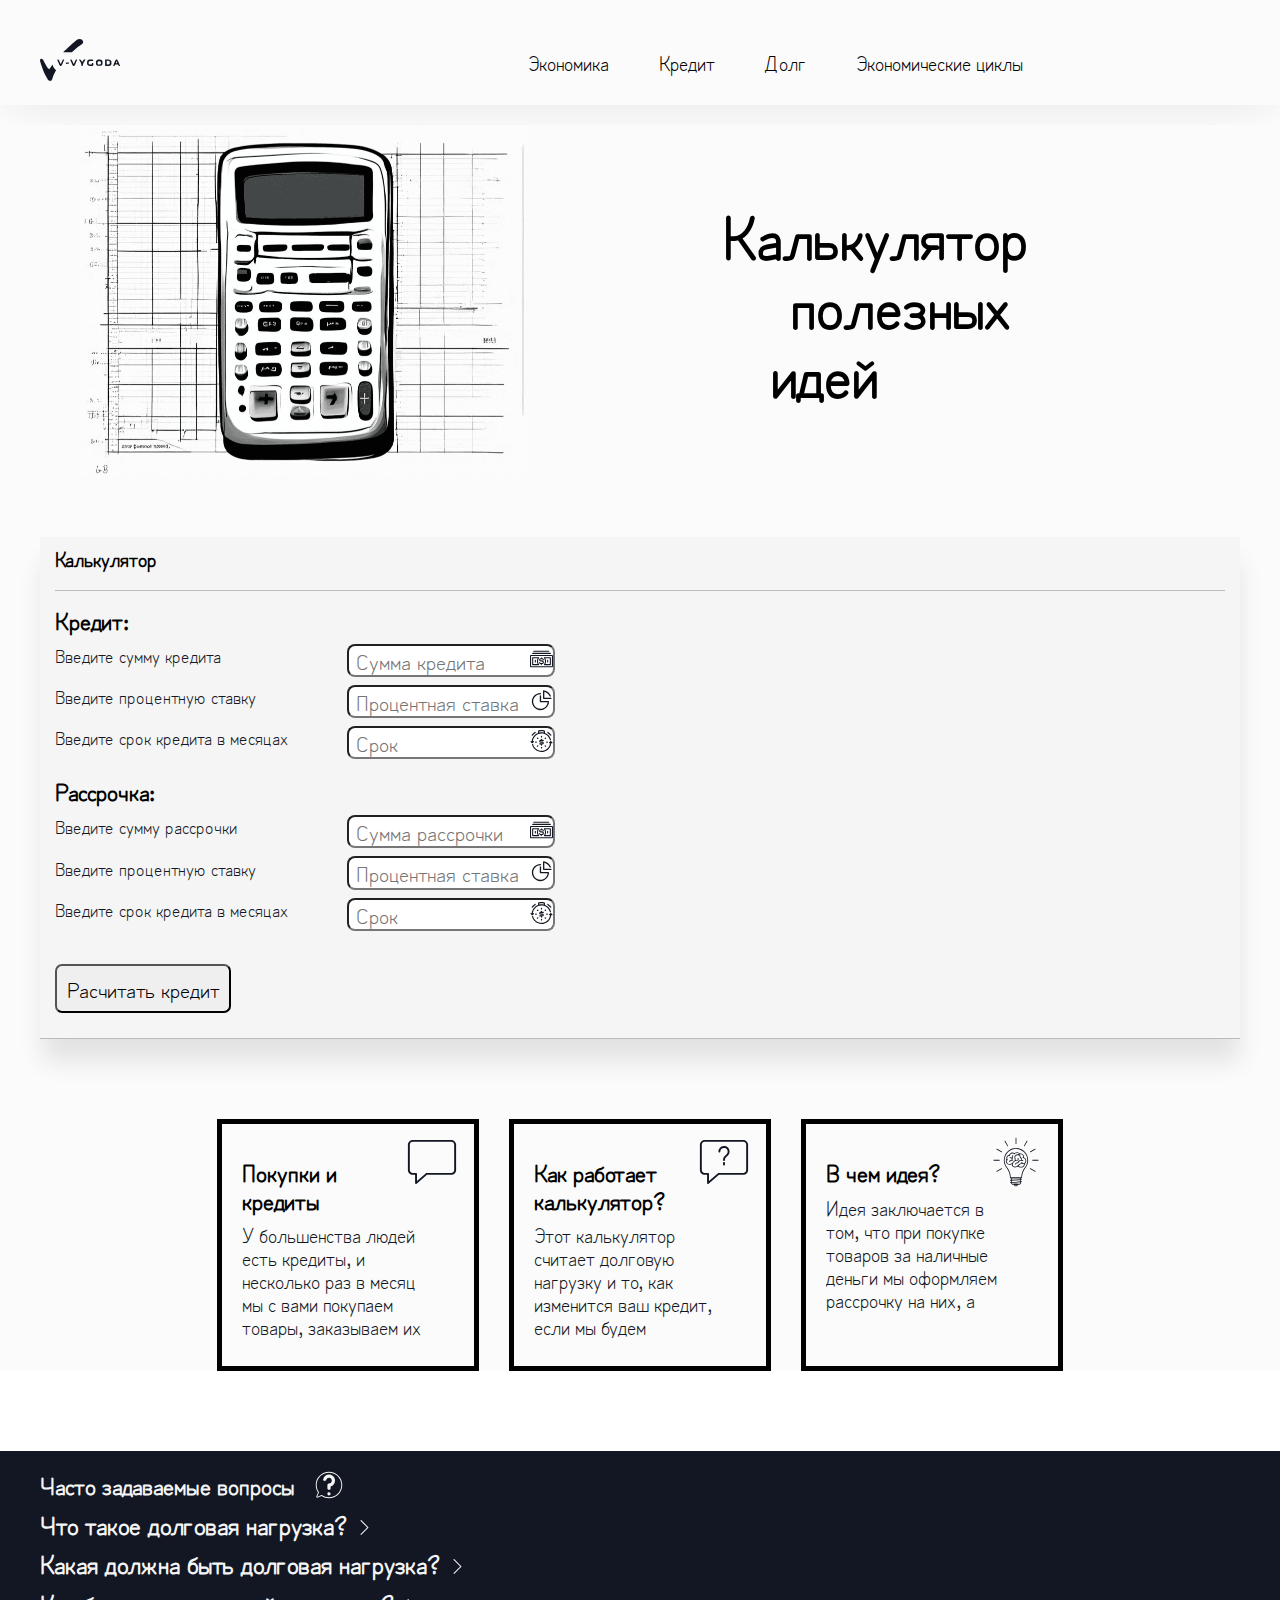
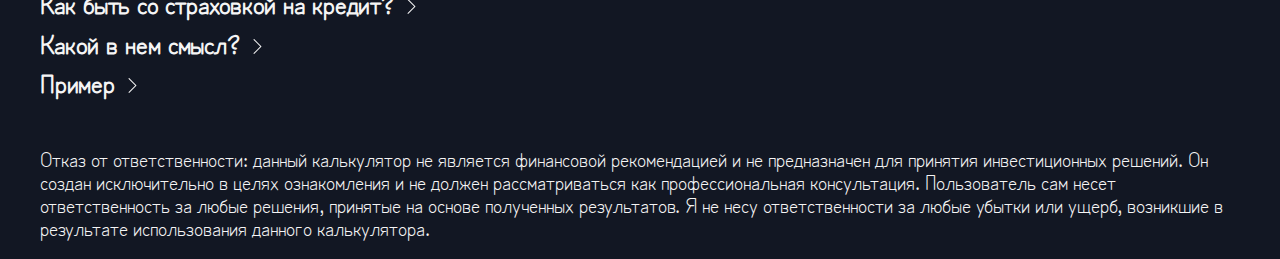
<file: index.html>
<!DOCTYPE html>
<html lang="ru">

<head>
  <meta charset="UTF-8">
  <meta name="viewport" content="width=device-width, initial-scale=1.0">
  <title>Кредитный калькулятор, калькулятор полезных идей | V-Vygoda</title>
  <meta name="description"
    content="Калькулятор кредита и рассрочки.Кредитный калькулятор. Вычислите ежемесячный платеж и общую сумму, которую нужно заплатить за кредит с досрочным погашением. Калькулятор полезных идей">
  <meta name="keywords" content="кредит, рассрочка, калькулятор, полезные идеи, досрочное погашение">
  <meta name="author" content="Артём">
  <meta name="copyright" content="Копирайт v-vygoda">
  <meta name="url" content="https://www.v-vygoda.com/">
  <meta name="application-name" content="Калькулятор полезных идей">
  <meta name="theme-color" content="#ffffff">



  <link rel="stylesheet" href="./css/normalize.css">
  <link rel="stylesheet" href="./css/style.css">
  <link rel="stylesheet" href="./css/media.css">
  <link type="image/x-icon" rel="shortcut icon" href="./img/favicon.png">



  <!-- <script type="text/javascript" async="" src="https://www.google-analytics.com/analytics.js"></script>
  <script type="text/javascript" async=""
    src="https://www.googletagmanager.com/gtag/js?id=G-1P9L5C5TBK&amp;l=dataLayer&amp;cx=c"></script>
  <script async="" src="https://mc.yandex.ru/metrika/tag.js"></script> -->
  <!-- <script async="" crossorigin="anonymous" src="https://yastatic.net/safeframe-bundles/0.83/host.js"></script> что то связано с рекламными блоками -->


  <script defer src="./index_common.js"></script>
  <script defer src="./item.js"></script>
  <script>
    document.addEventListener('DOMContentLoaded', function () {

      const items = document.querySelectorAll('.footer__item');

      items.forEach((item) => {
        const h3 = item.querySelector('h3');
        const p = item.querySelector('p');
        const svg = item.querySelector('.footer__link');

        h3.addEventListener('click', () => {
          p.style.display = p.style.display === 'block' ? 'none' : 'block';
        });

        svg.addEventListener('click', () => {
          p.style.display = p.style.display === 'block' ? 'none' : 'block';
        });
      });


      const input1 = document.getElementById('summ__credit');
      const input2 = document.getElementById('percentages');
      const input3 = document.getElementById('termCredit');
      const input4 = document.getElementById('summ__credit__com');
      const input5 = document.getElementById('percentages__com');
      const input6 = document.getElementById('termCredit__com');



      function addSpacesToInput(input) {
        input.addEventListener('input', function () {
          const value = this.value.replace(/\s+/g, '');
          const formattedValue = value.replace(/(\d)(?=(\d{3})+$)/g, '$1 ');
          this.value = formattedValue;
        });
      }
      addSpacesToInput(input1);
      addSpacesToInput(input2);
      addSpacesToInput(input3);
      addSpacesToInput(input4);
      addSpacesToInput(input5);
      addSpacesToInput(input6);

      function restrictInputToNumbers(inputField) {
        inputField.addEventListener('keypress', function (event) {
          if (!/\d/.test(String.fromCharCode(event.keyCode))) {
            event.preventDefault();
          }
        });
      }
      restrictInputToNumbers(input1);
      restrictInputToNumbers(input2);
      restrictInputToNumbers(input3);
      restrictInputToNumbers(input4);
      restrictInputToNumbers(input5);
      restrictInputToNumbers(input6);

    });  
  </script>

</head>

<body>
  <header class="header">
    <div class="container header__container flex">
      <a href="#" class="logo">
        <svg width="120" height="80" class="logo__svg" viewBox="0 0 63 33" fill="none"
          xmlns="http://www.w3.org/2000/svg">
          <path
            d="M29.1205 0.456123C28.372 0.91222 22.5092 6.19759 19.5903 9.09515L18.2181 10.4366L21.661 10.4634H25.1038L27.5238 8.18295C28.9209 6.86832 30.7671 5.44637 31.8648 4.82929C33.9355 3.64881 34.2847 3.11222 33.8357 1.82442C33.3866 0.56344 32.5883 2.51159e-05 31.1912 2.51159e-05C30.4677 2.51159e-05 29.5945 0.18783 29.1205 0.456123Z" />
          <path
            d="M0.355234 15.8561C-0.218573 16.4732 -0.193625 16.661 1.15357 20.739C2.50077 24.8171 3.47375 27.1244 5.02054 29.9683C6.44258 32.5707 6.8667 33 8.06421 33C9.01224 33 9.4613 32.4098 9.96027 30.4512C10.2097 29.5659 10.8833 27.9024 11.5071 26.7488L12.6297 24.6561L11.5071 23.3146C10.8833 22.5902 10.2596 21.5439 10.11 21.0341L9.81058 20.0683L8.53822 21.9732L7.29082 23.878L6.54237 23.261C6.11825 22.9122 5.07043 21.2756 4.19725 19.5854C3.32406 17.922 2.45088 16.339 2.22634 16.0707C1.62759 15.3463 0.904093 15.2659 0.355234 15.8561Z" />
          <path
            d="M13.6775 16.4195C13.7524 16.6073 14.2264 17.761 14.7254 18.9683C15.5736 20.9537 15.7482 21.1951 16.322 21.1951C16.9208 21.1951 17.0954 20.9268 17.9686 18.861C18.5175 17.5732 19.0164 16.4463 19.0414 16.3122C19.0913 16.2049 18.8667 16.0976 18.5175 16.0976C17.9936 16.0976 17.794 16.3659 17.2202 17.8415C16.821 18.8073 16.4468 19.5854 16.347 19.5854C16.2472 19.5854 15.848 18.8073 15.4738 17.8415C14.875 16.3659 14.6755 16.0976 14.1515 16.0976C13.7773 16.0976 13.6027 16.2317 13.6775 16.4195Z" />
          <path
            d="M23.9063 16.4195C23.9811 16.6073 24.4551 17.761 24.9541 18.9683C25.8023 20.9537 25.977 21.1951 26.5508 21.1951C27.1495 21.1951 27.3242 20.9268 28.1973 18.861C28.7462 17.5732 29.2452 16.4463 29.2701 16.3122C29.32 16.2049 29.0955 16.0976 28.7462 16.0976C28.2223 16.0976 28.0227 16.3659 27.4489 17.8415C27.0497 18.8073 26.6755 19.5854 26.5757 19.5854C26.4759 19.5854 26.0768 18.8073 25.7025 17.8415C25.1038 16.3659 24.9042 16.0976 24.3803 16.0976C24.0061 16.0976 23.8314 16.2317 23.9063 16.4195Z" />
          <path
            d="M30.8169 16.2317C30.8169 16.3122 31.216 17.0098 31.69 17.7878C32.3138 18.7537 32.5632 19.4781 32.5632 20.1756C32.5632 21.0878 32.6381 21.1951 33.1869 21.1951C33.7358 21.1951 33.8106 21.0878 33.8106 20.3098C33.8106 19.8268 34.0851 19.022 34.3844 18.5122C34.7088 18.0024 35.1828 17.2512 35.4323 16.822L35.8564 16.0976H35.1329C34.5341 16.0976 34.2847 16.2854 33.9104 17.0366C33.661 17.5463 33.3616 17.9756 33.2867 17.9756C33.1869 17.9756 32.8626 17.5463 32.5632 17.0366C32.189 16.3927 31.8397 16.0976 31.4156 16.0976C31.0913 16.0976 30.8169 16.1512 30.8169 16.2317Z" />
          <path
            d="M38.1267 16.3659C37.8273 16.5 37.478 16.8488 37.3283 17.1439C37.029 17.7342 36.9541 19.2903 37.2036 19.9878C37.4531 20.6585 38.6755 21.1951 40.0227 21.1951C41.819 21.1951 42.0435 21.0342 42.0435 19.8268C42.0435 18.8878 41.9687 18.7805 41.4198 18.7805C40.9209 18.7805 40.7961 18.9146 40.7961 19.4512C40.7961 20.0415 40.6963 20.122 39.8481 20.122C38.7005 20.122 38.3013 19.7463 38.3013 18.6195C38.3013 17.4122 38.8003 17.0903 40.4468 17.2244C41.5196 17.3317 41.8689 17.2512 41.9687 16.9561C42.0435 16.7415 41.9687 16.4732 41.7691 16.339C41.32 16.0439 38.8502 16.0707 38.1267 16.3659Z" />
          <path
            d="M44.7379 16.6341C44.1392 17.1439 44.0394 17.4122 44.0394 18.6195C44.0394 20.578 44.5633 21.061 46.659 21.061C48.7546 21.061 49.2785 20.578 49.2785 18.6463C49.2785 16.8219 48.7795 16.3122 46.8336 16.1512C45.661 16.0707 45.2868 16.1512 44.7379 16.6341ZM47.6319 17.6C48.1059 17.7878 48.1808 19.3171 47.7317 19.8C47.4074 20.1488 46.3346 20.2293 45.686 19.961C45.187 19.7732 45.1371 17.8146 45.6111 17.6268C46.0602 17.4122 47.1829 17.4122 47.6319 17.6Z" />
          <path
            d="M51.2744 18.6463V21.1951H52.896C54.6174 21.1951 55.8399 20.739 56.1143 19.9878C56.1892 19.7463 56.264 19.1293 56.264 18.6463C56.264 18.1634 56.1892 17.5463 56.1143 17.3049C55.8399 16.5537 54.6174 16.0976 52.896 16.0976H51.2744V18.6463ZM54.7172 17.4927C54.8919 17.6805 55.0166 18.2171 55.0166 18.7C55.0166 19.6927 54.4927 20.122 53.2952 20.122C52.5218 20.122 52.5218 20.122 52.5218 18.6463V17.1707H53.4698C53.9937 17.1707 54.5426 17.3049 54.7172 17.4927Z" />
          <path
            d="M58.9085 17.7878C57.3866 21.3829 57.4116 21.1951 58.16 21.1951C58.5842 21.1951 58.8586 21.0342 58.9334 20.6585C59.0332 20.2024 59.2827 20.122 60.3056 20.122C61.3285 20.122 61.5779 20.2024 61.6777 20.6585C61.7526 21.0073 62.027 21.1951 62.4012 21.1951C62.7256 21.1951 63 21.1146 63 21.0073C63 20.9 62.526 19.7463 61.9522 18.4585C61.054 16.3659 60.8544 16.0976 60.2806 16.0976C59.7318 16.1244 59.5322 16.3659 58.9085 17.7878ZM60.4553 18.9951C59.7817 19.1293 59.7068 18.9683 60.0312 18.0829L60.3056 17.3049L60.6299 18.1098C60.9293 18.8342 60.9293 18.9146 60.4553 18.9951Z" />
          <path
            d="M20.3387 19.0756C20.3387 19.5585 20.4634 19.6122 21.5112 19.5317C22.4093 19.4781 22.7337 19.3439 22.7836 18.9683C22.8584 18.5927 22.6838 18.5122 21.611 18.5122C20.4883 18.5122 20.3387 18.5927 20.3387 19.0756Z" />
        </svg>
      </a>
      <button class="header__btn">
        <svg width="24" height="24" viewBox="0 0 24 24" fill="none" xmlns="http://www.w3.org/2000/svg">
          <path d="M2 5H22V7H2V5Z" fill="black" />
          <path d="M2 11H22V13H2V11Z" fill="black" />
          <path d="M2 17H22V19H2V17Z" fill="black" />
        </svg>

      </button>
      <nav class="header__nav nav">
        <ul class="nav__list flex">
          <li class="nav__item"><a href="./economy.html" class="nav__link">Экономика</a></li>
          <li class="nav__item"><a href="#" class="nav__link">Кредит</a></li>
          <li class="nav__item"><a href="#" class="nav__link">Долг</a></li>
          <li class="nav__item"><a href="#" class="nav__link">Экономические циклы</a></li>
        </ul>
      </nav>


    </div>
  </header>
  <main class="main">
    <section class="hero">
      <div class="hero__container flex">
        <picture class="hero__picture">
          <!-- <source media="(max-width: 1440px)" srcset="./img/guests__img1-768.png"> -->
          <img src="./img/Calc__img.png" class="hero__img" alt="Изображение калькулятора">
        </picture>
        <div class="hero__title" aria-label="Заголовок 1 уровня, Калькулятор полезных идей">
          <h1 class="hero__title__span sp__1">Калькулятор </h1>
          <h1 class="hero__title__span sp__2">полезных </h1>
          <h1 class="hero__title__span sp__3">идей</h1>
        </div>
      </div>
    </section>

    <section class="calc" id="calc">
      <div class="container calc__container">
        <nav class="nav calc__nav">
          <ul class="calc__list flex">
            <li class="calc__item"><a href="./index.html" class="calc__link">Калькулятор</a></li>
          </ul>
        </nav>

        <form action="#" class="calc__form form" id="calc__form">
          <div class="form__container flex">

            <div class="form__input ">
              <h2 class="form__subtitle">Кредит:</h2>
              <div class="input__div flex">
                <span class="form__text text">Введите сумму кредита</span>
                <div class="calc__input">
                  <input type="text" min="0" required class="input__form__calc" id="summ__credit"
                    placeholder="Сумма кредита">
                  <svg width="43" height="31" class="input__svg svg1" viewBox="0 0 43 31" fill="none"
                    xmlns="http://www.w3.org/2000/svg">
                    <path
                      d="M15 19.5C15 17.295 15.655 15.198 16.844 13.596C17.069 13.293 17.104 12.888 16.934 12.551C16.764 12.213 16.418 12 16.041 12H5C4.448 12 4 12.448 4 13V26C4 26.553 4.448 27 5 27H16.041C16.419 27 16.765 26.787 16.934 26.449C17.104 26.112 17.069 25.707 16.844 25.404C15.655 23.802 15 21.705 15 19.5ZM14.261 25H6V14H14.261C13.44 15.644 13 17.541 13 19.5C13 21.459 13.44 23.356 14.261 25ZM38 12H26.959C26.581 12 26.235 12.213 26.065 12.551C25.895 12.888 25.93 13.293 26.156 13.596C27.345 15.197 28 17.294 28 19.5C28 21.706 27.345 23.803 26.156 25.403C25.93 25.707 25.895 26.111 26.065 26.449C26.235 26.787 26.581 27 26.959 27H38C38.553 27 39 26.553 39 26V13C39 12.448 38.553 12 38 12ZM37 25H28.739C29.56 23.356 30 21.459 30 19.5C30 17.541 29.56 15.644 28.739 14H37V25ZM41 8H2C0.897 8 0 8.897 0 10V29C0 30.103 0.897 31 2 31H41C42.103 31 43 30.103 43 29V10C43 8.897 42.103 8 41 8ZM2 29V10H41L41.002 29H2ZM26 21.5C26 23.43 24.43 25 22.5 25H22V26C22 26.553 21.552 27 21 27C20.448 27 20 26.553 20 26V25C18.346 25 17 23.654 17 22C17 21.447 17.448 21 18 21C18.552 21 19 21.447 19 22C19 22.552 19.449 23 20 23H22.5C23.327 23 24 22.327 24 21.5C24 20.673 23.327 20 22.5 20H20C18.346 20 17 18.654 17 17C17 15.346 18.346 14 20 14H21V13C21 12.448 21.448 12 22 12C22.553 12 23 12.448 23 13V14C24.654 14 26 15.346 26 17C26 17.553 25.553 18 25 18C24.447 18 24 17.553 24 17C24 16.449 23.552 16 23 16H20C19.449 16 19 16.449 19 17C19 17.552 19.449 18 20 18H22.5C24.43 18 26 19.57 26 21.5ZM11 18V21C11 21.553 10.552 22 10 22C9.448 22 9 21.553 9 21V18C9 17.447 9.448 17 10 17C10.552 17 11 17.447 11 18ZM32 21V18C32 17.447 32.447 17 33 17C33.553 17 34 17.447 34 18V21C34 21.553 33.553 22 33 22C32.447 22 32 21.553 32 21ZM4 5C4 4.448 4.448 4 5 4H38C38.553 4 39 4.448 39 5C39 5.552 38.553 6 38 6H5C4.448 6 4 5.552 4 5ZM6 1C6 0.448 6.448 0 7 0H35C35.553 0 36 0.448 36 1C36 1.552 35.553 2 35 2H7C6.448 2 6 1.552 6 1Z" />
                  </svg>
                </div>
              </div>
              <div class="input__div flex">
                <span class="form__text text">Введите процентную ставку</span>
                <div class="calc__input">
                  <input type="text" min="0" max="100" required class="input__form__calc" id="percentages" step="0.01"
                    placeholder="Процентная ставка">
                  <svg width="43" height="31" class="input__svg svg2" viewBox="0 0 10 10" fill="none"
                    xmlns="http://www.w3.org/2000/svg">
                    <path
                      d="M9.31881 3.94507H6.29179V1.28995C7.3527 1.57455 8.24542 2.31458 8.719 3.32182C8.7893 3.47225 8.96769 3.5365 9.11812 3.46545C9.26779 3.39477 9.33242 3.21637 9.26212 3.06671C8.65286 1.7726 7.4487 0.858327 6.04196 0.622107C5.9539 0.608123 5.86583 0.631934 5.79818 0.688627C5.7309 0.746075 5.69235 0.829603 5.69235 0.918044V4.24516C5.69235 4.41108 5.82615 4.54526 5.99207 4.54526H9.31881C9.48473 4.54526 9.6189 4.41108 9.6189 4.24516C9.6189 4.07962 9.48473 3.94507 9.31881 3.94507ZM8.11919 5.42211H4.82004V3.10979C4.82004 2.94463 4.68587 2.81008 4.51994 2.81008C4.35402 2.81008 4.21985 2.94463 4.21985 3.10979V5.7222C4.21985 5.88812 4.35402 6.02192 4.51994 6.02192H7.80587C7.65431 7.70154 6.2385 9.02135 4.51994 9.02135C2.70086 9.02135 1.22079 7.54129 1.22079 5.7222C1.22079 3.90274 2.70086 2.42267 4.51994 2.42267C4.68587 2.42267 4.82004 2.28812 4.82004 2.12296C4.82004 1.95704 4.68587 1.82286 4.51994 1.82286C2.37015 1.82286 0.620605 3.57203 0.620605 5.7222C0.620605 7.872 2.37015 9.62116 4.51994 9.62116C6.67012 9.62116 8.4189 7.872 8.4189 5.7222C8.4189 5.55628 8.28511 5.42211 8.11919 5.42211Z" />
                  </svg>
                </div>
              </div>
              <div class="input__div flex">
                <span class="form__text text">Введите срок кредита в месяцах</span>
                <div class="calc__input">
                  <input type="text" min="0" required class="input__form__calc" id="termCredit" placeholder="Срок">
                  <svg width="38" height="38" class="input__svg svg3" viewBox="0 0 38 38" fill="none"
                    xmlns="http://www.w3.org/2000/svg">
                    <path
                      d="M18 12V11C18 10.448 18.448 9.99999 19 9.99999C19.552 9.99999 20 10.448 20 11V12C20 12.552 19.552 13 19 13C18.448 13 18 12.552 18 12ZM11.929 15.343C12.124 15.538 12.38 15.636 12.636 15.636C12.892 15.636 13.148 15.538 13.343 15.343C13.734 14.952 13.734 14.32 13.343 13.929L12.635 13.221C12.244 12.83 11.612 12.83 11.221 13.221C10.83 13.612 10.83 14.244 11.221 14.635L11.929 15.343ZM10 20H9.00001C8.44801 20 8.00001 20.448 8.00001 21C8.00001 21.553 8.44801 22 9.00001 22H10C10.552 22 11 21.553 11 21C11 20.448 10.552 20 10 20ZM11.929 29.071C12.185 29.071 12.441 28.973 12.636 28.778L13.344 28.071C13.735 27.681 13.735 27.048 13.344 26.657C12.953 26.266 12.32 26.266 11.929 26.657L11.221 27.364C10.83 27.754 10.83 28.387 11.221 28.778C11.417 28.974 11.673 29.071 11.929 29.071ZM19 29C18.448 29 18 29.447 18 30V31C18 31.553 18.448 32 19 32C19.552 32 20 31.553 20 31V30C20 29.447 19.552 29 19 29ZM24.657 28.071L25.364 28.778C25.559 28.973 25.815 29.071 26.071 29.071C26.327 29.071 26.583 28.973 26.778 28.778C27.169 28.387 27.169 27.755 26.778 27.364L26.071 26.657C25.68 26.266 25.048 26.266 24.657 26.657C24.266 27.048 24.267 27.681 24.657 28.071ZM28 22H29C29.553 22 30 21.553 30 21C30 20.448 29.553 20 29 20H28C27.447 20 27 20.448 27 21C27 21.553 27.447 22 28 22ZM25.364 15.636C25.62 15.636 25.876 15.538 26.071 15.343L26.778 14.635C27.169 14.244 27.169 13.611 26.778 13.22C26.387 12.83 25.755 12.83 25.364 13.22L24.657 13.928C24.266 14.319 24.266 14.952 24.657 15.343C24.853 15.539 25.108 15.636 25.364 15.636ZM17.5 19H22C22.553 19 23 18.552 23 18C23 17.448 22.553 17 22 17H20V16C20 15.448 19.552 15 19 15C18.448 15 18 15.448 18 16V17H17.5C16.122 17 15 18.122 15 19.5C15 20.878 16.122 22 17.5 22H20.5C20.775 22 21 22.225 21 22.5C21 22.775 20.775 23 20.5 23H16C15.448 23 15 23.447 15 24C15 24.553 15.448 25 16 25H18V26C18 26.553 18.448 27 19 27C19.552 27 20 26.553 20 26V25H20.5C21.879 25 23 23.879 23 22.5C23 21.121 21.879 20 20.5 20H17.5C17.224 20 17 19.776 17 19.5C17 19.224 17.224 19 17.5 19ZM3.00001 23C2.74401 23 2.48801 22.902 2.29301 22.707L0.293006 20.707C-0.0979941 20.316 -0.0979941 19.684 0.293006 19.293C0.684006 18.902 1.31601 18.902 1.70701 19.293L2.06801 19.654C2.59501 12.974 6.99401 7.38099 13.021 5.10599C13.017 5.06999 13 5.03799 13 4.99999V1.99999C13 1.96399 13.017 1.93299 13.021 1.89799C13.02 1.89299 13.016 1.88999 13.015 1.88499C12.877 1.34999 13.198 0.803993 13.733 0.665993C17.154 -0.219007 20.846 -0.219007 24.269 0.665993C24.804 0.803993 25.125 1.34999 24.987 1.88499C24.986 1.88999 24.982 1.89299 24.981 1.89799C24.983 1.93299 25 1.96399 25 1.99999V4.99999C25 5.03399 24.984 5.06299 24.981 5.09599C30.056 7.00299 34.054 11.267 35.465 16.751C35.603 17.286 35.28 17.831 34.745 17.969C34.22 18.106 33.666 17.785 33.527 17.25C31.822 10.626 25.849 5.99999 19 5.99999C11.232 5.99999 4.82601 11.936 4.07501 19.51L4.29301 19.292C4.68401 18.901 5.31601 18.901 5.70701 19.292C6.09801 19.683 6.09801 20.315 5.70701 20.706L3.70701 22.706C3.51201 22.902 3.25601 23 3.00001 23ZM15 4.49499C16.285 4.18299 17.62 3.99999 19 3.99999C20.372 3.99999 21.711 4.17199 23 4.48299V2.43099C20.381 1.87099 17.62 1.87099 15 2.43099V4.49499ZM37.707 21.293L35.707 19.293C35.316 18.902 34.684 18.902 34.293 19.293L32.293 21.293C31.902 21.684 31.902 22.316 32.293 22.707C32.684 23.098 33.316 23.098 33.707 22.707L33.925 22.489C33.174 30.064 26.769 36 19 36C12.151 36 6.17701 31.374 4.47201 24.751C4.33401 24.216 3.79101 23.895 3.25401 24.031C2.71901 24.169 2.39801 24.715 2.53501 25.249C4.46801 32.757 11.238 38 19 38C27.92 38 35.242 31.091 35.932 22.346L36.293 22.707C36.488 22.902 36.744 23 37 23C37.256 23 37.512 22.902 37.707 22.707C38.098 22.316 38.098 21.684 37.707 21.293ZM2.99701 9.99999C3.30101 9.99999 3.60101 9.86199 3.79701 9.60099C5.13901 7.81399 6.76801 6.29099 8.63701 5.07199C9.10001 4.76999 9.23001 4.15099 8.92901 3.68799C8.62801 3.22499 8.00801 3.09499 7.54501 3.39599C5.48001 4.74299 3.68001 6.42599 2.19801 8.39899C1.86601 8.83999 1.95501 9.46699 2.39701 9.79899C2.57801 9.93499 2.78801 9.99999 2.99701 9.99999ZM29.363 5.07199C31.233 6.29199 32.862 7.81599 34.202 9.60099C34.398 9.86299 34.699 9.99999 35.003 9.99999C35.212 9.99999 35.423 9.93499 35.603 9.79999C36.044 9.46799 36.133 8.84199 35.802 8.39999C34.322 6.42799 32.523 4.74499 30.455 3.39699C29.996 3.09599 29.375 3.22499 29.071 3.68799C28.77 4.15099 28.9 4.76999 29.363 5.07199Z" />
                  </svg>
                </div>
              </div>
            </div>

            <div class="form__input form__input__com">
              <h2 class="form__subtitle">Рассрочка:</h2>
              <div class="input__div flex">
                <span class="form__text text">Введите сумму рассрочки</span>
                <div class="calc__input">
                  <input type="text" min="0" required class="input__form__calc" id="summ__credit__com"
                    placeholder="Сумма рассрочки">
                  <svg width="43" height="31" class="input__svg svg4" viewBox="0 0 43 31" fill="none"
                    xmlns="http://www.w3.org/2000/svg">
                    <path
                      d="M15 19.5C15 17.295 15.655 15.198 16.844 13.596C17.069 13.293 17.104 12.888 16.934 12.551C16.764 12.213 16.418 12 16.041 12H5C4.448 12 4 12.448 4 13V26C4 26.553 4.448 27 5 27H16.041C16.419 27 16.765 26.787 16.934 26.449C17.104 26.112 17.069 25.707 16.844 25.404C15.655 23.802 15 21.705 15 19.5ZM14.261 25H6V14H14.261C13.44 15.644 13 17.541 13 19.5C13 21.459 13.44 23.356 14.261 25ZM38 12H26.959C26.581 12 26.235 12.213 26.065 12.551C25.895 12.888 25.93 13.293 26.156 13.596C27.345 15.197 28 17.294 28 19.5C28 21.706 27.345 23.803 26.156 25.403C25.93 25.707 25.895 26.111 26.065 26.449C26.235 26.787 26.581 27 26.959 27H38C38.553 27 39 26.553 39 26V13C39 12.448 38.553 12 38 12ZM37 25H28.739C29.56 23.356 30 21.459 30 19.5C30 17.541 29.56 15.644 28.739 14H37V25ZM41 8H2C0.897 8 0 8.897 0 10V29C0 30.103 0.897 31 2 31H41C42.103 31 43 30.103 43 29V10C43 8.897 42.103 8 41 8ZM2 29V10H41L41.002 29H2ZM26 21.5C26 23.43 24.43 25 22.5 25H22V26C22 26.553 21.552 27 21 27C20.448 27 20 26.553 20 26V25C18.346 25 17 23.654 17 22C17 21.447 17.448 21 18 21C18.552 21 19 21.447 19 22C19 22.552 19.449 23 20 23H22.5C23.327 23 24 22.327 24 21.5C24 20.673 23.327 20 22.5 20H20C18.346 20 17 18.654 17 17C17 15.346 18.346 14 20 14H21V13C21 12.448 21.448 12 22 12C22.553 12 23 12.448 23 13V14C24.654 14 26 15.346 26 17C26 17.553 25.553 18 25 18C24.447 18 24 17.553 24 17C24 16.449 23.552 16 23 16H20C19.449 16 19 16.449 19 17C19 17.552 19.449 18 20 18H22.5C24.43 18 26 19.57 26 21.5ZM11 18V21C11 21.553 10.552 22 10 22C9.448 22 9 21.553 9 21V18C9 17.447 9.448 17 10 17C10.552 17 11 17.447 11 18ZM32 21V18C32 17.447 32.447 17 33 17C33.553 17 34 17.447 34 18V21C34 21.553 33.553 22 33 22C32.447 22 32 21.553 32 21ZM4 5C4 4.448 4.448 4 5 4H38C38.553 4 39 4.448 39 5C39 5.552 38.553 6 38 6H5C4.448 6 4 5.552 4 5ZM6 1C6 0.448 6.448 0 7 0H35C35.553 0 36 0.448 36 1C36 1.552 35.553 2 35 2H7C6.448 2 6 1.552 6 1Z" />
                  </svg>
                </div>
              </div>
              <div class="input__div flex">
                <span class="form__text text">Введите процентную ставку</span>
                <div class="calc__input">
                  <input type="text" min="0" max="100" required class="input__form__calc" id="percentages__com"
                    step="0.01" placeholder="Процентная ставка">
                  <svg width="43" height="31" class="input__svg svg5" viewBox="0 0 10 10" fill="none"
                    xmlns="http://www.w3.org/2000/svg">
                    <path
                      d="M9.31881 3.94507H6.29179V1.28995C7.3527 1.57455 8.24542 2.31458 8.719 3.32182C8.7893 3.47225 8.96769 3.5365 9.11812 3.46545C9.26779 3.39477 9.33242 3.21637 9.26212 3.06671C8.65286 1.7726 7.4487 0.858327 6.04196 0.622107C5.9539 0.608123 5.86583 0.631934 5.79818 0.688627C5.7309 0.746075 5.69235 0.829603 5.69235 0.918044V4.24516C5.69235 4.41108 5.82615 4.54526 5.99207 4.54526H9.31881C9.48473 4.54526 9.6189 4.41108 9.6189 4.24516C9.6189 4.07962 9.48473 3.94507 9.31881 3.94507ZM8.11919 5.42211H4.82004V3.10979C4.82004 2.94463 4.68587 2.81008 4.51994 2.81008C4.35402 2.81008 4.21985 2.94463 4.21985 3.10979V5.7222C4.21985 5.88812 4.35402 6.02192 4.51994 6.02192H7.80587C7.65431 7.70154 6.2385 9.02135 4.51994 9.02135C2.70086 9.02135 1.22079 7.54129 1.22079 5.7222C1.22079 3.90274 2.70086 2.42267 4.51994 2.42267C4.68587 2.42267 4.82004 2.28812 4.82004 2.12296C4.82004 1.95704 4.68587 1.82286 4.51994 1.82286C2.37015 1.82286 0.620605 3.57203 0.620605 5.7222C0.620605 7.872 2.37015 9.62116 4.51994 9.62116C6.67012 9.62116 8.4189 7.872 8.4189 5.7222C8.4189 5.55628 8.28511 5.42211 8.11919 5.42211Z" />
                  </svg>
                </div>
              </div>
              <div class="input__div flex">
                <span class="form__text text">Введите срок кредита в месяцах</span>
                <div class="calc__input">
                  <input type="text" min="0" required class="input__form__calc" id="termCredit__com" placeholder="Срок">
                  <svg width="38" height="38" class="input__svg svg6" viewBox="0 0 38 38" fill="none"
                    xmlns="http://www.w3.org/2000/svg">
                    <path
                      d="M18 12V11C18 10.448 18.448 9.99999 19 9.99999C19.552 9.99999 20 10.448 20 11V12C20 12.552 19.552 13 19 13C18.448 13 18 12.552 18 12ZM11.929 15.343C12.124 15.538 12.38 15.636 12.636 15.636C12.892 15.636 13.148 15.538 13.343 15.343C13.734 14.952 13.734 14.32 13.343 13.929L12.635 13.221C12.244 12.83 11.612 12.83 11.221 13.221C10.83 13.612 10.83 14.244 11.221 14.635L11.929 15.343ZM10 20H9.00001C8.44801 20 8.00001 20.448 8.00001 21C8.00001 21.553 8.44801 22 9.00001 22H10C10.552 22 11 21.553 11 21C11 20.448 10.552 20 10 20ZM11.929 29.071C12.185 29.071 12.441 28.973 12.636 28.778L13.344 28.071C13.735 27.681 13.735 27.048 13.344 26.657C12.953 26.266 12.32 26.266 11.929 26.657L11.221 27.364C10.83 27.754 10.83 28.387 11.221 28.778C11.417 28.974 11.673 29.071 11.929 29.071ZM19 29C18.448 29 18 29.447 18 30V31C18 31.553 18.448 32 19 32C19.552 32 20 31.553 20 31V30C20 29.447 19.552 29 19 29ZM24.657 28.071L25.364 28.778C25.559 28.973 25.815 29.071 26.071 29.071C26.327 29.071 26.583 28.973 26.778 28.778C27.169 28.387 27.169 27.755 26.778 27.364L26.071 26.657C25.68 26.266 25.048 26.266 24.657 26.657C24.266 27.048 24.267 27.681 24.657 28.071ZM28 22H29C29.553 22 30 21.553 30 21C30 20.448 29.553 20 29 20H28C27.447 20 27 20.448 27 21C27 21.553 27.447 22 28 22ZM25.364 15.636C25.62 15.636 25.876 15.538 26.071 15.343L26.778 14.635C27.169 14.244 27.169 13.611 26.778 13.22C26.387 12.83 25.755 12.83 25.364 13.22L24.657 13.928C24.266 14.319 24.266 14.952 24.657 15.343C24.853 15.539 25.108 15.636 25.364 15.636ZM17.5 19H22C22.553 19 23 18.552 23 18C23 17.448 22.553 17 22 17H20V16C20 15.448 19.552 15 19 15C18.448 15 18 15.448 18 16V17H17.5C16.122 17 15 18.122 15 19.5C15 20.878 16.122 22 17.5 22H20.5C20.775 22 21 22.225 21 22.5C21 22.775 20.775 23 20.5 23H16C15.448 23 15 23.447 15 24C15 24.553 15.448 25 16 25H18V26C18 26.553 18.448 27 19 27C19.552 27 20 26.553 20 26V25H20.5C21.879 25 23 23.879 23 22.5C23 21.121 21.879 20 20.5 20H17.5C17.224 20 17 19.776 17 19.5C17 19.224 17.224 19 17.5 19ZM3.00001 23C2.74401 23 2.48801 22.902 2.29301 22.707L0.293006 20.707C-0.0979941 20.316 -0.0979941 19.684 0.293006 19.293C0.684006 18.902 1.31601 18.902 1.70701 19.293L2.06801 19.654C2.59501 12.974 6.99401 7.38099 13.021 5.10599C13.017 5.06999 13 5.03799 13 4.99999V1.99999C13 1.96399 13.017 1.93299 13.021 1.89799C13.02 1.89299 13.016 1.88999 13.015 1.88499C12.877 1.34999 13.198 0.803993 13.733 0.665993C17.154 -0.219007 20.846 -0.219007 24.269 0.665993C24.804 0.803993 25.125 1.34999 24.987 1.88499C24.986 1.88999 24.982 1.89299 24.981 1.89799C24.983 1.93299 25 1.96399 25 1.99999V4.99999C25 5.03399 24.984 5.06299 24.981 5.09599C30.056 7.00299 34.054 11.267 35.465 16.751C35.603 17.286 35.28 17.831 34.745 17.969C34.22 18.106 33.666 17.785 33.527 17.25C31.822 10.626 25.849 5.99999 19 5.99999C11.232 5.99999 4.82601 11.936 4.07501 19.51L4.29301 19.292C4.68401 18.901 5.31601 18.901 5.70701 19.292C6.09801 19.683 6.09801 20.315 5.70701 20.706L3.70701 22.706C3.51201 22.902 3.25601 23 3.00001 23ZM15 4.49499C16.285 4.18299 17.62 3.99999 19 3.99999C20.372 3.99999 21.711 4.17199 23 4.48299V2.43099C20.381 1.87099 17.62 1.87099 15 2.43099V4.49499ZM37.707 21.293L35.707 19.293C35.316 18.902 34.684 18.902 34.293 19.293L32.293 21.293C31.902 21.684 31.902 22.316 32.293 22.707C32.684 23.098 33.316 23.098 33.707 22.707L33.925 22.489C33.174 30.064 26.769 36 19 36C12.151 36 6.17701 31.374 4.47201 24.751C4.33401 24.216 3.79101 23.895 3.25401 24.031C2.71901 24.169 2.39801 24.715 2.53501 25.249C4.46801 32.757 11.238 38 19 38C27.92 38 35.242 31.091 35.932 22.346L36.293 22.707C36.488 22.902 36.744 23 37 23C37.256 23 37.512 22.902 37.707 22.707C38.098 22.316 38.098 21.684 37.707 21.293ZM2.99701 9.99999C3.30101 9.99999 3.60101 9.86199 3.79701 9.60099C5.13901 7.81399 6.76801 6.29099 8.63701 5.07199C9.10001 4.76999 9.23001 4.15099 8.92901 3.68799C8.62801 3.22499 8.00801 3.09499 7.54501 3.39599C5.48001 4.74299 3.68001 6.42599 2.19801 8.39899C1.86601 8.83999 1.95501 9.46699 2.39701 9.79899C2.57801 9.93499 2.78801 9.99999 2.99701 9.99999ZM29.363 5.07199C31.233 6.29199 32.862 7.81599 34.202 9.60099C34.398 9.86299 34.699 9.99999 35.003 9.99999C35.212 9.99999 35.423 9.93499 35.603 9.79999C36.044 9.46799 36.133 8.84199 35.802 8.39999C34.322 6.42799 32.523 4.74499 30.455 3.39699C29.996 3.09599 29.375 3.22499 29.071 3.68799C28.77 4.15099 28.9 4.76999 29.363 5.07199Z" />
                  </svg>
                </div>
              </div>
            </div>
          </div>
          <button class="btn form__btn" id="form__btn">Расчитать кредит</button>
        </form>
      </div>
    </section>


    <section class="value">
      <ul class="hero__list flex">
        <li class="hero__item">
          <a href="#hero__link" class="hero__link" id="hero__link" pointer-events="none">
            <h2 class="hero__subtitle">Покупки и кредиты</h2>
            <p class="hero__text text">У большенства людей есть кредиты, и несколько раз в месяц мы с вами покупаем
              товары, заказываем
              их на маркетплейсах,
              покупаем в магазинах и т.д. Не важно, что это за товары, а важно то, что мы тратим наличные деньги,
              деньги,
              которые лежат у нас на карте.</p>
            <svg width="50" height="50" class="hero__icon" viewBox="0 0 34 30" fill="none"
              xmlns="http://www.w3.org/2000/svg">
              <path
                d="M0.612 3.29701V20.419C0.612 22.236 2.091 23.715 3.908 23.715H5.494L5.506 29.35C5.506 29.605 5.656 29.836 5.888 29.941C5.974 29.98 6.065 30 6.156 30C6.31 30 6.463 29.944 6.584 29.839L13.577 23.716H30.091C31.908 23.716 33.387 22.237 33.387 20.42V3.29701C33.387 1.48001 31.908 0.00100708 30.091 0.00100708H3.908C2.091 0.00100708 0.612 1.47901 0.612 3.29701ZM1.912 3.29701C1.912 2.19601 2.808 1.30201 3.908 1.30201H30.092C31.193 1.30201 32.088 2.19701 32.088 3.29701V20.419C32.088 21.52 31.192 22.414 30.092 22.414H13.333C13.175 22.414 13.023 22.472 12.905 22.575L6.803 27.918L6.792 23.064C6.792 22.706 6.584 22.575 6.142 22.415H3.907C2.806 22.415 1.911 21.52 1.911 20.42L1.912 3.29701Z" />
            </svg>

          </a>
        </li>

        <li class="hero__item">
          <a href="#hero__link2" class="hero__link" id="hero__link2" pointer-events="none">
            <h2 class="hero__subtitle">Как работает калькулятор?</h2>
            <p class="hero__text text">
              Этот калькулятор считает долговую нагрузку и то, как изменится ваш кредит, если мы будем пользоваться
              таким
              инструментом, как рассрочка. Ведь, покупая товары, мы сначала дожидаемся зарплаты, копим и только потом
              покупаем.
            </p>
            <svg width="50" height="50" class="hero__icon" viewBox="0 0 34 30" fill="none"
              xmlns="http://www.w3.org/2000/svg">
              <path
                d="M0.612 3.29701V20.419C0.612 22.236 2.091 23.715 3.908 23.715H5.494L5.506 29.35C5.506 29.605 5.656 29.836 5.888 29.941C5.974 29.98 6.065 30 6.156 30C6.31 30 6.463 29.944 6.584 29.839L13.577 23.716H30.091C31.908 23.716 33.387 22.237 33.387 20.42V3.29701C33.387 1.48001 31.908 0.00100708 30.091 0.00100708H3.908C2.091 0.00100708 0.612 1.47901 0.612 3.29701ZM1.912 3.29701C1.912 2.19601 2.808 1.30201 3.908 1.30201H30.092C31.193 1.30201 32.088 2.19701 32.088 3.29701V20.419C32.088 21.52 31.192 22.414 30.092 22.414H13.333C13.175 22.414 13.023 22.472 12.905 22.575L6.803 27.918L6.792 23.064C6.792 22.706 6.5 22.415 6.142 22.415H3.907C2.806 22.415 1.911 21.52 1.911 20.42L1.912 3.29701ZM13.201 7.91801C13.201 6.77901 13.705 5.71101 14.584 4.98601C15.462 4.26101 16.617 3.96901 17.755 4.19301C19.242 4.48101 20.436 5.67401 20.725 7.16201C20.981 8.48001 20.553 9.80601 19.579 10.707C19.41 10.863 19.25 11.007 19.098 11.144C18.103 12.036 17.649 12.442 17.649 13.702C17.649 14.061 17.358 14.352 16.999 14.352C16.64 14.352 16.349 14.061 16.349 13.702C16.349 11.862 17.179 11.118 18.23 10.176L18.696 9.75401C19.337 9.16101 19.618 8.28401 19.448 7.41101C19.26 6.43801 18.479 5.65901 17.507 5.47001C16.742 5.32201 15.998 5.50601 15.411 5.99101C14.832 6.46801 14.5 7.17101 14.5 7.92001C14.5 8.27901 14.209 8.57001 13.85 8.57001C13.491 8.57001 13.201 8.27701 13.201 7.91801ZM17.65 15.734V16.772C17.65 17.131 17.359 17.422 17 17.422C16.641 17.422 16.35 17.131 16.35 16.772V15.734C16.35 15.375 16.641 15.084 17 15.084C17.359 15.084 17.65 15.375 17.65 15.734Z" />
            </svg>
          </a>
        </li>

        <li class="hero__item">
          <a href="#hero__link3" class="hero__link" id="hero__link3" pointer-events="none">
            <h2 class="hero__subtitle">В чем идея?</h2>
            <p class="hero__text text">
              Идея заключается в том, что при покупке товаров за наличные деньги мы оформляем рассрочку на них, а
              деньги,
              которые мы собирались потратить на эти товары, кладем на досрочное погашение кредита (уменьшение
              платежа).Самое главное это накопить деньги на товар
            </p>
            <svg width="50" height="50" class="hero__icon" viewBox="0 0 46 50" fill="none"
              xmlns="http://www.w3.org/2000/svg">
              <path
                d="M14.3085 23.4043C14.2369 23.4039 14.1666 23.3845 14.1049 23.348C14.0432 23.3116 13.9923 23.2594 13.9574 23.1968C13.6639 22.6924 13.4809 22.1314 13.4203 21.551C13.3598 20.9706 13.4232 20.3839 13.6064 19.8298C14.0106 18.766 14.9947 18.0426 16.5266 17.6543C16.6296 17.6282 16.7387 17.644 16.83 17.6984C16.9213 17.7528 16.9872 17.8412 17.0133 17.9442C17.0394 18.0471 17.0235 18.1563 16.9691 18.2475C16.9148 18.3388 16.8264 18.4048 16.7234 18.4309C15.4574 18.75 14.6596 19.3192 14.3564 20.117C14.212 20.5622 14.1644 21.0331 14.2167 21.4982C14.269 21.9633 14.42 22.4118 14.6596 22.8138C14.7073 22.9059 14.7173 23.0128 14.6875 23.1121C14.6577 23.2114 14.5905 23.2952 14.5 23.3457C14.442 23.3808 14.3762 23.4009 14.3085 23.4043Z" />
              <path
                d="M16.4255 19.0053H16.3404C16.2376 18.9824 16.1481 18.9198 16.0913 18.8311C16.0345 18.7424 16.0151 18.6349 16.0372 18.5319C16.1625 17.9964 16.3955 17.492 16.722 17.0494C17.0484 16.6068 17.4616 16.2353 17.9362 15.9574C18.9575 15.4255 20.2128 15.5 21.6596 16.1436C21.7575 16.1868 21.8344 16.267 21.8733 16.3667C21.9121 16.4664 21.9099 16.5775 21.867 16.6755C21.8457 16.724 21.815 16.7678 21.7766 16.8043C21.7382 16.8408 21.693 16.8693 21.6434 16.8881C21.5939 16.9069 21.5412 16.9157 21.4882 16.9139C21.4353 16.9121 21.3832 16.8998 21.3351 16.8777C20.1064 16.3457 19.0851 16.2713 18.2872 16.6702C17.5442 17.1242 17.0093 17.8521 16.7979 18.6968C16.7774 18.7815 16.73 18.8573 16.6629 18.9129C16.5958 18.9685 16.5126 19.0009 16.4255 19.0053Z" />
              <path
                d="M26.7713 17.4202C26.7138 17.42 26.6571 17.4076 26.6048 17.3838C26.5525 17.3599 26.5059 17.3252 26.4681 17.2819C26.1778 16.8986 25.8088 16.5821 25.3857 16.3536C24.9627 16.1251 24.4956 15.99 24.016 15.9574C22.5372 15.9255 21.3564 17.2021 21.3192 17.2128C21.2461 17.2805 21.1504 17.3186 21.0507 17.3193C20.9511 17.32 20.8548 17.2835 20.7807 17.2168C20.7067 17.1501 20.6603 17.0581 20.6507 16.9589C20.6411 16.8597 20.6689 16.7605 20.7287 16.6808C21.5796 15.7833 22.739 15.2415 23.9734 15.1649H24.0213C24.6155 15.1935 25.1963 15.3511 25.7236 15.6266C26.2508 15.9022 26.7117 16.2891 27.0745 16.7606C27.1087 16.8 27.1347 16.8457 27.1511 16.8951C27.1675 16.9446 27.1738 16.9968 27.1699 17.0488C27.1659 17.1007 27.1517 17.1514 27.128 17.1978C27.1043 17.2442 27.0717 17.2855 27.0319 17.3191C26.9609 17.3845 26.8678 17.4206 26.7713 17.4202Z" />
              <path
                d="M30.516 21.1223C30.4807 21.1275 30.4448 21.1275 30.4096 21.1223C30.3078 21.0926 30.2218 21.0241 30.1701 20.9316C30.1183 20.8391 30.105 20.7299 30.133 20.6277C30.2444 20.2438 30.2692 19.8401 30.2058 19.4455C30.1423 19.0509 29.9921 18.6753 29.766 18.3457C29.5653 18.0461 29.3002 17.795 28.9901 17.611C28.6799 17.4269 28.3326 17.3145 27.9734 17.2819C27.573 17.2547 27.1714 17.3122 26.7947 17.4506C26.4181 17.589 26.0748 17.8052 25.7872 18.0851C25.7124 18.1598 25.611 18.2018 25.5053 18.2018C25.3996 18.2018 25.2982 18.1598 25.2234 18.0851C25.1487 18.0103 25.1067 17.9089 25.1067 17.8032C25.1067 17.6975 25.1487 17.5961 25.2234 17.5213C25.5939 17.1569 26.0382 16.8762 26.5263 16.6982C27.0145 16.5202 27.5352 16.449 28.0532 16.4894C28.5308 16.5263 28.9939 16.6703 29.4083 16.9106C29.8226 17.1509 30.1776 17.4815 30.4468 17.8777C30.7382 18.3045 30.9317 18.7905 31.0135 19.3008C31.0953 19.8111 31.0635 20.3332 30.9202 20.8298C30.8961 20.9172 30.843 20.9939 30.7695 21.0471C30.696 21.1003 30.6066 21.1268 30.516 21.1223Z" />
              <path
                d="M30.6117 27.0319C30.1508 27.0319 29.697 26.919 29.2899 26.7029C28.8828 26.4868 28.5349 26.1743 28.2766 25.7925C28.2483 25.7482 28.229 25.6987 28.2199 25.6469C28.2107 25.5951 28.2118 25.542 28.2232 25.4906C28.2346 25.4392 28.2559 25.3906 28.2861 25.3475C28.3162 25.3044 28.3546 25.2676 28.3989 25.2394C28.4433 25.2111 28.4928 25.1918 28.5446 25.1826C28.5964 25.1735 28.6495 25.1746 28.7009 25.186C28.7522 25.1973 28.8009 25.2187 28.844 25.2488C28.8871 25.279 28.9238 25.3173 28.9521 25.3617C29.2053 25.7483 29.5885 26.0316 30.0324 26.1604C30.4762 26.2892 30.9515 26.2549 31.3723 26.0638C31.7089 25.8182 31.9846 25.4987 32.1782 25.1299C32.3719 24.761 32.4783 24.3526 32.4894 23.9362C32.5957 22.3989 31.5851 21.2766 29.9255 21.016C29.819 21.0011 29.7228 20.9446 29.6579 20.8588C29.5931 20.773 29.565 20.665 29.5798 20.5585C29.5946 20.452 29.6511 20.3557 29.7369 20.2909C29.8227 20.2261 29.9307 20.1979 30.0372 20.2128C32.1117 20.5106 33.4202 22.0266 33.2819 23.9787C33.2608 24.523 33.114 25.0551 32.8528 25.5331C32.5916 26.0112 32.2233 26.4222 31.7766 26.734C31.4214 26.9345 31.0195 27.0373 30.6117 27.0319Z" />
              <path
                d="M28.0266 30.5691C27.3814 30.5808 26.7406 30.4598 26.144 30.2137C25.5475 29.9676 25.0078 29.6015 24.5585 29.1383C24.4898 29.0581 24.4553 28.9542 24.4623 28.8488C24.4692 28.7434 24.5171 28.645 24.5957 28.5745C24.6352 28.5398 24.6811 28.5133 24.7308 28.4964C24.7805 28.4795 24.833 28.4726 24.8854 28.476C24.9378 28.4795 24.9889 28.4933 25.036 28.5165C25.0831 28.5398 25.125 28.5722 25.1596 28.6117C25.7287 29.1729 26.4526 29.5512 27.2383 29.6981C28.024 29.845 28.8357 29.7538 29.5691 29.4362C30.9149 28.7713 31.0798 26.9628 31.1011 26.4255C31.1092 26.3239 31.1565 26.2295 31.2329 26.162C31.3093 26.0946 31.4088 26.0594 31.5106 26.0638C31.563 26.0659 31.6145 26.0782 31.6621 26.1002C31.7098 26.1222 31.7526 26.1533 31.7882 26.1919C31.8237 26.2304 31.8513 26.2756 31.8694 26.3248C31.8875 26.374 31.8958 26.4263 31.8936 26.4787C31.8351 28.1915 31.0957 29.5745 29.9149 30.1542C29.3253 30.4345 28.6794 30.5764 28.0266 30.5691Z" />
              <path
                d="M22.266 30.484C21.6649 30.5082 21.0681 30.3734 20.5358 30.0932C20.0035 29.813 19.5544 29.3974 19.234 28.8883C18.5904 27.7128 19.0106 26.1596 19.7128 25.1649C21.0213 23.2553 23.3457 22.8245 24.7553 22.7553C24.8344 22.5741 24.8752 22.3785 24.8752 22.1808C24.8752 21.9831 24.8344 21.7876 24.7553 21.6064C24.7116 21.5069 24.7092 21.3942 24.7486 21.2929C24.788 21.1917 24.866 21.1102 24.9654 21.0665C25.0649 21.0227 25.1776 21.0203 25.2789 21.0597C25.3801 21.0991 25.4616 21.1771 25.5053 21.2766C25.6431 21.6114 25.6991 21.9743 25.6686 22.3351C25.638 22.6959 25.5219 23.0442 25.3298 23.3511C25.2943 23.4036 25.2469 23.4468 25.1914 23.4774C25.1359 23.5079 25.0739 23.5248 25.0106 23.5266C23.7872 23.5585 21.5585 23.8723 20.3723 25.6011C19.8404 26.3936 19.4574 27.6383 19.9308 28.5106C20.4894 29.5213 21.9362 29.867 23 29.5957C23.7976 29.3067 24.503 28.8089 25.0426 28.1542C25.419 27.7651 25.8283 27.4092 26.266 27.0904C27.0702 26.5163 27.9376 26.0363 28.8511 25.6596C28.9001 25.6373 28.9531 25.6251 29.007 25.6239C29.0608 25.6227 29.1143 25.6323 29.1644 25.6523C29.2144 25.6723 29.2598 25.7023 29.2979 25.7403C29.3361 25.7783 29.3661 25.8237 29.3862 25.8737C29.4063 25.9236 29.4161 25.9771 29.415 26.031C29.4139 26.0848 29.4019 26.1379 29.3797 26.187C29.3576 26.236 29.3257 26.2801 29.286 26.3166C29.2464 26.353 29.1997 26.381 29.1489 26.3989C28.2913 26.7483 27.4773 27.1963 26.7234 27.734C26.3147 28.0285 25.9337 28.3597 25.5851 28.7234C24.9472 29.4787 24.1162 30.0468 23.1809 30.367C22.8821 30.4445 22.5746 30.4838 22.266 30.484Z" />
              <path
                d="M16.617 27.7766C15.7739 27.803 14.9469 27.5423 14.2713 27.0372C13.8832 26.7048 13.5653 26.2985 13.3361 25.8418C13.1068 25.3852 12.9709 24.8874 12.9362 24.3777C12.8775 23.9235 12.9104 23.4622 13.0328 23.021C13.1552 22.5798 13.3647 22.1675 13.6489 21.8085C13.7244 21.7351 13.8256 21.694 13.9309 21.694C14.0362 21.694 14.1373 21.7351 14.2128 21.8085C14.2827 21.8776 14.3247 21.9702 14.3306 22.0684C14.3365 22.1665 14.3059 22.2634 14.2447 22.3404C14.0301 22.6158 13.8725 22.9313 13.7812 23.2683C13.6898 23.6053 13.6666 23.9571 13.7128 24.3032C13.7344 24.7087 13.8368 25.1058 14.014 25.4712C14.1912 25.8365 14.4396 26.1628 14.7447 26.4308C15.9202 27.3617 18.0106 27.0532 19.2234 26.1755C19.3115 26.1106 19.421 26.0816 19.5296 26.0945C19.6383 26.1073 19.738 26.161 19.8085 26.2447C19.8414 26.2825 19.8662 26.3266 19.8814 26.3743C19.8966 26.422 19.9018 26.4723 19.8968 26.5221C19.8919 26.572 19.8767 26.6202 19.8524 26.664C19.8281 26.7078 19.795 26.7461 19.7553 26.7766L19.6915 26.8245C18.7851 27.4425 17.7141 27.7742 16.617 27.7766Z" />
              <path
                d="M22.3351 27.5745C22.2637 27.5732 22.194 27.553 22.133 27.516C22.0461 27.4619 21.9834 27.3766 21.9576 27.2776C21.9319 27.1786 21.9451 27.0735 21.9947 26.984C22.3196 26.5222 22.7381 26.1339 23.2228 25.8444C23.7076 25.5548 24.2479 25.3704 24.8085 25.3032C25.0276 24.6236 25.4523 24.0287 26.024 23.6009C26.5957 23.1731 27.2862 22.9334 28 22.9149C28.4734 21.5 27.1117 20.6809 27.0479 20.6436C26.9857 20.6091 26.9344 20.558 26.8996 20.496C26.8649 20.434 26.8481 20.3636 26.8511 20.2926C26.8604 19.9758 26.7988 19.6611 26.6709 19.3712C26.543 19.0813 26.3519 18.8236 26.1117 18.617C25.8848 18.4237 25.6175 18.2837 25.3294 18.2073C25.0412 18.1309 24.7397 18.1201 24.4468 18.1755C23.6954 18.2883 23.0088 18.6656 22.5106 19.2394C22.3292 19.4884 22.2207 19.783 22.1972 20.0902C22.1737 20.3974 22.2362 20.705 22.3777 20.9787L22.4734 21.1383C22.7234 21.5532 22.7979 21.6702 22.6383 21.8989C22.2181 22.4947 22.6702 23.4947 22.6755 23.4947C22.7012 23.5422 22.717 23.5943 22.7219 23.6481C22.7268 23.7018 22.7208 23.756 22.7042 23.8074C22.6876 23.8587 22.6607 23.9062 22.6252 23.9468C22.5897 23.9875 22.5463 24.0205 22.4977 24.0439C22.4491 24.0674 22.3962 24.0807 22.3423 24.083C22.2884 24.0854 22.2345 24.0769 22.184 24.0578C22.1335 24.0388 22.0874 24.0097 22.0484 23.9724C22.0095 23.935 21.9785 23.8901 21.9574 23.8404C21.7948 23.5052 21.702 23.1405 21.6847 22.7684C21.6673 22.3962 21.7257 22.0244 21.8564 21.6755C21.8564 21.6383 21.8085 21.6011 21.7872 21.5585L21.6489 21.2766C21.4443 20.872 21.3577 20.4179 21.3991 19.9664C21.4405 19.5148 21.6082 19.0841 21.883 18.7234C22.5022 17.9927 23.3663 17.5124 24.3138 17.3723C24.7227 17.2958 25.1436 17.3125 25.5451 17.4212C25.9466 17.5299 26.3185 17.7277 26.633 18C26.93 18.2595 27.1709 18.5768 27.341 18.9326C27.5111 19.2884 27.6068 19.6751 27.6223 20.0692C28.1743 20.4154 28.58 20.9522 28.7624 21.5778C28.9448 22.2034 28.8911 22.8741 28.6117 23.4628C28.5803 23.5357 28.5272 23.5973 28.4597 23.6391C28.3921 23.681 28.3134 23.7011 28.234 23.6968C28.1489 23.6968 25.9894 23.6596 25.5106 25.7447C25.4917 25.833 25.4436 25.9125 25.3742 25.9703C25.3048 26.0282 25.218 26.0611 25.1277 26.0638C25.1277 26.0638 23.3777 26.2021 22.6596 27.3989C22.6233 27.4518 22.5749 27.4954 22.5185 27.5259C22.4621 27.5564 22.3992 27.5731 22.3351 27.5745Z" />
              <path
                d="M16.4255 24.7713C16.3439 24.7715 16.2641 24.7468 16.197 24.7002C16.1298 24.6537 16.0786 24.5877 16.0502 24.5112C16.0218 24.4346 16.0175 24.3512 16.038 24.2721C16.0585 24.1931 16.1028 24.1222 16.1649 24.0691C16.234 24.0159 17.5479 22.9042 18.867 22.8245C18.6938 22.3705 18.6407 21.8795 18.7128 21.3989C18.0253 21.4443 17.3447 21.2382 16.7979 20.8191C16.7153 20.7524 16.6624 20.6558 16.6504 20.5503C16.6385 20.4448 16.6685 20.3388 16.734 20.2553C16.8029 20.1763 16.9001 20.1275 17.0046 20.1195C17.1091 20.1116 17.2125 20.1451 17.2926 20.2128C17.5691 20.4046 17.8842 20.534 18.2157 20.5918C18.5473 20.6497 18.8876 20.6347 19.2128 20.5479C19.2921 20.5227 19.3774 20.5231 19.4566 20.5488C19.5357 20.5746 19.6049 20.6245 19.6543 20.6915C19.7019 20.7582 19.7275 20.8382 19.7275 20.9202C19.7275 21.0022 19.7019 21.0822 19.6543 21.1489C19.1223 21.9096 19.8458 23.0957 19.8511 23.1064C19.8914 23.1762 19.9099 23.2566 19.9043 23.337C19.8986 23.4175 19.869 23.4945 19.8192 23.558C19.7694 23.6215 19.7018 23.6686 19.625 23.6933C19.5482 23.7181 19.4658 23.7193 19.3883 23.6968C18.4787 23.4042 17.1489 24.2979 16.6862 24.6755C16.6133 24.7372 16.521 24.7711 16.4255 24.7713Z" />
              <path
                d="M19.3298 21.3032C19.2451 21.3024 19.1628 21.2746 19.0949 21.224C19.027 21.1733 18.977 21.1023 18.9521 21.0213C18.9521 20.9362 18.3351 18.9415 19.6702 18.25C19.7647 18.2013 19.8747 18.1922 19.976 18.2246C20.0772 18.257 20.1614 18.3283 20.2101 18.4229C20.2588 18.5174 20.2679 18.6274 20.2355 18.7286C20.2031 18.8299 20.1318 18.9141 20.0372 18.9628C19.3032 19.3404 19.7074 20.7766 19.7128 20.7872C19.7283 20.8375 19.7338 20.8904 19.7289 20.9428C19.7239 20.9952 19.7086 21.0461 19.6839 21.0926C19.6592 21.1391 19.6255 21.1802 19.5848 21.2136C19.5441 21.247 19.4972 21.272 19.4468 21.2872C19.4088 21.2981 19.3694 21.3035 19.3298 21.3032Z" />
              <path
                d="M29.8564 24.016C29.7516 24.0162 29.6507 23.9762 29.5745 23.9043C29.1675 23.716 28.7169 23.6425 28.2713 23.6915C28.1655 23.6971 28.0618 23.6605 27.983 23.5897C27.9041 23.5189 27.8567 23.4196 27.8511 23.3138C27.8454 23.208 27.882 23.1043 27.9529 23.0255C28.0237 22.9467 28.1229 22.8993 28.2287 22.8936C28.4574 22.8936 29.6277 22.8458 30.133 23.3298C30.2077 23.4046 30.2496 23.506 30.2496 23.6117C30.2496 23.7174 30.2077 23.8188 30.133 23.8936C30.098 23.9322 30.0553 23.9631 30.0077 23.9841C29.96 24.0052 29.9085 24.0161 29.8564 24.016Z" />
              <path
                d="M28.633 41.367H17.367C17.2616 41.3656 17.161 41.3232 17.0865 41.2487C17.0119 41.1741 16.9695 41.0735 16.9681 40.9681V40.6117C16.9903 37.0995 15.799 33.6874 13.5957 30.9521C12.1452 29.181 11.2241 27.0364 10.9384 24.765C10.6527 22.4936 11.014 20.1876 11.9808 18.1125C12.9476 16.0373 14.4805 14.2772 16.4033 13.0347C18.3261 11.7922 20.5606 11.1177 22.8497 11.0889C25.1389 11.0601 27.3896 11.6781 29.3431 12.8717C31.2966 14.0654 32.8734 15.7864 33.8921 17.8365C34.9109 19.8867 35.3302 22.1828 35.1018 24.4607C34.8734 26.7385 34.0066 28.9057 32.6011 30.7128C30.3341 33.5183 29.0769 37.005 29.0319 40.6117V40.9574C29.0326 41.0105 29.0229 41.0632 29.0032 41.1126C28.9835 41.1619 28.9543 41.2068 28.9173 41.2449C28.8802 41.2829 28.8361 41.3133 28.7873 41.3342C28.7385 41.3552 28.6861 41.3663 28.633 41.367ZM17.766 40.5691H28.234C28.2844 36.7998 29.5952 33.1558 31.9574 30.2181C33.5164 28.2266 34.3595 25.7684 34.3511 23.2394C34.3492 21.6391 34.0105 20.0572 33.3571 18.5964C32.7037 17.1356 31.7502 15.8287 30.5585 14.7606C29.3631 13.6853 27.9516 12.878 26.4186 12.3927C24.8857 11.9074 23.2667 11.7553 21.6702 11.9468C19.6442 12.1854 17.7198 12.9651 16.099 14.2041C14.4783 15.443 13.2211 17.0954 12.4593 18.9879C11.6975 20.8804 11.4593 22.943 11.7697 24.9593C12.0801 26.9756 12.9277 28.8711 14.2234 30.4468C16.5305 33.3146 17.7812 36.8886 17.766 40.5691Z" />
              <path
                d="M23 7.01595C22.8946 7.01457 22.7939 6.9721 22.7194 6.89758C22.6449 6.82306 22.6024 6.72239 22.6011 6.61701V1.06382C22.6011 0.958018 22.6431 0.856547 22.7179 0.781732C22.7927 0.706917 22.8942 0.664886 23 0.664886C23.1058 0.664886 23.2073 0.706917 23.2821 0.781732C23.3569 0.856547 23.3989 0.958018 23.3989 1.06382V6.61701C23.3976 6.72239 23.3551 6.82306 23.2806 6.89758C23.206 6.9721 23.1054 7.01457 23 7.01595Z" />
              <path
                d="M14.6915 9.24468C14.6205 9.24431 14.5508 9.22549 14.4892 9.19005C14.4277 9.15462 14.3764 9.10379 14.3404 9.04255L11.5638 4.25531C11.5152 4.16457 11.5036 4.05854 11.5313 3.95941C11.5591 3.86028 11.6241 3.77572 11.7128 3.7234C11.8026 3.67298 11.9086 3.65978 12.008 3.68663C12.1075 3.71348 12.1924 3.77824 12.2447 3.86702L15.0213 8.65425C15.0717 8.74407 15.0849 8.85008 15.058 8.94952C15.0312 9.04897 14.9664 9.13393 14.8777 9.18617C14.8214 9.22078 14.7574 9.24089 14.6915 9.24468Z" />
              <path
                d="M8.60107 15.3245C8.53193 15.3243 8.46405 15.306 8.40426 15.2713L3.61702 12.4947C3.56616 12.4717 3.52068 12.4383 3.48354 12.3966C3.44639 12.3549 3.4184 12.3059 3.40138 12.2528C3.38436 12.1996 3.37869 12.1435 3.38473 12.088C3.39076 12.0325 3.40838 11.9789 3.43644 11.9306C3.46449 11.8824 3.50237 11.8405 3.5476 11.8078C3.59284 11.7751 3.64444 11.7523 3.69906 11.7408C3.75368 11.7293 3.81011 11.7294 3.8647 11.741C3.91928 11.7527 3.97082 11.7757 4.01596 11.8085L8.80319 14.5851C8.877 14.6302 8.93416 14.698 8.96607 14.7784C8.99797 14.8588 9.00289 14.9474 8.98009 15.0308C8.95728 15.1142 8.90798 15.1879 8.83962 15.2409C8.77126 15.2939 8.68754 15.3232 8.60107 15.3245Z" />
              <path
                d="M6.37767 23.6383H0.824473C0.718669 23.6383 0.617198 23.5963 0.542383 23.5215C0.467568 23.4466 0.425537 23.3452 0.425537 23.2394C0.425537 23.1336 0.467568 23.0321 0.542383 22.9573C0.617198 22.8825 0.718669 22.8404 0.824473 22.8404H6.37767C6.48347 22.8404 6.58494 22.8825 6.65976 22.9573C6.73457 23.0321 6.7766 23.1336 6.7766 23.2394C6.7766 23.3452 6.73457 23.4466 6.65976 23.5215C6.58494 23.5963 6.48347 23.6383 6.37767 23.6383Z" />
              <path
                d="M3.79787 34.7287C3.70974 34.7294 3.62387 34.7009 3.55365 34.6476C3.48343 34.5944 3.43283 34.5194 3.40974 34.4343C3.38666 34.3493 3.39239 34.2589 3.42604 34.1775C3.45969 34.096 3.51936 34.028 3.59575 33.9841L8.38298 31.2075C8.4728 31.157 8.57881 31.1438 8.67825 31.1707C8.7777 31.1975 8.86266 31.2623 8.9149 31.3511C8.96395 31.4412 8.9764 31.5467 8.94966 31.6458C8.92291 31.7449 8.85903 31.8298 8.77128 31.883L3.98404 34.6596C3.9278 34.696 3.86425 34.7196 3.79787 34.7287Z" />
              <path
                d="M42.2021 34.7287C42.1334 34.726 42.0661 34.7078 42.0053 34.6755L37.2181 31.8989C37.1303 31.8458 37.0664 31.7608 37.0397 31.6617C37.013 31.5627 37.0254 31.4571 37.0745 31.367C37.1267 31.2782 37.2117 31.2135 37.3111 31.1866C37.4106 31.1598 37.5166 31.173 37.6064 31.2234L42.3936 34C42.47 34.044 42.5297 34.112 42.5633 34.1934C42.597 34.2749 42.6027 34.3652 42.5796 34.4503C42.5565 34.5353 42.5059 34.6103 42.4357 34.6636C42.3655 34.7169 42.2796 34.7454 42.1915 34.7447L42.2021 34.7287Z" />
              <path
                d="M45.1755 23.6383H39.6223C39.5165 23.6383 39.4151 23.5963 39.3403 23.5215C39.2654 23.4466 39.2234 23.3452 39.2234 23.2394C39.2234 23.1336 39.2654 23.0321 39.3403 22.9573C39.4151 22.8825 39.5165 22.8404 39.6223 22.8404H45.1755C45.2813 22.8404 45.3828 22.8825 45.4576 22.9573C45.5324 23.0321 45.5745 23.1336 45.5745 23.2394C45.5745 23.3452 45.5324 23.4466 45.4576 23.5215C45.3828 23.5963 45.2813 23.6383 45.1755 23.6383Z" />
              <path
                d="M37.3989 15.3245C37.3125 15.3232 37.2287 15.2939 37.1604 15.2409C37.092 15.1879 37.0427 15.1142 37.0199 15.0308C36.9971 14.9473 37.002 14.8588 37.0339 14.7784C37.0658 14.698 37.123 14.6302 37.1968 14.5851L41.984 11.8085C42.074 11.7678 42.1759 11.762 42.27 11.7921C42.364 11.8222 42.4436 11.8861 42.4932 11.9715C42.5429 12.0569 42.5591 12.1577 42.5387 12.2543C42.5183 12.3509 42.4629 12.4366 42.383 12.4947L37.5957 15.2713C37.536 15.306 37.4681 15.3243 37.3989 15.3245Z" />
              <path
                d="M31.3138 9.24468C31.2425 9.24336 31.1727 9.22317 31.1117 9.18617C31.0229 9.13393 30.9582 9.04897 30.9313 8.94952C30.9045 8.85008 30.9177 8.74407 30.9681 8.65425L33.7447 3.86702C33.7969 3.77824 33.8819 3.71348 33.9813 3.68663C34.0808 3.65978 34.1868 3.67298 34.2766 3.7234C34.3653 3.77572 34.4303 3.86028 34.458 3.95941C34.4858 4.05854 34.4741 4.16457 34.4255 4.25531L31.6489 9.04255C31.6144 9.10153 31.5656 9.15092 31.5071 9.18623C31.4486 9.22153 31.3821 9.24162 31.3138 9.24468Z" />
              <path
                d="M26.1915 47.633H19.8085C19.3176 47.633 18.8468 47.438 18.4996 47.0908C18.1525 46.7437 17.9574 46.2728 17.9574 45.7819V40.9574C17.9567 40.9049 17.9666 40.8527 17.9864 40.8039C18.0062 40.7552 18.0355 40.7109 18.0727 40.6738C18.1099 40.6366 18.1542 40.6072 18.2029 40.5874C18.2516 40.5676 18.3038 40.5578 18.3564 40.5585H27.6649C27.7175 40.5578 27.7697 40.5676 27.8184 40.5874C27.8671 40.6072 27.9114 40.6366 27.9486 40.6738C27.9858 40.7109 28.0151 40.7552 28.0349 40.8039C28.0547 40.8527 28.0645 40.9049 28.0638 40.9574V45.7447C28.0688 45.9927 28.0239 46.2392 27.9318 46.4695C27.8397 46.6998 27.7022 46.9092 27.5276 47.0854C27.3529 47.2615 27.1447 47.4008 26.9151 47.4948C26.6856 47.5889 26.4395 47.6359 26.1915 47.633ZM18.7447 41.367V45.7819C18.7447 46.0641 18.8568 46.3346 19.0563 46.5342C19.2558 46.7337 19.5264 46.8457 19.8085 46.8457H26.1915C26.4736 46.8457 26.7442 46.7337 26.9437 46.5342C27.1432 46.3346 27.2553 46.0641 27.2553 45.7819V41.367H18.7447Z" />
              <path
                d="M17.3936 43.6702C17.2914 43.6704 17.193 43.6313 17.1188 43.561C17.0446 43.4907 17.0001 43.3946 16.9947 43.2926C16.9903 43.1871 17.0273 43.0841 17.0979 43.0055C17.1685 42.927 17.267 42.8792 17.3723 42.8723L28.4096 42.2979C28.5154 42.2929 28.6188 42.3302 28.6971 42.4016C28.7754 42.4729 28.8222 42.5724 28.8271 42.6782C28.8321 42.784 28.7948 42.8874 28.7234 42.9657C28.6521 43.044 28.5526 43.0908 28.4468 43.0957L17.4149 43.6702H17.3936Z" />
              <path
                d="M17.3936 46.0213C17.2864 46.0255 17.1819 45.987 17.1031 45.9142C17.0243 45.8413 16.9776 45.7402 16.9734 45.633C16.9692 45.5258 17.0077 45.4213 17.0805 45.3425C17.1533 45.2637 17.2545 45.217 17.3617 45.2128L28.3989 44.367C28.5039 44.3597 28.6076 44.3942 28.6873 44.4629C28.767 44.5316 28.8163 44.6291 28.8245 44.734C28.8288 44.7862 28.8227 44.8387 28.8065 44.8884C28.7904 44.9382 28.7644 44.9842 28.7303 45.0239C28.6961 45.0635 28.6544 45.0959 28.6075 45.1192C28.5607 45.1425 28.5097 45.1562 28.4574 45.1596L17.4255 46.016L17.3936 46.0213Z" />
              <path
                d="M22.9096 49.3351C22.3499 49.3281 21.8155 49.1009 21.4223 48.7026C21.029 48.3043 20.8085 47.7672 20.8085 47.2074C20.8085 47.1016 20.8505 47.0002 20.9254 46.9254C21.0002 46.8505 21.1016 46.8085 21.2075 46.8085H24.5958C24.6483 46.8078 24.7005 46.8176 24.7493 46.8374C24.798 46.8572 24.8422 46.8866 24.8794 46.9238C24.9166 46.9609 24.946 47.0052 24.9658 47.0539C24.9856 47.1027 24.9954 47.1549 24.9947 47.2074C24.9948 47.7644 24.7765 48.2993 24.3866 48.6971C23.9968 49.0949 23.4665 49.324 22.9096 49.3351ZM21.6702 47.633C21.754 47.8967 21.9195 48.1268 22.1428 48.2902C22.3661 48.4535 22.6356 48.5416 22.9122 48.5416C23.1889 48.5416 23.4584 48.4535 23.6817 48.2902C23.905 48.1268 24.0705 47.8967 24.1543 47.633H21.6702Z" />
            </svg>
          </a>
        </li>
      </ul>
    </section>

  </main>
  <footer class="footer">
    <div class="container footer__container flex">
      <div class="footer__box">
        <div class="footer__subtitle__box">
          <h2 class="footer__subtitle">Часто задаваемые вопросы</h2>
          <svg width="28" height="28" class="footer__svg" viewBox="0 0 28 28" fill="none"
            xmlns="http://www.w3.org/2000/svg">
            <path
              d="M13.9563 3.60001C11.1938 3.61876 8.93125 5.49376 8.23125 7.95626C7.9375 8.98126 8.70625 10 9.76875 10C10.4875 10 11.1125 9.51876 11.3125 8.83126C11.6438 7.68126 12.7 6.80001 14.0063 6.80001C15.5688 6.80001 16.8313 8.08126 16.8063 9.65001C16.7813 11.1875 15.4938 12.4 13.9625 12.4C13.1063 12.4 12.4063 13.0938 12.4063 13.9563V17.2C12.4063 18.075 13.1063 18.7813 13.975 18.8C14.875 18.8188 15.6063 18.0625 15.6063 17.1625V15.3813C18.2125 14.6625 20.1063 12.2313 20 9.37501C19.875 6.11876 17.2125 3.57501 13.9563 3.60001Z" />
            <path
              d="M14.6131 24.2785C15.4295 23.9403 15.8172 23.0043 15.479 22.1879C15.1408 21.3715 14.2048 20.9838 13.3884 21.322C12.572 21.6602 12.1843 22.5962 12.5225 23.4126C12.8607 24.229 13.7967 24.6167 14.6131 24.2785Z" />
            <path
              d="M14 0.731262C6.68125 0.731262 0.731251 6.68126 0.731251 14C0.731251 16.6625 1.5125 19.225 3 21.4188L1.3875 25.1813C1.2125 25.5938 1.3 26.0688 1.61875 26.3875C1.9375 26.7063 2.4125 26.7938 2.825 26.6188L6.5875 25.0063C8.78125 26.4875 11.3438 27.275 14.0063 27.275C21.325 27.275 27.275 21.325 27.275 14.0063C27.2687 6.68126 21.3188 0.731262 14 0.731262ZM14 26.3313C11.4438 26.3313 8.9875 25.5563 6.90625 24.0875C6.825 24.0313 6.73125 24 6.6375 24C6.575 24 6.5125 24.0125 6.45 24.0375L2.45 25.75C2.36875 25.7875 2.3125 25.75 2.275 25.7188C2.24375 25.6875 2.20625 25.625 2.24375 25.5438L3.95625 21.5438C4.01875 21.3938 4 21.225 3.90625 21.0875C2.44375 19.0125 1.66875 16.5563 1.66875 14C1.66875 7.20001 7.2 1.66876 14 1.66876C20.8 1.66876 26.3312 7.20001 26.3312 14C26.3312 20.8 20.8 26.3313 14 26.3313Z" />
          </svg>
        </div>

        <ul class="footer__list">
          <li class="footer__item">
            <a class="footer__link">
              <h3 class="footer__subtitle__item"> Что такое долговая нагрузка?</h3>
              <svg width="30" height="30" viewBox="0 0 63 117" class="footer__link__svg" fill="none"
                xmlns="http://www.w3.org/2000/svg">
                <path
                  d="M7.4 115.3C6.6 116.1 5.6 116.5 4.5 116.5C3.4 116.5 2.4 116.1 1.6 115.3C-2.26498e-06 113.7 -2.26498e-06 111.1 1.6 109.5L52.6 58.5L1.6 7.5C-2.26498e-06 5.9 -2.26498e-06 3.3 1.6 1.7C3.2 0.1 5.8 0.1 7.4 1.7L61.3 55.6C62.9 57.2 62.9 59.8 61.3 61.4L7.4 115.3Z" />
              </svg>
            </a>
            <p class="footer__text__item text">Долговая нагрузка - это соотношение вашего ежемесячного дохода к вашим
              ежемесячным расходам. Простыми словами это сколько вы получаете денег в месяц и сколько вы тратите на
              платежи по кредитам, комунальным платежам, сьем жилья, рассрочкам и т.д
            </p>

          </li>

          <li class="footer__item">
            <a class="footer__link">
              <h3 class="footer__subtitle__item">Какая должна быть долговая нагрузка?</h3>
              <svg width="30" height="30" viewBox="0 0 63 117" class="footer__link__svg" fill="none"
                xmlns="http://www.w3.org/2000/svg">
                <path
                  d="M7.4 115.3C6.6 116.1 5.6 116.5 4.5 116.5C3.4 116.5 2.4 116.1 1.6 115.3C-2.26498e-06 113.7 -2.26498e-06 111.1 1.6 109.5L52.6 58.5L1.6 7.5C-2.26498e-06 5.9 -2.26498e-06 3.3 1.6 1.7C3.2 0.1 5.8 0.1 7.4 1.7L61.3 55.6C62.9 57.2 62.9 59.8 61.3 61.4L7.4 115.3Z" />
              </svg>
            </a>
            <p class="footer__text__item text ">Ваша долговая нагрузка не должна превышать 50% от вашей зароботной
              платы, потому что при долговой нагрузке свыше 50% может привести к финансовым трудностям, так как ваш
              доход может упасть.</p>

          </li>

          <li class="footer__item">
            <a class="footer__link">
              <h3 class="footer__subtitle__item">Как быть со страховкой на кредит?</h3>
              <svg width="30" height="30" viewBox="0 0 63 117" class="footer__link__svg" fill="none"
                xmlns="http://www.w3.org/2000/svg">
                <path
                  d="M7.4 115.3C6.6 116.1 5.6 116.5 4.5 116.5C3.4 116.5 2.4 116.1 1.6 115.3C-2.26498e-06 113.7 -2.26498e-06 111.1 1.6 109.5L52.6 58.5L1.6 7.5C-2.26498e-06 5.9 -2.26498e-06 3.3 1.6 1.7C3.2 0.1 5.8 0.1 7.4 1.7L61.3 55.6C62.9 57.2 62.9 59.8 61.3 61.4L7.4 115.3Z" />
              </svg>
            </a>
            <p class="footer__text__item text">По закону вы имеете право на возврат части
              страховой премии, если договор страхования предусматривает выплату страхового возмещения при отсутствии
              остатка по кредиту. <br>Федеральный закон вступил в силу от 27.12.2019 № 483-ФЗ С 1 сентября
              2020 года , который вносит изменения в статью 958 Гражданского кодекса Российской Федерации.
            </p>

          </li>

          <li class="footer__item">
            <a class="footer__link">
              <h3 class="footer__subtitle__item">Какой в нем смысл?</h3>
              <svg width="30" height="30" viewBox="0 0 63 117" class="footer__link__svg" fill="none"
                xmlns="http://www.w3.org/2000/svg">
                <path
                  d="M7.4 115.3C6.6 116.1 5.6 116.5 4.5 116.5C3.4 116.5 2.4 116.1 1.6 115.3C-2.26498e-06 113.7 -2.26498e-06 111.1 1.6 109.5L52.6 58.5L1.6 7.5C-2.26498e-06 5.9 -2.26498e-06 3.3 1.6 1.7C3.2 0.1 5.8 0.1 7.4 1.7L61.3 55.6C62.9 57.2 62.9 59.8 61.3 61.4L7.4 115.3Z" />
              </svg>
            </a>
            <p class="footer__text__item text">Часть кредита, взятого под
              проценты, будет выплачиваться без процентов, при этом вы будете выплачивать и кредит, и иметь те же
              самые товары.
            </p>

          </li>

          <li class="footer__item">
            <a class="footer__link">
              <h3 class="footer__subtitle__item">Пример</h3>
              <svg width="30" height="30" viewBox="0 0 63 117" class="footer__link__svg" fill="none"
                xmlns="http://www.w3.org/2000/svg">
                <path
                  d="M7.4 115.3C6.6 116.1 5.6 116.5 4.5 116.5C3.4 116.5 2.4 116.1 1.6 115.3C-2.26498e-06 113.7 -2.26498e-06 111.1 1.6 109.5L52.6 58.5L1.6 7.5C-2.26498e-06 5.9 -2.26498e-06 3.3 1.6 1.7C3.2 0.1 5.8 0.1 7.4 1.7L61.3 55.6C62.9 57.2 62.9 59.8 61.3 61.4L7.4 115.3Z" />
              </svg>
            </a>
            <p class="footer__text__item text">Допустим, у вас есть заработная плата в размере 60 тысяч рублей. Так
              же у вас есть долговые обязательства: по ипотеке - 15 тысяч, по кредиту - 5 тысяч, коммунальные платежи
              - 5 тысяч рублей. Итого ваша ежемесячная долговая нагрузка составляет 25 тысяч рублей, или 42% от вашей
              заработной платы.
              И вы решили сделать подарок своей любимой жене, который стоит 30 тысяч рублей. У вас есть эти 30 тысяч, и
              тут есть два варианта:
              <br>Купить за наличные деньги и оставить долговую нагрузку как есть и на тот же срок. <br>Либо
              рассчитать долговую
              нагрузку: если брать в рассрочку на 6 месяцев этот подарок, тогда к вашей долговой нагрузке прибавляется
              еще 5 тысяч рублей, и она ставит 30 тысяч в месяц, или 50%. Это ваша максимальная долговая нагрузка,
              которую вы можете себе позволить.
              А эти деньги вложить в досрочное погашение кредита, и спустя 6 месяцев у вас будет долговая нагрузка
              снижена на 1 тысячу рублей. Это погашение сэкономит вам переплату по кредиту в размере 29 тысяч. А также
              вы будете уменьшать срок кредита.

              Итог: есть подарок, а также уменьшение кредита, его срока и переплаты.
            </p>

          </li>

        </ul>
      </div>

      <!-- <ul class="footer__list__icon flex">
        <li class="footer__item__socall">
          <p class="footer__text text">Если у вас есть какие то предложения по улучшению калькулятора то пишите в мой
            теллеграмм</p>
          <a href="https://t.me/V_vygoda" class="footer__social1" aria-label="мой теллеграмм">
            <svg width="19" height="22" viewBox="0 0 19 22" fill="none" class="footer__social__svg"
              xmlns="http://www.w3.org/2000/svg">
              <path fill-rule="evenodd" clip-rule="evenodd"
                d="M7.929 15.156L1.834 14.479C1.214 14.41 0.701 13.964 0.547 13.36C0.392 12.755 0.628 12.118 1.14 11.76C4.92 9.114 12.678 3.683 16.594 0.942001C17.118 0.575001 17.817 0.581001 18.335 0.956001C18.853 1.332 19.076 1.995 18.889 2.607C17.504 7.159 14.77 16.141 13.463 20.437C13.284 21.024 12.766 21.443 12.154 21.495C11.542 21.546 10.961 21.22 10.686 20.671L7.929 15.156ZM1.945 13.485C1.738 13.462 1.567 13.314 1.516 13.112C1.464 12.911 1.543 12.698 1.713 12.579C5.493 9.933 13.251 4.502 17.168 1.761C17.342 1.638 17.575 1.64 17.748 1.766C17.921 1.891 17.995 2.112 17.933 2.316C16.547 6.868 13.814 15.85 12.506 20.146C12.447 20.341 12.274 20.481 12.07 20.498C11.866 20.515 11.672 20.407 11.581 20.224C10.397 17.857 8.702 14.466 8.702 14.466C8.626 14.314 8.478 14.211 8.31 14.193L1.945 13.485Z" />
              <path fill-rule="evenodd" clip-rule="evenodd"
                d="M12.851 7.57599L7.851 14.394C7.688 14.616 7.736 14.93 7.959 15.093C8.182 15.256 8.495 15.208 8.658 14.985L13.658 8.16699C13.821 7.94399 13.773 7.63099 13.55 7.46799C13.328 7.30499 13.015 7.35299 12.851 7.57599Z" />
            </svg>
          </a>
        </li>
      </ul> -->

      <p class="footer__text__none text">Отказ от ответственности: данный калькулятор не является финансовой
        рекомендацией и
        не предназначен для принятия инвестиционных решений. Он создан исключительно в целях ознакомления и не должен
        рассматриваться как профессиональная консультация. Пользователь сам несет ответственность за любые решения,
        принятые на основе полученных результатов. Я не
        несу ответственности за любые убытки или ущерб, возникшие в результате использования данного калькулятора.
      </p>
    </div>
  </footer>
</body>

</html>
</file>
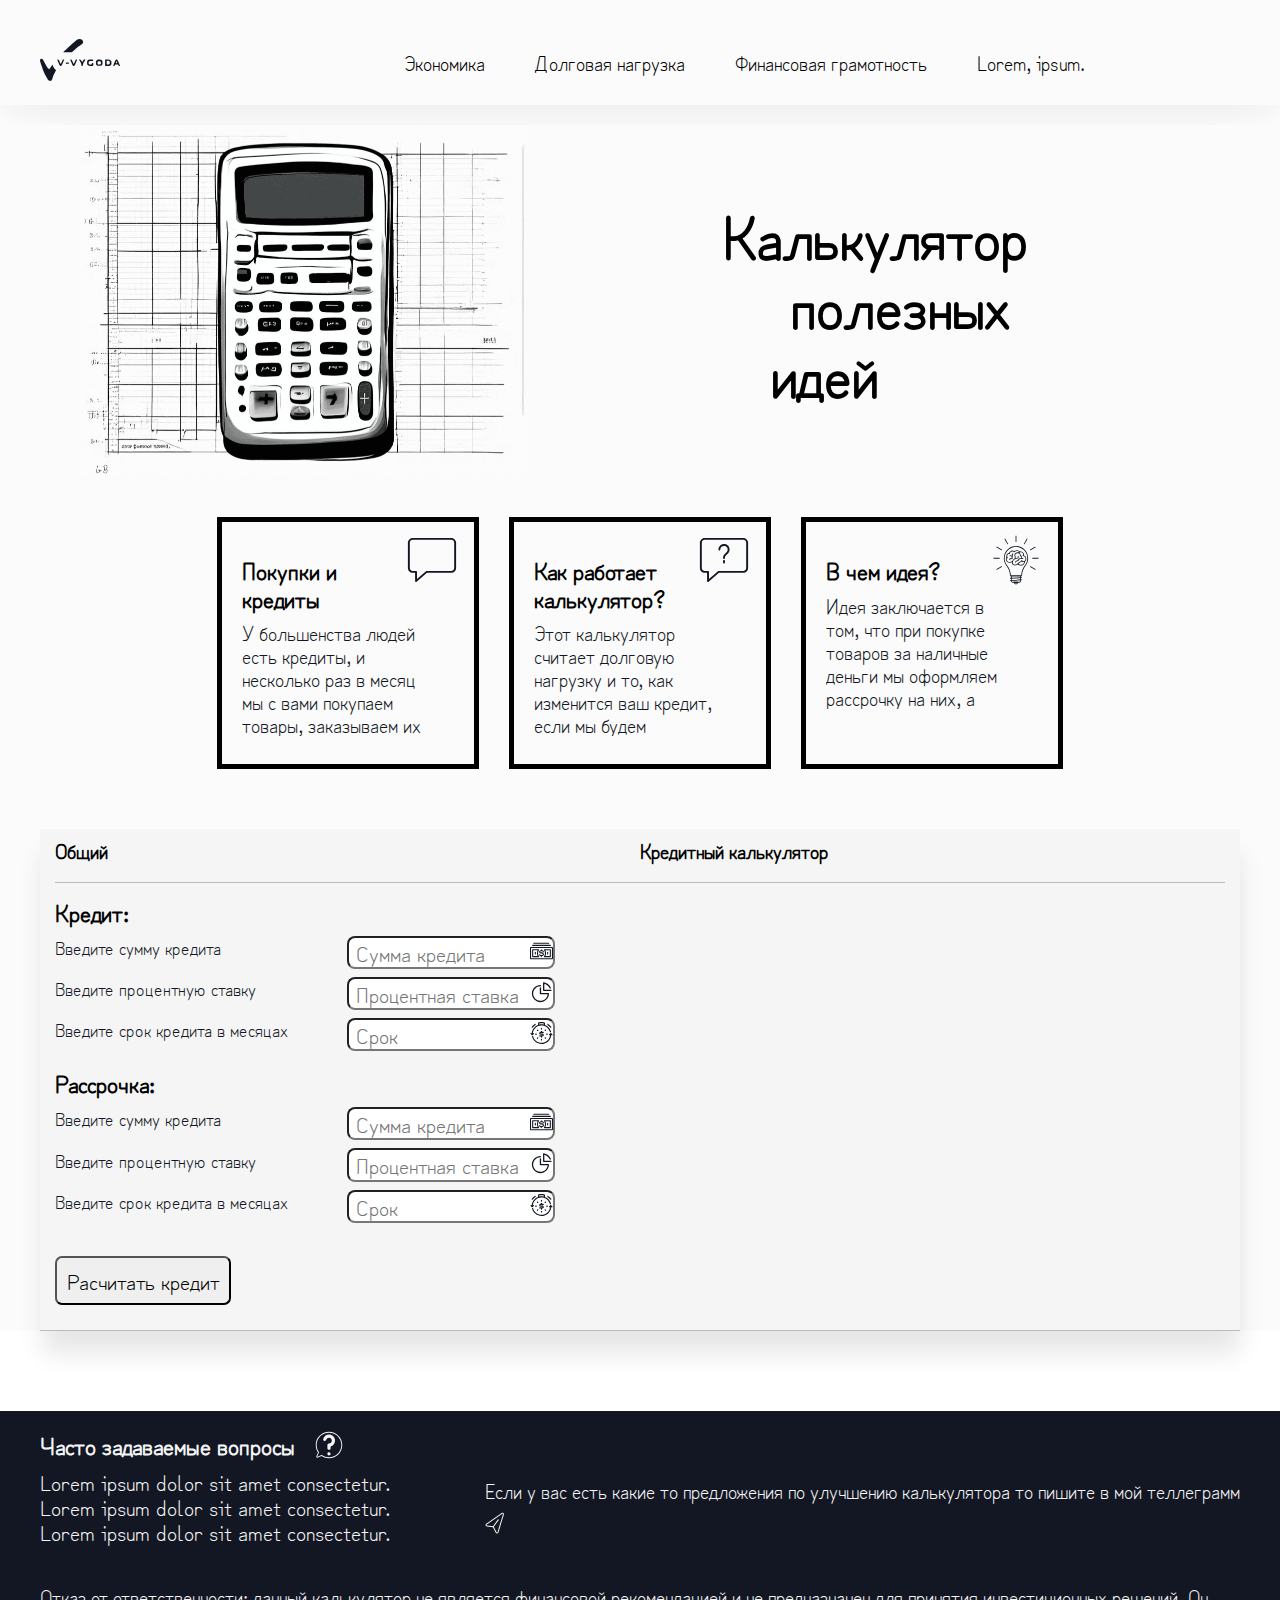
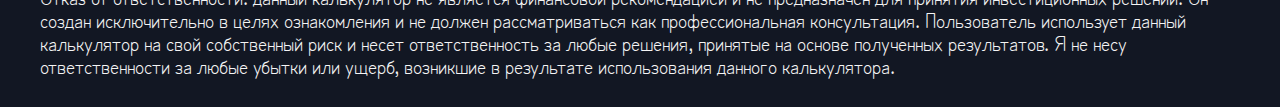
<file: common.html>
<!DOCTYPE html>
<html lang="ru">

<head>
  <meta charset="UTF-8">
  <meta name="viewport" content="width=device-width, initial-scale=1.0">
  <title>Калькулятор полезных идей</title>
  <meta name="description"
    content="Калькулятор кредита и рассрочки. Вычислите ежемесячный платеж и общую сумму, которую нужно заплатить за кредит с досрочным погашением.">
  <meta name="keywords" content="кредит, рассрочка, калькулятор, полезные идеи, досрочное погашение">
  <meta name="author" content="Артём">
  <meta name="copyright" content="Копирайт v-vygoda">
  <meta name="url" content="https://www.v-vygoda.com/">
  <meta name="application-name" content="Калькулятор полезных идей">
  <meta name="theme-color" content="#ffffff">



  <link rel="stylesheet" href="./css/normalize.css">
  <link rel="stylesheet" href="./css/style.css">
  <link rel="stylesheet" href="./css/media.css">
  <link type="image/x-icon" rel="shortcut icon" href="./img/favicon.png">

  <script type="text/javascript" async="" src="https://www.google-analytics.com/analytics.js"></script>
  <script type="text/javascript" async="" src="https://www.googletagmanager.com/gtag/js?id=G-1P9L5C5TBK&amp;l=dataLayer&amp;cx=c"></script>
  <script async="" src="https://mc.yandex.ru/metrika/tag.js"></script>

   <!-- <script async="" crossorigin="anonymous" src="https://yastatic.net/safeframe-bundles/0.83/host.js"></script> что то связано с рекламными блоками -->

 
 
  <script defer src="./index_common.js"></script>
  <script defer src="./index_common.js"></script>
  <script defer src="./item.js"></script>

  <!-- <script>
    document.addEventListener("DOMContentLoaded", function () {
      createCalcApp(document.getElementById(`input__calculation`), `Кредитный калькулятор`,`credit-calc`)
    });
</script> -->
</head>

<body>
  <header class="header">
    <div class="container header__container flex">
      <a href="#" class="logo">
        <svg width="120" height="80" class="logo__svg" viewBox="0 0 63 33" fill="none"
          xmlns="http://www.w3.org/2000/svg">
          <path
            d="M29.1205 0.456123C28.372 0.91222 22.5092 6.19759 19.5903 9.09515L18.2181 10.4366L21.661 10.4634H25.1038L27.5238 8.18295C28.9209 6.86832 30.7671 5.44637 31.8648 4.82929C33.9355 3.64881 34.2847 3.11222 33.8357 1.82442C33.3866 0.56344 32.5883 2.51159e-05 31.1912 2.51159e-05C30.4677 2.51159e-05 29.5945 0.18783 29.1205 0.456123Z" />
          <path
            d="M0.355234 15.8561C-0.218573 16.4732 -0.193625 16.661 1.15357 20.739C2.50077 24.8171 3.47375 27.1244 5.02054 29.9683C6.44258 32.5707 6.8667 33 8.06421 33C9.01224 33 9.4613 32.4098 9.96027 30.4512C10.2097 29.5659 10.8833 27.9024 11.5071 26.7488L12.6297 24.6561L11.5071 23.3146C10.8833 22.5902 10.2596 21.5439 10.11 21.0341L9.81058 20.0683L8.53822 21.9732L7.29082 23.878L6.54237 23.261C6.11825 22.9122 5.07043 21.2756 4.19725 19.5854C3.32406 17.922 2.45088 16.339 2.22634 16.0707C1.62759 15.3463 0.904093 15.2659 0.355234 15.8561Z" />
          <path
            d="M13.6775 16.4195C13.7524 16.6073 14.2264 17.761 14.7254 18.9683C15.5736 20.9537 15.7482 21.1951 16.322 21.1951C16.9208 21.1951 17.0954 20.9268 17.9686 18.861C18.5175 17.5732 19.0164 16.4463 19.0414 16.3122C19.0913 16.2049 18.8667 16.0976 18.5175 16.0976C17.9936 16.0976 17.794 16.3659 17.2202 17.8415C16.821 18.8073 16.4468 19.5854 16.347 19.5854C16.2472 19.5854 15.848 18.8073 15.4738 17.8415C14.875 16.3659 14.6755 16.0976 14.1515 16.0976C13.7773 16.0976 13.6027 16.2317 13.6775 16.4195Z" />
          <path
            d="M23.9063 16.4195C23.9811 16.6073 24.4551 17.761 24.9541 18.9683C25.8023 20.9537 25.977 21.1951 26.5508 21.1951C27.1495 21.1951 27.3242 20.9268 28.1973 18.861C28.7462 17.5732 29.2452 16.4463 29.2701 16.3122C29.32 16.2049 29.0955 16.0976 28.7462 16.0976C28.2223 16.0976 28.0227 16.3659 27.4489 17.8415C27.0497 18.8073 26.6755 19.5854 26.5757 19.5854C26.4759 19.5854 26.0768 18.8073 25.7025 17.8415C25.1038 16.3659 24.9042 16.0976 24.3803 16.0976C24.0061 16.0976 23.8314 16.2317 23.9063 16.4195Z" />
          <path
            d="M30.8169 16.2317C30.8169 16.3122 31.216 17.0098 31.69 17.7878C32.3138 18.7537 32.5632 19.4781 32.5632 20.1756C32.5632 21.0878 32.6381 21.1951 33.1869 21.1951C33.7358 21.1951 33.8106 21.0878 33.8106 20.3098C33.8106 19.8268 34.0851 19.022 34.3844 18.5122C34.7088 18.0024 35.1828 17.2512 35.4323 16.822L35.8564 16.0976H35.1329C34.5341 16.0976 34.2847 16.2854 33.9104 17.0366C33.661 17.5463 33.3616 17.9756 33.2867 17.9756C33.1869 17.9756 32.8626 17.5463 32.5632 17.0366C32.189 16.3927 31.8397 16.0976 31.4156 16.0976C31.0913 16.0976 30.8169 16.1512 30.8169 16.2317Z" />
          <path
            d="M38.1267 16.3659C37.8273 16.5 37.478 16.8488 37.3283 17.1439C37.029 17.7342 36.9541 19.2903 37.2036 19.9878C37.4531 20.6585 38.6755 21.1951 40.0227 21.1951C41.819 21.1951 42.0435 21.0342 42.0435 19.8268C42.0435 18.8878 41.9687 18.7805 41.4198 18.7805C40.9209 18.7805 40.7961 18.9146 40.7961 19.4512C40.7961 20.0415 40.6963 20.122 39.8481 20.122C38.7005 20.122 38.3013 19.7463 38.3013 18.6195C38.3013 17.4122 38.8003 17.0903 40.4468 17.2244C41.5196 17.3317 41.8689 17.2512 41.9687 16.9561C42.0435 16.7415 41.9687 16.4732 41.7691 16.339C41.32 16.0439 38.8502 16.0707 38.1267 16.3659Z" />
          <path
            d="M44.7379 16.6341C44.1392 17.1439 44.0394 17.4122 44.0394 18.6195C44.0394 20.578 44.5633 21.061 46.659 21.061C48.7546 21.061 49.2785 20.578 49.2785 18.6463C49.2785 16.8219 48.7795 16.3122 46.8336 16.1512C45.661 16.0707 45.2868 16.1512 44.7379 16.6341ZM47.6319 17.6C48.1059 17.7878 48.1808 19.3171 47.7317 19.8C47.4074 20.1488 46.3346 20.2293 45.686 19.961C45.187 19.7732 45.1371 17.8146 45.6111 17.6268C46.0602 17.4122 47.1829 17.4122 47.6319 17.6Z" />
          <path
            d="M51.2744 18.6463V21.1951H52.896C54.6174 21.1951 55.8399 20.739 56.1143 19.9878C56.1892 19.7463 56.264 19.1293 56.264 18.6463C56.264 18.1634 56.1892 17.5463 56.1143 17.3049C55.8399 16.5537 54.6174 16.0976 52.896 16.0976H51.2744V18.6463ZM54.7172 17.4927C54.8919 17.6805 55.0166 18.2171 55.0166 18.7C55.0166 19.6927 54.4927 20.122 53.2952 20.122C52.5218 20.122 52.5218 20.122 52.5218 18.6463V17.1707H53.4698C53.9937 17.1707 54.5426 17.3049 54.7172 17.4927Z" />
          <path
            d="M58.9085 17.7878C57.3866 21.3829 57.4116 21.1951 58.16 21.1951C58.5842 21.1951 58.8586 21.0342 58.9334 20.6585C59.0332 20.2024 59.2827 20.122 60.3056 20.122C61.3285 20.122 61.5779 20.2024 61.6777 20.6585C61.7526 21.0073 62.027 21.1951 62.4012 21.1951C62.7256 21.1951 63 21.1146 63 21.0073C63 20.9 62.526 19.7463 61.9522 18.4585C61.054 16.3659 60.8544 16.0976 60.2806 16.0976C59.7318 16.1244 59.5322 16.3659 58.9085 17.7878ZM60.4553 18.9951C59.7817 19.1293 59.7068 18.9683 60.0312 18.0829L60.3056 17.3049L60.6299 18.1098C60.9293 18.8342 60.9293 18.9146 60.4553 18.9951Z" />
          <path
            d="M20.3387 19.0756C20.3387 19.5585 20.4634 19.6122 21.5112 19.5317C22.4093 19.4781 22.7337 19.3439 22.7836 18.9683C22.8584 18.5927 22.6838 18.5122 21.611 18.5122C20.4883 18.5122 20.3387 18.5927 20.3387 19.0756Z" />
        </svg>
      </a>

      <nav class="header__nav nav">
        <ul class="nav__list flex">
          <li class="nav__item"><a href="#" class="nav__link">Экономика</a></li>
          <li class="nav__item"><a href="#" class="nav__link">Долговая нагрузка</a></li>
          <li class="nav__item"><a href="#" class="nav__link">Финансовая грамотность</a></li>
          <li class="nav__item"><a href="#" class="nav__link">Lorem, ipsum.</a></li>
        </ul>
      </nav>


    </div>
  </header>
  <main class="main">
    <section class="hero">
      <div class="hero__container flex">
        <picture class="hero__picture">
          <!-- <source media="(max-width: 1440px)" srcset="./img/guests__img1-768.png"> -->
          <img src="./img/Calc__img.png" class="hero__img" alt="Изображение калькулятора">
        </picture>
        <h1 class="hero__title" aria-label="Заголовок 1 уровня, Калькулятор полезных идей">
          <span class="hero__title__span sp__1">Калькулятор </span>
          <span class="hero__title__span sp__2">полезных </span>
          <span class="hero__title__span sp__3">идей</span>
        </h1>
      </div>
      <ul class="hero__list flex">
        <li class="hero__item">
          <a href="#hero__link" class="hero__link" id="hero__link" pointer-events="none">
            <h2 class="hero__subtitle">Покупки и кредиты</h2>
            <p class="hero__text text">У большенства людей есть кредиты, и несколько раз в месяц мы с вами покупаем
              товары, заказываем
              их на маркетплейсах,
              покупаем в магазинах и т.д. Не важно, что это за товары, а важно то, что мы тратим наличные деньги,
              деньги,
              которые лежат у нас на карте.</p>
            <svg width="50" height="50" class="hero__icon" viewBox="0 0 34 30" fill="none"
              xmlns="http://www.w3.org/2000/svg">
              <path
                d="M0.612 3.29701V20.419C0.612 22.236 2.091 23.715 3.908 23.715H5.494L5.506 29.35C5.506 29.605 5.656 29.836 5.888 29.941C5.974 29.98 6.065 30 6.156 30C6.31 30 6.463 29.944 6.584 29.839L13.577 23.716H30.091C31.908 23.716 33.387 22.237 33.387 20.42V3.29701C33.387 1.48001 31.908 0.00100708 30.091 0.00100708H3.908C2.091 0.00100708 0.612 1.47901 0.612 3.29701ZM1.912 3.29701C1.912 2.19601 2.808 1.30201 3.908 1.30201H30.092C31.193 1.30201 32.088 2.19701 32.088 3.29701V20.419C32.088 21.52 31.192 22.414 30.092 22.414H13.333C13.175 22.414 13.023 22.472 12.905 22.575L6.803 27.918L6.792 23.064C6.792 22.706 6.584 22.575 6.142 22.415H3.907C2.806 22.415 1.911 21.52 1.911 20.42L1.912 3.29701Z" />
            </svg>

          </a>
        </li>

        <li class="hero__item">
          <a href="#hero__link2" class="hero__link" id="hero__link2" pointer-events="none">
            <h2 class="hero__subtitle">Как работает калькулятор?</h2>
            <p class="hero__text text">
              Этот калькулятор считает долговую нагрузку и то, как изменится ваш кредит, если мы будем пользоваться
              таким
              инструментом, как рассрочка. Ведь, покупая товары, мы сначала дожидаемся зарплаты, копим и только потом
              покупаем.
            </p>
            <svg width="50" height="50" class="hero__icon" viewBox="0 0 34 30" fill="none"
              xmlns="http://www.w3.org/2000/svg">
              <path
                d="M0.612 3.29701V20.419C0.612 22.236 2.091 23.715 3.908 23.715H5.494L5.506 29.35C5.506 29.605 5.656 29.836 5.888 29.941C5.974 29.98 6.065 30 6.156 30C6.31 30 6.463 29.944 6.584 29.839L13.577 23.716H30.091C31.908 23.716 33.387 22.237 33.387 20.42V3.29701C33.387 1.48001 31.908 0.00100708 30.091 0.00100708H3.908C2.091 0.00100708 0.612 1.47901 0.612 3.29701ZM1.912 3.29701C1.912 2.19601 2.808 1.30201 3.908 1.30201H30.092C31.193 1.30201 32.088 2.19701 32.088 3.29701V20.419C32.088 21.52 31.192 22.414 30.092 22.414H13.333C13.175 22.414 13.023 22.472 12.905 22.575L6.803 27.918L6.792 23.064C6.792 22.706 6.5 22.415 6.142 22.415H3.907C2.806 22.415 1.911 21.52 1.911 20.42L1.912 3.29701ZM13.201 7.91801C13.201 6.77901 13.705 5.71101 14.584 4.98601C15.462 4.26101 16.617 3.96901 17.755 4.19301C19.242 4.48101 20.436 5.67401 20.725 7.16201C20.981 8.48001 20.553 9.80601 19.579 10.707C19.41 10.863 19.25 11.007 19.098 11.144C18.103 12.036 17.649 12.442 17.649 13.702C17.649 14.061 17.358 14.352 16.999 14.352C16.64 14.352 16.349 14.061 16.349 13.702C16.349 11.862 17.179 11.118 18.23 10.176L18.696 9.75401C19.337 9.16101 19.618 8.28401 19.448 7.41101C19.26 6.43801 18.479 5.65901 17.507 5.47001C16.742 5.32201 15.998 5.50601 15.411 5.99101C14.832 6.46801 14.5 7.17101 14.5 7.92001C14.5 8.27901 14.209 8.57001 13.85 8.57001C13.491 8.57001 13.201 8.27701 13.201 7.91801ZM17.65 15.734V16.772C17.65 17.131 17.359 17.422 17 17.422C16.641 17.422 16.35 17.131 16.35 16.772V15.734C16.35 15.375 16.641 15.084 17 15.084C17.359 15.084 17.65 15.375 17.65 15.734Z" />
            </svg>
          </a>
        </li>

        <li class="hero__item">
          <a href="#hero__link3" class="hero__link" id="hero__link3" pointer-events="none">
            <h2 class="hero__subtitle">В чем идея?</h2>
            <p class="hero__text text">
              Идея заключается в том, что при покупке товаров за наличные деньги мы оформляем рассрочку на них, а
              деньги,
              которые мы собирались потратить на эти товары, кладем на досрочное погашение кредита (уменьшение платежа).Самое главное это накопить деньги на товар
            </p>
            <svg width="50" height="50" class="hero__icon" viewBox="0 0 46 50" fill="none"
              xmlns="http://www.w3.org/2000/svg">
              <path
                d="M14.3085 23.4043C14.2369 23.4039 14.1666 23.3845 14.1049 23.348C14.0432 23.3116 13.9923 23.2594 13.9574 23.1968C13.6639 22.6924 13.4809 22.1314 13.4203 21.551C13.3598 20.9706 13.4232 20.3839 13.6064 19.8298C14.0106 18.766 14.9947 18.0426 16.5266 17.6543C16.6296 17.6282 16.7387 17.644 16.83 17.6984C16.9213 17.7528 16.9872 17.8412 17.0133 17.9442C17.0394 18.0471 17.0235 18.1563 16.9691 18.2475C16.9148 18.3388 16.8264 18.4048 16.7234 18.4309C15.4574 18.75 14.6596 19.3192 14.3564 20.117C14.212 20.5622 14.1644 21.0331 14.2167 21.4982C14.269 21.9633 14.42 22.4118 14.6596 22.8138C14.7073 22.9059 14.7173 23.0128 14.6875 23.1121C14.6577 23.2114 14.5905 23.2952 14.5 23.3457C14.442 23.3808 14.3762 23.4009 14.3085 23.4043Z" />
              <path
                d="M16.4255 19.0053H16.3404C16.2376 18.9824 16.1481 18.9198 16.0913 18.8311C16.0345 18.7424 16.0151 18.6349 16.0372 18.5319C16.1625 17.9964 16.3955 17.492 16.722 17.0494C17.0484 16.6068 17.4616 16.2353 17.9362 15.9574C18.9575 15.4255 20.2128 15.5 21.6596 16.1436C21.7575 16.1868 21.8344 16.267 21.8733 16.3667C21.9121 16.4664 21.9099 16.5775 21.867 16.6755C21.8457 16.724 21.815 16.7678 21.7766 16.8043C21.7382 16.8408 21.693 16.8693 21.6434 16.8881C21.5939 16.9069 21.5412 16.9157 21.4882 16.9139C21.4353 16.9121 21.3832 16.8998 21.3351 16.8777C20.1064 16.3457 19.0851 16.2713 18.2872 16.6702C17.5442 17.1242 17.0093 17.8521 16.7979 18.6968C16.7774 18.7815 16.73 18.8573 16.6629 18.9129C16.5958 18.9685 16.5126 19.0009 16.4255 19.0053Z" />
              <path
                d="M26.7713 17.4202C26.7138 17.42 26.6571 17.4076 26.6048 17.3838C26.5525 17.3599 26.5059 17.3252 26.4681 17.2819C26.1778 16.8986 25.8088 16.5821 25.3857 16.3536C24.9627 16.1251 24.4956 15.99 24.016 15.9574C22.5372 15.9255 21.3564 17.2021 21.3192 17.2128C21.2461 17.2805 21.1504 17.3186 21.0507 17.3193C20.9511 17.32 20.8548 17.2835 20.7807 17.2168C20.7067 17.1501 20.6603 17.0581 20.6507 16.9589C20.6411 16.8597 20.6689 16.7605 20.7287 16.6808C21.5796 15.7833 22.739 15.2415 23.9734 15.1649H24.0213C24.6155 15.1935 25.1963 15.3511 25.7236 15.6266C26.2508 15.9022 26.7117 16.2891 27.0745 16.7606C27.1087 16.8 27.1347 16.8457 27.1511 16.8951C27.1675 16.9446 27.1738 16.9968 27.1699 17.0488C27.1659 17.1007 27.1517 17.1514 27.128 17.1978C27.1043 17.2442 27.0717 17.2855 27.0319 17.3191C26.9609 17.3845 26.8678 17.4206 26.7713 17.4202Z" />
              <path
                d="M30.516 21.1223C30.4807 21.1275 30.4448 21.1275 30.4096 21.1223C30.3078 21.0926 30.2218 21.0241 30.1701 20.9316C30.1183 20.8391 30.105 20.7299 30.133 20.6277C30.2444 20.2438 30.2692 19.8401 30.2058 19.4455C30.1423 19.0509 29.9921 18.6753 29.766 18.3457C29.5653 18.0461 29.3002 17.795 28.9901 17.611C28.6799 17.4269 28.3326 17.3145 27.9734 17.2819C27.573 17.2547 27.1714 17.3122 26.7947 17.4506C26.4181 17.589 26.0748 17.8052 25.7872 18.0851C25.7124 18.1598 25.611 18.2018 25.5053 18.2018C25.3996 18.2018 25.2982 18.1598 25.2234 18.0851C25.1487 18.0103 25.1067 17.9089 25.1067 17.8032C25.1067 17.6975 25.1487 17.5961 25.2234 17.5213C25.5939 17.1569 26.0382 16.8762 26.5263 16.6982C27.0145 16.5202 27.5352 16.449 28.0532 16.4894C28.5308 16.5263 28.9939 16.6703 29.4083 16.9106C29.8226 17.1509 30.1776 17.4815 30.4468 17.8777C30.7382 18.3045 30.9317 18.7905 31.0135 19.3008C31.0953 19.8111 31.0635 20.3332 30.9202 20.8298C30.8961 20.9172 30.843 20.9939 30.7695 21.0471C30.696 21.1003 30.6066 21.1268 30.516 21.1223Z" />
              <path
                d="M30.6117 27.0319C30.1508 27.0319 29.697 26.919 29.2899 26.7029C28.8828 26.4868 28.5349 26.1743 28.2766 25.7925C28.2483 25.7482 28.229 25.6987 28.2199 25.6469C28.2107 25.5951 28.2118 25.542 28.2232 25.4906C28.2346 25.4392 28.2559 25.3906 28.2861 25.3475C28.3162 25.3044 28.3546 25.2676 28.3989 25.2394C28.4433 25.2111 28.4928 25.1918 28.5446 25.1826C28.5964 25.1735 28.6495 25.1746 28.7009 25.186C28.7522 25.1973 28.8009 25.2187 28.844 25.2488C28.8871 25.279 28.9238 25.3173 28.9521 25.3617C29.2053 25.7483 29.5885 26.0316 30.0324 26.1604C30.4762 26.2892 30.9515 26.2549 31.3723 26.0638C31.7089 25.8182 31.9846 25.4987 32.1782 25.1299C32.3719 24.761 32.4783 24.3526 32.4894 23.9362C32.5957 22.3989 31.5851 21.2766 29.9255 21.016C29.819 21.0011 29.7228 20.9446 29.6579 20.8588C29.5931 20.773 29.565 20.665 29.5798 20.5585C29.5946 20.452 29.6511 20.3557 29.7369 20.2909C29.8227 20.2261 29.9307 20.1979 30.0372 20.2128C32.1117 20.5106 33.4202 22.0266 33.2819 23.9787C33.2608 24.523 33.114 25.0551 32.8528 25.5331C32.5916 26.0112 32.2233 26.4222 31.7766 26.734C31.4214 26.9345 31.0195 27.0373 30.6117 27.0319Z" />
              <path
                d="M28.0266 30.5691C27.3814 30.5808 26.7406 30.4598 26.144 30.2137C25.5475 29.9676 25.0078 29.6015 24.5585 29.1383C24.4898 29.0581 24.4553 28.9542 24.4623 28.8488C24.4692 28.7434 24.5171 28.645 24.5957 28.5745C24.6352 28.5398 24.6811 28.5133 24.7308 28.4964C24.7805 28.4795 24.833 28.4726 24.8854 28.476C24.9378 28.4795 24.9889 28.4933 25.036 28.5165C25.0831 28.5398 25.125 28.5722 25.1596 28.6117C25.7287 29.1729 26.4526 29.5512 27.2383 29.6981C28.024 29.845 28.8357 29.7538 29.5691 29.4362C30.9149 28.7713 31.0798 26.9628 31.1011 26.4255C31.1092 26.3239 31.1565 26.2295 31.2329 26.162C31.3093 26.0946 31.4088 26.0594 31.5106 26.0638C31.563 26.0659 31.6145 26.0782 31.6621 26.1002C31.7098 26.1222 31.7526 26.1533 31.7882 26.1919C31.8237 26.2304 31.8513 26.2756 31.8694 26.3248C31.8875 26.374 31.8958 26.4263 31.8936 26.4787C31.8351 28.1915 31.0957 29.5745 29.9149 30.1542C29.3253 30.4345 28.6794 30.5764 28.0266 30.5691Z" />
              <path
                d="M22.266 30.484C21.6649 30.5082 21.0681 30.3734 20.5358 30.0932C20.0035 29.813 19.5544 29.3974 19.234 28.8883C18.5904 27.7128 19.0106 26.1596 19.7128 25.1649C21.0213 23.2553 23.3457 22.8245 24.7553 22.7553C24.8344 22.5741 24.8752 22.3785 24.8752 22.1808C24.8752 21.9831 24.8344 21.7876 24.7553 21.6064C24.7116 21.5069 24.7092 21.3942 24.7486 21.2929C24.788 21.1917 24.866 21.1102 24.9654 21.0665C25.0649 21.0227 25.1776 21.0203 25.2789 21.0597C25.3801 21.0991 25.4616 21.1771 25.5053 21.2766C25.6431 21.6114 25.6991 21.9743 25.6686 22.3351C25.638 22.6959 25.5219 23.0442 25.3298 23.3511C25.2943 23.4036 25.2469 23.4468 25.1914 23.4774C25.1359 23.5079 25.0739 23.5248 25.0106 23.5266C23.7872 23.5585 21.5585 23.8723 20.3723 25.6011C19.8404 26.3936 19.4574 27.6383 19.9308 28.5106C20.4894 29.5213 21.9362 29.867 23 29.5957C23.7976 29.3067 24.503 28.8089 25.0426 28.1542C25.419 27.7651 25.8283 27.4092 26.266 27.0904C27.0702 26.5163 27.9376 26.0363 28.8511 25.6596C28.9001 25.6373 28.9531 25.6251 29.007 25.6239C29.0608 25.6227 29.1143 25.6323 29.1644 25.6523C29.2144 25.6723 29.2598 25.7023 29.2979 25.7403C29.3361 25.7783 29.3661 25.8237 29.3862 25.8737C29.4063 25.9236 29.4161 25.9771 29.415 26.031C29.4139 26.0848 29.4019 26.1379 29.3797 26.187C29.3576 26.236 29.3257 26.2801 29.286 26.3166C29.2464 26.353 29.1997 26.381 29.1489 26.3989C28.2913 26.7483 27.4773 27.1963 26.7234 27.734C26.3147 28.0285 25.9337 28.3597 25.5851 28.7234C24.9472 29.4787 24.1162 30.0468 23.1809 30.367C22.8821 30.4445 22.5746 30.4838 22.266 30.484Z" />
              <path
                d="M16.617 27.7766C15.7739 27.803 14.9469 27.5423 14.2713 27.0372C13.8832 26.7048 13.5653 26.2985 13.3361 25.8418C13.1068 25.3852 12.9709 24.8874 12.9362 24.3777C12.8775 23.9235 12.9104 23.4622 13.0328 23.021C13.1552 22.5798 13.3647 22.1675 13.6489 21.8085C13.7244 21.7351 13.8256 21.694 13.9309 21.694C14.0362 21.694 14.1373 21.7351 14.2128 21.8085C14.2827 21.8776 14.3247 21.9702 14.3306 22.0684C14.3365 22.1665 14.3059 22.2634 14.2447 22.3404C14.0301 22.6158 13.8725 22.9313 13.7812 23.2683C13.6898 23.6053 13.6666 23.9571 13.7128 24.3032C13.7344 24.7087 13.8368 25.1058 14.014 25.4712C14.1912 25.8365 14.4396 26.1628 14.7447 26.4308C15.9202 27.3617 18.0106 27.0532 19.2234 26.1755C19.3115 26.1106 19.421 26.0816 19.5296 26.0945C19.6383 26.1073 19.738 26.161 19.8085 26.2447C19.8414 26.2825 19.8662 26.3266 19.8814 26.3743C19.8966 26.422 19.9018 26.4723 19.8968 26.5221C19.8919 26.572 19.8767 26.6202 19.8524 26.664C19.8281 26.7078 19.795 26.7461 19.7553 26.7766L19.6915 26.8245C18.7851 27.4425 17.7141 27.7742 16.617 27.7766Z" />
              <path
                d="M22.3351 27.5745C22.2637 27.5732 22.194 27.553 22.133 27.516C22.0461 27.4619 21.9834 27.3766 21.9576 27.2776C21.9319 27.1786 21.9451 27.0735 21.9947 26.984C22.3196 26.5222 22.7381 26.1339 23.2228 25.8444C23.7076 25.5548 24.2479 25.3704 24.8085 25.3032C25.0276 24.6236 25.4523 24.0287 26.024 23.6009C26.5957 23.1731 27.2862 22.9334 28 22.9149C28.4734 21.5 27.1117 20.6809 27.0479 20.6436C26.9857 20.6091 26.9344 20.558 26.8996 20.496C26.8649 20.434 26.8481 20.3636 26.8511 20.2926C26.8604 19.9758 26.7988 19.6611 26.6709 19.3712C26.543 19.0813 26.3519 18.8236 26.1117 18.617C25.8848 18.4237 25.6175 18.2837 25.3294 18.2073C25.0412 18.1309 24.7397 18.1201 24.4468 18.1755C23.6954 18.2883 23.0088 18.6656 22.5106 19.2394C22.3292 19.4884 22.2207 19.783 22.1972 20.0902C22.1737 20.3974 22.2362 20.705 22.3777 20.9787L22.4734 21.1383C22.7234 21.5532 22.7979 21.6702 22.6383 21.8989C22.2181 22.4947 22.6702 23.4947 22.6755 23.4947C22.7012 23.5422 22.717 23.5943 22.7219 23.6481C22.7268 23.7018 22.7208 23.756 22.7042 23.8074C22.6876 23.8587 22.6607 23.9062 22.6252 23.9468C22.5897 23.9875 22.5463 24.0205 22.4977 24.0439C22.4491 24.0674 22.3962 24.0807 22.3423 24.083C22.2884 24.0854 22.2345 24.0769 22.184 24.0578C22.1335 24.0388 22.0874 24.0097 22.0484 23.9724C22.0095 23.935 21.9785 23.8901 21.9574 23.8404C21.7948 23.5052 21.702 23.1405 21.6847 22.7684C21.6673 22.3962 21.7257 22.0244 21.8564 21.6755C21.8564 21.6383 21.8085 21.6011 21.7872 21.5585L21.6489 21.2766C21.4443 20.872 21.3577 20.4179 21.3991 19.9664C21.4405 19.5148 21.6082 19.0841 21.883 18.7234C22.5022 17.9927 23.3663 17.5124 24.3138 17.3723C24.7227 17.2958 25.1436 17.3125 25.5451 17.4212C25.9466 17.5299 26.3185 17.7277 26.633 18C26.93 18.2595 27.1709 18.5768 27.341 18.9326C27.5111 19.2884 27.6068 19.6751 27.6223 20.0692C28.1743 20.4154 28.58 20.9522 28.7624 21.5778C28.9448 22.2034 28.8911 22.8741 28.6117 23.4628C28.5803 23.5357 28.5272 23.5973 28.4597 23.6391C28.3921 23.681 28.3134 23.7011 28.234 23.6968C28.1489 23.6968 25.9894 23.6596 25.5106 25.7447C25.4917 25.833 25.4436 25.9125 25.3742 25.9703C25.3048 26.0282 25.218 26.0611 25.1277 26.0638C25.1277 26.0638 23.3777 26.2021 22.6596 27.3989C22.6233 27.4518 22.5749 27.4954 22.5185 27.5259C22.4621 27.5564 22.3992 27.5731 22.3351 27.5745Z" />
              <path
                d="M16.4255 24.7713C16.3439 24.7715 16.2641 24.7468 16.197 24.7002C16.1298 24.6537 16.0786 24.5877 16.0502 24.5112C16.0218 24.4346 16.0175 24.3512 16.038 24.2721C16.0585 24.1931 16.1028 24.1222 16.1649 24.0691C16.234 24.0159 17.5479 22.9042 18.867 22.8245C18.6938 22.3705 18.6407 21.8795 18.7128 21.3989C18.0253 21.4443 17.3447 21.2382 16.7979 20.8191C16.7153 20.7524 16.6624 20.6558 16.6504 20.5503C16.6385 20.4448 16.6685 20.3388 16.734 20.2553C16.8029 20.1763 16.9001 20.1275 17.0046 20.1195C17.1091 20.1116 17.2125 20.1451 17.2926 20.2128C17.5691 20.4046 17.8842 20.534 18.2157 20.5918C18.5473 20.6497 18.8876 20.6347 19.2128 20.5479C19.2921 20.5227 19.3774 20.5231 19.4566 20.5488C19.5357 20.5746 19.6049 20.6245 19.6543 20.6915C19.7019 20.7582 19.7275 20.8382 19.7275 20.9202C19.7275 21.0022 19.7019 21.0822 19.6543 21.1489C19.1223 21.9096 19.8458 23.0957 19.8511 23.1064C19.8914 23.1762 19.9099 23.2566 19.9043 23.337C19.8986 23.4175 19.869 23.4945 19.8192 23.558C19.7694 23.6215 19.7018 23.6686 19.625 23.6933C19.5482 23.7181 19.4658 23.7193 19.3883 23.6968C18.4787 23.4042 17.1489 24.2979 16.6862 24.6755C16.6133 24.7372 16.521 24.7711 16.4255 24.7713Z" />
              <path
                d="M19.3298 21.3032C19.2451 21.3024 19.1628 21.2746 19.0949 21.224C19.027 21.1733 18.977 21.1023 18.9521 21.0213C18.9521 20.9362 18.3351 18.9415 19.6702 18.25C19.7647 18.2013 19.8747 18.1922 19.976 18.2246C20.0772 18.257 20.1614 18.3283 20.2101 18.4229C20.2588 18.5174 20.2679 18.6274 20.2355 18.7286C20.2031 18.8299 20.1318 18.9141 20.0372 18.9628C19.3032 19.3404 19.7074 20.7766 19.7128 20.7872C19.7283 20.8375 19.7338 20.8904 19.7289 20.9428C19.7239 20.9952 19.7086 21.0461 19.6839 21.0926C19.6592 21.1391 19.6255 21.1802 19.5848 21.2136C19.5441 21.247 19.4972 21.272 19.4468 21.2872C19.4088 21.2981 19.3694 21.3035 19.3298 21.3032Z" />
              <path
                d="M29.8564 24.016C29.7516 24.0162 29.6507 23.9762 29.5745 23.9043C29.1675 23.716 28.7169 23.6425 28.2713 23.6915C28.1655 23.6971 28.0618 23.6605 27.983 23.5897C27.9041 23.5189 27.8567 23.4196 27.8511 23.3138C27.8454 23.208 27.882 23.1043 27.9529 23.0255C28.0237 22.9467 28.1229 22.8993 28.2287 22.8936C28.4574 22.8936 29.6277 22.8458 30.133 23.3298C30.2077 23.4046 30.2496 23.506 30.2496 23.6117C30.2496 23.7174 30.2077 23.8188 30.133 23.8936C30.098 23.9322 30.0553 23.9631 30.0077 23.9841C29.96 24.0052 29.9085 24.0161 29.8564 24.016Z" />
              <path
                d="M28.633 41.367H17.367C17.2616 41.3656 17.161 41.3232 17.0865 41.2487C17.0119 41.1741 16.9695 41.0735 16.9681 40.9681V40.6117C16.9903 37.0995 15.799 33.6874 13.5957 30.9521C12.1452 29.181 11.2241 27.0364 10.9384 24.765C10.6527 22.4936 11.014 20.1876 11.9808 18.1125C12.9476 16.0373 14.4805 14.2772 16.4033 13.0347C18.3261 11.7922 20.5606 11.1177 22.8497 11.0889C25.1389 11.0601 27.3896 11.6781 29.3431 12.8717C31.2966 14.0654 32.8734 15.7864 33.8921 17.8365C34.9109 19.8867 35.3302 22.1828 35.1018 24.4607C34.8734 26.7385 34.0066 28.9057 32.6011 30.7128C30.3341 33.5183 29.0769 37.005 29.0319 40.6117V40.9574C29.0326 41.0105 29.0229 41.0632 29.0032 41.1126C28.9835 41.1619 28.9543 41.2068 28.9173 41.2449C28.8802 41.2829 28.8361 41.3133 28.7873 41.3342C28.7385 41.3552 28.6861 41.3663 28.633 41.367ZM17.766 40.5691H28.234C28.2844 36.7998 29.5952 33.1558 31.9574 30.2181C33.5164 28.2266 34.3595 25.7684 34.3511 23.2394C34.3492 21.6391 34.0105 20.0572 33.3571 18.5964C32.7037 17.1356 31.7502 15.8287 30.5585 14.7606C29.3631 13.6853 27.9516 12.878 26.4186 12.3927C24.8857 11.9074 23.2667 11.7553 21.6702 11.9468C19.6442 12.1854 17.7198 12.9651 16.099 14.2041C14.4783 15.443 13.2211 17.0954 12.4593 18.9879C11.6975 20.8804 11.4593 22.943 11.7697 24.9593C12.0801 26.9756 12.9277 28.8711 14.2234 30.4468C16.5305 33.3146 17.7812 36.8886 17.766 40.5691Z" />
              <path
                d="M23 7.01595C22.8946 7.01457 22.7939 6.9721 22.7194 6.89758C22.6449 6.82306 22.6024 6.72239 22.6011 6.61701V1.06382C22.6011 0.958018 22.6431 0.856547 22.7179 0.781732C22.7927 0.706917 22.8942 0.664886 23 0.664886C23.1058 0.664886 23.2073 0.706917 23.2821 0.781732C23.3569 0.856547 23.3989 0.958018 23.3989 1.06382V6.61701C23.3976 6.72239 23.3551 6.82306 23.2806 6.89758C23.206 6.9721 23.1054 7.01457 23 7.01595Z" />
              <path
                d="M14.6915 9.24468C14.6205 9.24431 14.5508 9.22549 14.4892 9.19005C14.4277 9.15462 14.3764 9.10379 14.3404 9.04255L11.5638 4.25531C11.5152 4.16457 11.5036 4.05854 11.5313 3.95941C11.5591 3.86028 11.6241 3.77572 11.7128 3.7234C11.8026 3.67298 11.9086 3.65978 12.008 3.68663C12.1075 3.71348 12.1924 3.77824 12.2447 3.86702L15.0213 8.65425C15.0717 8.74407 15.0849 8.85008 15.058 8.94952C15.0312 9.04897 14.9664 9.13393 14.8777 9.18617C14.8214 9.22078 14.7574 9.24089 14.6915 9.24468Z" />
              <path
                d="M8.60107 15.3245C8.53193 15.3243 8.46405 15.306 8.40426 15.2713L3.61702 12.4947C3.56616 12.4717 3.52068 12.4383 3.48354 12.3966C3.44639 12.3549 3.4184 12.3059 3.40138 12.2528C3.38436 12.1996 3.37869 12.1435 3.38473 12.088C3.39076 12.0325 3.40838 11.9789 3.43644 11.9306C3.46449 11.8824 3.50237 11.8405 3.5476 11.8078C3.59284 11.7751 3.64444 11.7523 3.69906 11.7408C3.75368 11.7293 3.81011 11.7294 3.8647 11.741C3.91928 11.7527 3.97082 11.7757 4.01596 11.8085L8.80319 14.5851C8.877 14.6302 8.93416 14.698 8.96607 14.7784C8.99797 14.8588 9.00289 14.9474 8.98009 15.0308C8.95728 15.1142 8.90798 15.1879 8.83962 15.2409C8.77126 15.2939 8.68754 15.3232 8.60107 15.3245Z" />
              <path
                d="M6.37767 23.6383H0.824473C0.718669 23.6383 0.617198 23.5963 0.542383 23.5215C0.467568 23.4466 0.425537 23.3452 0.425537 23.2394C0.425537 23.1336 0.467568 23.0321 0.542383 22.9573C0.617198 22.8825 0.718669 22.8404 0.824473 22.8404H6.37767C6.48347 22.8404 6.58494 22.8825 6.65976 22.9573C6.73457 23.0321 6.7766 23.1336 6.7766 23.2394C6.7766 23.3452 6.73457 23.4466 6.65976 23.5215C6.58494 23.5963 6.48347 23.6383 6.37767 23.6383Z" />
              <path
                d="M3.79787 34.7287C3.70974 34.7294 3.62387 34.7009 3.55365 34.6476C3.48343 34.5944 3.43283 34.5194 3.40974 34.4343C3.38666 34.3493 3.39239 34.2589 3.42604 34.1775C3.45969 34.096 3.51936 34.028 3.59575 33.9841L8.38298 31.2075C8.4728 31.157 8.57881 31.1438 8.67825 31.1707C8.7777 31.1975 8.86266 31.2623 8.9149 31.3511C8.96395 31.4412 8.9764 31.5467 8.94966 31.6458C8.92291 31.7449 8.85903 31.8298 8.77128 31.883L3.98404 34.6596C3.9278 34.696 3.86425 34.7196 3.79787 34.7287Z" />
              <path
                d="M42.2021 34.7287C42.1334 34.726 42.0661 34.7078 42.0053 34.6755L37.2181 31.8989C37.1303 31.8458 37.0664 31.7608 37.0397 31.6617C37.013 31.5627 37.0254 31.4571 37.0745 31.367C37.1267 31.2782 37.2117 31.2135 37.3111 31.1866C37.4106 31.1598 37.5166 31.173 37.6064 31.2234L42.3936 34C42.47 34.044 42.5297 34.112 42.5633 34.1934C42.597 34.2749 42.6027 34.3652 42.5796 34.4503C42.5565 34.5353 42.5059 34.6103 42.4357 34.6636C42.3655 34.7169 42.2796 34.7454 42.1915 34.7447L42.2021 34.7287Z" />
              <path
                d="M45.1755 23.6383H39.6223C39.5165 23.6383 39.4151 23.5963 39.3403 23.5215C39.2654 23.4466 39.2234 23.3452 39.2234 23.2394C39.2234 23.1336 39.2654 23.0321 39.3403 22.9573C39.4151 22.8825 39.5165 22.8404 39.6223 22.8404H45.1755C45.2813 22.8404 45.3828 22.8825 45.4576 22.9573C45.5324 23.0321 45.5745 23.1336 45.5745 23.2394C45.5745 23.3452 45.5324 23.4466 45.4576 23.5215C45.3828 23.5963 45.2813 23.6383 45.1755 23.6383Z" />
              <path
                d="M37.3989 15.3245C37.3125 15.3232 37.2287 15.2939 37.1604 15.2409C37.092 15.1879 37.0427 15.1142 37.0199 15.0308C36.9971 14.9473 37.002 14.8588 37.0339 14.7784C37.0658 14.698 37.123 14.6302 37.1968 14.5851L41.984 11.8085C42.074 11.7678 42.1759 11.762 42.27 11.7921C42.364 11.8222 42.4436 11.8861 42.4932 11.9715C42.5429 12.0569 42.5591 12.1577 42.5387 12.2543C42.5183 12.3509 42.4629 12.4366 42.383 12.4947L37.5957 15.2713C37.536 15.306 37.4681 15.3243 37.3989 15.3245Z" />
              <path
                d="M31.3138 9.24468C31.2425 9.24336 31.1727 9.22317 31.1117 9.18617C31.0229 9.13393 30.9582 9.04897 30.9313 8.94952C30.9045 8.85008 30.9177 8.74407 30.9681 8.65425L33.7447 3.86702C33.7969 3.77824 33.8819 3.71348 33.9813 3.68663C34.0808 3.65978 34.1868 3.67298 34.2766 3.7234C34.3653 3.77572 34.4303 3.86028 34.458 3.95941C34.4858 4.05854 34.4741 4.16457 34.4255 4.25531L31.6489 9.04255C31.6144 9.10153 31.5656 9.15092 31.5071 9.18623C31.4486 9.22153 31.3821 9.24162 31.3138 9.24468Z" />
              <path
                d="M26.1915 47.633H19.8085C19.3176 47.633 18.8468 47.438 18.4996 47.0908C18.1525 46.7437 17.9574 46.2728 17.9574 45.7819V40.9574C17.9567 40.9049 17.9666 40.8527 17.9864 40.8039C18.0062 40.7552 18.0355 40.7109 18.0727 40.6738C18.1099 40.6366 18.1542 40.6072 18.2029 40.5874C18.2516 40.5676 18.3038 40.5578 18.3564 40.5585H27.6649C27.7175 40.5578 27.7697 40.5676 27.8184 40.5874C27.8671 40.6072 27.9114 40.6366 27.9486 40.6738C27.9858 40.7109 28.0151 40.7552 28.0349 40.8039C28.0547 40.8527 28.0645 40.9049 28.0638 40.9574V45.7447C28.0688 45.9927 28.0239 46.2392 27.9318 46.4695C27.8397 46.6998 27.7022 46.9092 27.5276 47.0854C27.3529 47.2615 27.1447 47.4008 26.9151 47.4948C26.6856 47.5889 26.4395 47.6359 26.1915 47.633ZM18.7447 41.367V45.7819C18.7447 46.0641 18.8568 46.3346 19.0563 46.5342C19.2558 46.7337 19.5264 46.8457 19.8085 46.8457H26.1915C26.4736 46.8457 26.7442 46.7337 26.9437 46.5342C27.1432 46.3346 27.2553 46.0641 27.2553 45.7819V41.367H18.7447Z" />
              <path
                d="M17.3936 43.6702C17.2914 43.6704 17.193 43.6313 17.1188 43.561C17.0446 43.4907 17.0001 43.3946 16.9947 43.2926C16.9903 43.1871 17.0273 43.0841 17.0979 43.0055C17.1685 42.927 17.267 42.8792 17.3723 42.8723L28.4096 42.2979C28.5154 42.2929 28.6188 42.3302 28.6971 42.4016C28.7754 42.4729 28.8222 42.5724 28.8271 42.6782C28.8321 42.784 28.7948 42.8874 28.7234 42.9657C28.6521 43.044 28.5526 43.0908 28.4468 43.0957L17.4149 43.6702H17.3936Z" />
              <path
                d="M17.3936 46.0213C17.2864 46.0255 17.1819 45.987 17.1031 45.9142C17.0243 45.8413 16.9776 45.7402 16.9734 45.633C16.9692 45.5258 17.0077 45.4213 17.0805 45.3425C17.1533 45.2637 17.2545 45.217 17.3617 45.2128L28.3989 44.367C28.5039 44.3597 28.6076 44.3942 28.6873 44.4629C28.767 44.5316 28.8163 44.6291 28.8245 44.734C28.8288 44.7862 28.8227 44.8387 28.8065 44.8884C28.7904 44.9382 28.7644 44.9842 28.7303 45.0239C28.6961 45.0635 28.6544 45.0959 28.6075 45.1192C28.5607 45.1425 28.5097 45.1562 28.4574 45.1596L17.4255 46.016L17.3936 46.0213Z" />
              <path
                d="M22.9096 49.3351C22.3499 49.3281 21.8155 49.1009 21.4223 48.7026C21.029 48.3043 20.8085 47.7672 20.8085 47.2074C20.8085 47.1016 20.8505 47.0002 20.9254 46.9254C21.0002 46.8505 21.1016 46.8085 21.2075 46.8085H24.5958C24.6483 46.8078 24.7005 46.8176 24.7493 46.8374C24.798 46.8572 24.8422 46.8866 24.8794 46.9238C24.9166 46.9609 24.946 47.0052 24.9658 47.0539C24.9856 47.1027 24.9954 47.1549 24.9947 47.2074C24.9948 47.7644 24.7765 48.2993 24.3866 48.6971C23.9968 49.0949 23.4665 49.324 22.9096 49.3351ZM21.6702 47.633C21.754 47.8967 21.9195 48.1268 22.1428 48.2902C22.3661 48.4535 22.6356 48.5416 22.9122 48.5416C23.1889 48.5416 23.4584 48.4535 23.6817 48.2902C23.905 48.1268 24.0705 47.8967 24.1543 47.633H21.6702Z" />
            </svg>
          </a>
        </li>
      </ul>


    </section>

    <section class="calc" id="calc">
      <div class="container calc__container">
        <nav class="nav calc__nav">
          <ul class="calc__list flex">
            <li class="calc__item"><a href="./common.html" class="calc__link">Общий</a></li>
            <li class="calc__item"><a href="./index.html" class="calc__link" style="pointer-events: none;">Кредитный
                калькулятор</a></li>
          </ul>
        </nav>

        <form action="#" class="calc__form form" id="calc__form">
          <div class="form__container flex">

            <div class="form__input ">
              <h2 class="form__subtitle">Кредит:</h2>
              <div class="input__div flex">
                <span class="form__text text">Введите сумму кредита</span>
                <div class="calc__input">
                  <input type="number" min="0" required class="input__form__calc" id="summ__credit"
                    placeholder="Сумма кредита">
                  <svg width="43" height="31" class="input__svg svg1" viewBox="0 0 43 31" fill="none"
                    xmlns="http://www.w3.org/2000/svg">
                    <path
                      d="M15 19.5C15 17.295 15.655 15.198 16.844 13.596C17.069 13.293 17.104 12.888 16.934 12.551C16.764 12.213 16.418 12 16.041 12H5C4.448 12 4 12.448 4 13V26C4 26.553 4.448 27 5 27H16.041C16.419 27 16.765 26.787 16.934 26.449C17.104 26.112 17.069 25.707 16.844 25.404C15.655 23.802 15 21.705 15 19.5ZM14.261 25H6V14H14.261C13.44 15.644 13 17.541 13 19.5C13 21.459 13.44 23.356 14.261 25ZM38 12H26.959C26.581 12 26.235 12.213 26.065 12.551C25.895 12.888 25.93 13.293 26.156 13.596C27.345 15.197 28 17.294 28 19.5C28 21.706 27.345 23.803 26.156 25.403C25.93 25.707 25.895 26.111 26.065 26.449C26.235 26.787 26.581 27 26.959 27H38C38.553 27 39 26.553 39 26V13C39 12.448 38.553 12 38 12ZM37 25H28.739C29.56 23.356 30 21.459 30 19.5C30 17.541 29.56 15.644 28.739 14H37V25ZM41 8H2C0.897 8 0 8.897 0 10V29C0 30.103 0.897 31 2 31H41C42.103 31 43 30.103 43 29V10C43 8.897 42.103 8 41 8ZM2 29V10H41L41.002 29H2ZM26 21.5C26 23.43 24.43 25 22.5 25H22V26C22 26.553 21.552 27 21 27C20.448 27 20 26.553 20 26V25C18.346 25 17 23.654 17 22C17 21.447 17.448 21 18 21C18.552 21 19 21.447 19 22C19 22.552 19.449 23 20 23H22.5C23.327 23 24 22.327 24 21.5C24 20.673 23.327 20 22.5 20H20C18.346 20 17 18.654 17 17C17 15.346 18.346 14 20 14H21V13C21 12.448 21.448 12 22 12C22.553 12 23 12.448 23 13V14C24.654 14 26 15.346 26 17C26 17.553 25.553 18 25 18C24.447 18 24 17.553 24 17C24 16.449 23.552 16 23 16H20C19.449 16 19 16.449 19 17C19 17.552 19.449 18 20 18H22.5C24.43 18 26 19.57 26 21.5ZM11 18V21C11 21.553 10.552 22 10 22C9.448 22 9 21.553 9 21V18C9 17.447 9.448 17 10 17C10.552 17 11 17.447 11 18ZM32 21V18C32 17.447 32.447 17 33 17C33.553 17 34 17.447 34 18V21C34 21.553 33.553 22 33 22C32.447 22 32 21.553 32 21ZM4 5C4 4.448 4.448 4 5 4H38C38.553 4 39 4.448 39 5C39 5.552 38.553 6 38 6H5C4.448 6 4 5.552 4 5ZM6 1C6 0.448 6.448 0 7 0H35C35.553 0 36 0.448 36 1C36 1.552 35.553 2 35 2H7C6.448 2 6 1.552 6 1Z" />
                  </svg>
                </div>
              </div>
              <div class="input__div flex">
                <span class="form__text text">Введите процентную ставку</span>
                <div class="calc__input">
                  <input type="number" min="0" max="100" required class="input__form__calc" id="percentages" step="0.01"
                    placeholder="Процентная ставка">
                  <svg width="43" height="31" class="input__svg svg2" viewBox="0 0 10 10" fill="none"
                    xmlns="http://www.w3.org/2000/svg">
                    <path
                      d="M9.31881 3.94507H6.29179V1.28995C7.3527 1.57455 8.24542 2.31458 8.719 3.32182C8.7893 3.47225 8.96769 3.5365 9.11812 3.46545C9.26779 3.39477 9.33242 3.21637 9.26212 3.06671C8.65286 1.7726 7.4487 0.858327 6.04196 0.622107C5.9539 0.608123 5.86583 0.631934 5.79818 0.688627C5.7309 0.746075 5.69235 0.829603 5.69235 0.918044V4.24516C5.69235 4.41108 5.82615 4.54526 5.99207 4.54526H9.31881C9.48473 4.54526 9.6189 4.41108 9.6189 4.24516C9.6189 4.07962 9.48473 3.94507 9.31881 3.94507ZM8.11919 5.42211H4.82004V3.10979C4.82004 2.94463 4.68587 2.81008 4.51994 2.81008C4.35402 2.81008 4.21985 2.94463 4.21985 3.10979V5.7222C4.21985 5.88812 4.35402 6.02192 4.51994 6.02192H7.80587C7.65431 7.70154 6.2385 9.02135 4.51994 9.02135C2.70086 9.02135 1.22079 7.54129 1.22079 5.7222C1.22079 3.90274 2.70086 2.42267 4.51994 2.42267C4.68587 2.42267 4.82004 2.28812 4.82004 2.12296C4.82004 1.95704 4.68587 1.82286 4.51994 1.82286C2.37015 1.82286 0.620605 3.57203 0.620605 5.7222C0.620605 7.872 2.37015 9.62116 4.51994 9.62116C6.67012 9.62116 8.4189 7.872 8.4189 5.7222C8.4189 5.55628 8.28511 5.42211 8.11919 5.42211Z" />
                  </svg>
                </div>
              </div>
              <div class="input__div flex">
                <span class="form__text text">Введите срок кредита в месяцах</span>
                <div class="calc__input">
                  <input type="number" min="0" required class="input__form__calc" id="termCredit" placeholder="Срок">
                  <svg width="38" height="38" class="input__svg svg3" viewBox="0 0 38 38" fill="none"
                    xmlns="http://www.w3.org/2000/svg">
                    <path
                      d="M18 12V11C18 10.448 18.448 9.99999 19 9.99999C19.552 9.99999 20 10.448 20 11V12C20 12.552 19.552 13 19 13C18.448 13 18 12.552 18 12ZM11.929 15.343C12.124 15.538 12.38 15.636 12.636 15.636C12.892 15.636 13.148 15.538 13.343 15.343C13.734 14.952 13.734 14.32 13.343 13.929L12.635 13.221C12.244 12.83 11.612 12.83 11.221 13.221C10.83 13.612 10.83 14.244 11.221 14.635L11.929 15.343ZM10 20H9.00001C8.44801 20 8.00001 20.448 8.00001 21C8.00001 21.553 8.44801 22 9.00001 22H10C10.552 22 11 21.553 11 21C11 20.448 10.552 20 10 20ZM11.929 29.071C12.185 29.071 12.441 28.973 12.636 28.778L13.344 28.071C13.735 27.681 13.735 27.048 13.344 26.657C12.953 26.266 12.32 26.266 11.929 26.657L11.221 27.364C10.83 27.754 10.83 28.387 11.221 28.778C11.417 28.974 11.673 29.071 11.929 29.071ZM19 29C18.448 29 18 29.447 18 30V31C18 31.553 18.448 32 19 32C19.552 32 20 31.553 20 31V30C20 29.447 19.552 29 19 29ZM24.657 28.071L25.364 28.778C25.559 28.973 25.815 29.071 26.071 29.071C26.327 29.071 26.583 28.973 26.778 28.778C27.169 28.387 27.169 27.755 26.778 27.364L26.071 26.657C25.68 26.266 25.048 26.266 24.657 26.657C24.266 27.048 24.267 27.681 24.657 28.071ZM28 22H29C29.553 22 30 21.553 30 21C30 20.448 29.553 20 29 20H28C27.447 20 27 20.448 27 21C27 21.553 27.447 22 28 22ZM25.364 15.636C25.62 15.636 25.876 15.538 26.071 15.343L26.778 14.635C27.169 14.244 27.169 13.611 26.778 13.22C26.387 12.83 25.755 12.83 25.364 13.22L24.657 13.928C24.266 14.319 24.266 14.952 24.657 15.343C24.853 15.539 25.108 15.636 25.364 15.636ZM17.5 19H22C22.553 19 23 18.552 23 18C23 17.448 22.553 17 22 17H20V16C20 15.448 19.552 15 19 15C18.448 15 18 15.448 18 16V17H17.5C16.122 17 15 18.122 15 19.5C15 20.878 16.122 22 17.5 22H20.5C20.775 22 21 22.225 21 22.5C21 22.775 20.775 23 20.5 23H16C15.448 23 15 23.447 15 24C15 24.553 15.448 25 16 25H18V26C18 26.553 18.448 27 19 27C19.552 27 20 26.553 20 26V25H20.5C21.879 25 23 23.879 23 22.5C23 21.121 21.879 20 20.5 20H17.5C17.224 20 17 19.776 17 19.5C17 19.224 17.224 19 17.5 19ZM3.00001 23C2.74401 23 2.48801 22.902 2.29301 22.707L0.293006 20.707C-0.0979941 20.316 -0.0979941 19.684 0.293006 19.293C0.684006 18.902 1.31601 18.902 1.70701 19.293L2.06801 19.654C2.59501 12.974 6.99401 7.38099 13.021 5.10599C13.017 5.06999 13 5.03799 13 4.99999V1.99999C13 1.96399 13.017 1.93299 13.021 1.89799C13.02 1.89299 13.016 1.88999 13.015 1.88499C12.877 1.34999 13.198 0.803993 13.733 0.665993C17.154 -0.219007 20.846 -0.219007 24.269 0.665993C24.804 0.803993 25.125 1.34999 24.987 1.88499C24.986 1.88999 24.982 1.89299 24.981 1.89799C24.983 1.93299 25 1.96399 25 1.99999V4.99999C25 5.03399 24.984 5.06299 24.981 5.09599C30.056 7.00299 34.054 11.267 35.465 16.751C35.603 17.286 35.28 17.831 34.745 17.969C34.22 18.106 33.666 17.785 33.527 17.25C31.822 10.626 25.849 5.99999 19 5.99999C11.232 5.99999 4.82601 11.936 4.07501 19.51L4.29301 19.292C4.68401 18.901 5.31601 18.901 5.70701 19.292C6.09801 19.683 6.09801 20.315 5.70701 20.706L3.70701 22.706C3.51201 22.902 3.25601 23 3.00001 23ZM15 4.49499C16.285 4.18299 17.62 3.99999 19 3.99999C20.372 3.99999 21.711 4.17199 23 4.48299V2.43099C20.381 1.87099 17.62 1.87099 15 2.43099V4.49499ZM37.707 21.293L35.707 19.293C35.316 18.902 34.684 18.902 34.293 19.293L32.293 21.293C31.902 21.684 31.902 22.316 32.293 22.707C32.684 23.098 33.316 23.098 33.707 22.707L33.925 22.489C33.174 30.064 26.769 36 19 36C12.151 36 6.17701 31.374 4.47201 24.751C4.33401 24.216 3.79101 23.895 3.25401 24.031C2.71901 24.169 2.39801 24.715 2.53501 25.249C4.46801 32.757 11.238 38 19 38C27.92 38 35.242 31.091 35.932 22.346L36.293 22.707C36.488 22.902 36.744 23 37 23C37.256 23 37.512 22.902 37.707 22.707C38.098 22.316 38.098 21.684 37.707 21.293ZM2.99701 9.99999C3.30101 9.99999 3.60101 9.86199 3.79701 9.60099C5.13901 7.81399 6.76801 6.29099 8.63701 5.07199C9.10001 4.76999 9.23001 4.15099 8.92901 3.68799C8.62801 3.22499 8.00801 3.09499 7.54501 3.39599C5.48001 4.74299 3.68001 6.42599 2.19801 8.39899C1.86601 8.83999 1.95501 9.46699 2.39701 9.79899C2.57801 9.93499 2.78801 9.99999 2.99701 9.99999ZM29.363 5.07199C31.233 6.29199 32.862 7.81599 34.202 9.60099C34.398 9.86299 34.699 9.99999 35.003 9.99999C35.212 9.99999 35.423 9.93499 35.603 9.79999C36.044 9.46799 36.133 8.84199 35.802 8.39999C34.322 6.42799 32.523 4.74499 30.455 3.39699C29.996 3.09599 29.375 3.22499 29.071 3.68799C28.77 4.15099 28.9 4.76999 29.363 5.07199Z" />
                  </svg>
                </div>
              </div>
            </div>

            <div class="form__input form__input__com">
              <h2 class="form__subtitle">Рассрочка:</h2>
              <div class="input__div flex">
                <span class="form__text text">Введите сумму кредита</span>
                <div class="calc__input">
                  <input type="number" min="0" required class="input__form__calc" id="summ__credit__com"
                    placeholder="Сумма кредита">
                  <svg width="43" height="31" class="input__svg svg4" viewBox="0 0 43 31" fill="none"
                    xmlns="http://www.w3.org/2000/svg">
                    <path
                      d="M15 19.5C15 17.295 15.655 15.198 16.844 13.596C17.069 13.293 17.104 12.888 16.934 12.551C16.764 12.213 16.418 12 16.041 12H5C4.448 12 4 12.448 4 13V26C4 26.553 4.448 27 5 27H16.041C16.419 27 16.765 26.787 16.934 26.449C17.104 26.112 17.069 25.707 16.844 25.404C15.655 23.802 15 21.705 15 19.5ZM14.261 25H6V14H14.261C13.44 15.644 13 17.541 13 19.5C13 21.459 13.44 23.356 14.261 25ZM38 12H26.959C26.581 12 26.235 12.213 26.065 12.551C25.895 12.888 25.93 13.293 26.156 13.596C27.345 15.197 28 17.294 28 19.5C28 21.706 27.345 23.803 26.156 25.403C25.93 25.707 25.895 26.111 26.065 26.449C26.235 26.787 26.581 27 26.959 27H38C38.553 27 39 26.553 39 26V13C39 12.448 38.553 12 38 12ZM37 25H28.739C29.56 23.356 30 21.459 30 19.5C30 17.541 29.56 15.644 28.739 14H37V25ZM41 8H2C0.897 8 0 8.897 0 10V29C0 30.103 0.897 31 2 31H41C42.103 31 43 30.103 43 29V10C43 8.897 42.103 8 41 8ZM2 29V10H41L41.002 29H2ZM26 21.5C26 23.43 24.43 25 22.5 25H22V26C22 26.553 21.552 27 21 27C20.448 27 20 26.553 20 26V25C18.346 25 17 23.654 17 22C17 21.447 17.448 21 18 21C18.552 21 19 21.447 19 22C19 22.552 19.449 23 20 23H22.5C23.327 23 24 22.327 24 21.5C24 20.673 23.327 20 22.5 20H20C18.346 20 17 18.654 17 17C17 15.346 18.346 14 20 14H21V13C21 12.448 21.448 12 22 12C22.553 12 23 12.448 23 13V14C24.654 14 26 15.346 26 17C26 17.553 25.553 18 25 18C24.447 18 24 17.553 24 17C24 16.449 23.552 16 23 16H20C19.449 16 19 16.449 19 17C19 17.552 19.449 18 20 18H22.5C24.43 18 26 19.57 26 21.5ZM11 18V21C11 21.553 10.552 22 10 22C9.448 22 9 21.553 9 21V18C9 17.447 9.448 17 10 17C10.552 17 11 17.447 11 18ZM32 21V18C32 17.447 32.447 17 33 17C33.553 17 34 17.447 34 18V21C34 21.553 33.553 22 33 22C32.447 22 32 21.553 32 21ZM4 5C4 4.448 4.448 4 5 4H38C38.553 4 39 4.448 39 5C39 5.552 38.553 6 38 6H5C4.448 6 4 5.552 4 5ZM6 1C6 0.448 6.448 0 7 0H35C35.553 0 36 0.448 36 1C36 1.552 35.553 2 35 2H7C6.448 2 6 1.552 6 1Z" />
                  </svg>
                </div>
              </div>
              <div class="input__div flex">
                <span class="form__text text">Введите процентную ставку</span>
                <div class="calc__input">
                  <input type="number" min="0" max="100" required class="input__form__calc" id="percentages__com"
                    step="0.01" placeholder="Процентная ставка">
                  <svg width="43" height="31" class="input__svg svg5" viewBox="0 0 10 10" fill="none"
                    xmlns="http://www.w3.org/2000/svg">
                    <path
                      d="M9.31881 3.94507H6.29179V1.28995C7.3527 1.57455 8.24542 2.31458 8.719 3.32182C8.7893 3.47225 8.96769 3.5365 9.11812 3.46545C9.26779 3.39477 9.33242 3.21637 9.26212 3.06671C8.65286 1.7726 7.4487 0.858327 6.04196 0.622107C5.9539 0.608123 5.86583 0.631934 5.79818 0.688627C5.7309 0.746075 5.69235 0.829603 5.69235 0.918044V4.24516C5.69235 4.41108 5.82615 4.54526 5.99207 4.54526H9.31881C9.48473 4.54526 9.6189 4.41108 9.6189 4.24516C9.6189 4.07962 9.48473 3.94507 9.31881 3.94507ZM8.11919 5.42211H4.82004V3.10979C4.82004 2.94463 4.68587 2.81008 4.51994 2.81008C4.35402 2.81008 4.21985 2.94463 4.21985 3.10979V5.7222C4.21985 5.88812 4.35402 6.02192 4.51994 6.02192H7.80587C7.65431 7.70154 6.2385 9.02135 4.51994 9.02135C2.70086 9.02135 1.22079 7.54129 1.22079 5.7222C1.22079 3.90274 2.70086 2.42267 4.51994 2.42267C4.68587 2.42267 4.82004 2.28812 4.82004 2.12296C4.82004 1.95704 4.68587 1.82286 4.51994 1.82286C2.37015 1.82286 0.620605 3.57203 0.620605 5.7222C0.620605 7.872 2.37015 9.62116 4.51994 9.62116C6.67012 9.62116 8.4189 7.872 8.4189 5.7222C8.4189 5.55628 8.28511 5.42211 8.11919 5.42211Z" />
                  </svg>
                </div>
              </div>
              <div class="input__div flex">
                <span class="form__text text">Введите срок кредита в месяцах</span>
                <div class="calc__input">
                  <input type="number" min="0" required class="input__form__calc" id="termCredit__com"
                    placeholder="Срок">
                  <svg width="38" height="38" class="input__svg svg6" viewBox="0 0 38 38" fill="none"
                    xmlns="http://www.w3.org/2000/svg">
                    <path
                      d="M18 12V11C18 10.448 18.448 9.99999 19 9.99999C19.552 9.99999 20 10.448 20 11V12C20 12.552 19.552 13 19 13C18.448 13 18 12.552 18 12ZM11.929 15.343C12.124 15.538 12.38 15.636 12.636 15.636C12.892 15.636 13.148 15.538 13.343 15.343C13.734 14.952 13.734 14.32 13.343 13.929L12.635 13.221C12.244 12.83 11.612 12.83 11.221 13.221C10.83 13.612 10.83 14.244 11.221 14.635L11.929 15.343ZM10 20H9.00001C8.44801 20 8.00001 20.448 8.00001 21C8.00001 21.553 8.44801 22 9.00001 22H10C10.552 22 11 21.553 11 21C11 20.448 10.552 20 10 20ZM11.929 29.071C12.185 29.071 12.441 28.973 12.636 28.778L13.344 28.071C13.735 27.681 13.735 27.048 13.344 26.657C12.953 26.266 12.32 26.266 11.929 26.657L11.221 27.364C10.83 27.754 10.83 28.387 11.221 28.778C11.417 28.974 11.673 29.071 11.929 29.071ZM19 29C18.448 29 18 29.447 18 30V31C18 31.553 18.448 32 19 32C19.552 32 20 31.553 20 31V30C20 29.447 19.552 29 19 29ZM24.657 28.071L25.364 28.778C25.559 28.973 25.815 29.071 26.071 29.071C26.327 29.071 26.583 28.973 26.778 28.778C27.169 28.387 27.169 27.755 26.778 27.364L26.071 26.657C25.68 26.266 25.048 26.266 24.657 26.657C24.266 27.048 24.267 27.681 24.657 28.071ZM28 22H29C29.553 22 30 21.553 30 21C30 20.448 29.553 20 29 20H28C27.447 20 27 20.448 27 21C27 21.553 27.447 22 28 22ZM25.364 15.636C25.62 15.636 25.876 15.538 26.071 15.343L26.778 14.635C27.169 14.244 27.169 13.611 26.778 13.22C26.387 12.83 25.755 12.83 25.364 13.22L24.657 13.928C24.266 14.319 24.266 14.952 24.657 15.343C24.853 15.539 25.108 15.636 25.364 15.636ZM17.5 19H22C22.553 19 23 18.552 23 18C23 17.448 22.553 17 22 17H20V16C20 15.448 19.552 15 19 15C18.448 15 18 15.448 18 16V17H17.5C16.122 17 15 18.122 15 19.5C15 20.878 16.122 22 17.5 22H20.5C20.775 22 21 22.225 21 22.5C21 22.775 20.775 23 20.5 23H16C15.448 23 15 23.447 15 24C15 24.553 15.448 25 16 25H18V26C18 26.553 18.448 27 19 27C19.552 27 20 26.553 20 26V25H20.5C21.879 25 23 23.879 23 22.5C23 21.121 21.879 20 20.5 20H17.5C17.224 20 17 19.776 17 19.5C17 19.224 17.224 19 17.5 19ZM3.00001 23C2.74401 23 2.48801 22.902 2.29301 22.707L0.293006 20.707C-0.0979941 20.316 -0.0979941 19.684 0.293006 19.293C0.684006 18.902 1.31601 18.902 1.70701 19.293L2.06801 19.654C2.59501 12.974 6.99401 7.38099 13.021 5.10599C13.017 5.06999 13 5.03799 13 4.99999V1.99999C13 1.96399 13.017 1.93299 13.021 1.89799C13.02 1.89299 13.016 1.88999 13.015 1.88499C12.877 1.34999 13.198 0.803993 13.733 0.665993C17.154 -0.219007 20.846 -0.219007 24.269 0.665993C24.804 0.803993 25.125 1.34999 24.987 1.88499C24.986 1.88999 24.982 1.89299 24.981 1.89799C24.983 1.93299 25 1.96399 25 1.99999V4.99999C25 5.03399 24.984 5.06299 24.981 5.09599C30.056 7.00299 34.054 11.267 35.465 16.751C35.603 17.286 35.28 17.831 34.745 17.969C34.22 18.106 33.666 17.785 33.527 17.25C31.822 10.626 25.849 5.99999 19 5.99999C11.232 5.99999 4.82601 11.936 4.07501 19.51L4.29301 19.292C4.68401 18.901 5.31601 18.901 5.70701 19.292C6.09801 19.683 6.09801 20.315 5.70701 20.706L3.70701 22.706C3.51201 22.902 3.25601 23 3.00001 23ZM15 4.49499C16.285 4.18299 17.62 3.99999 19 3.99999C20.372 3.99999 21.711 4.17199 23 4.48299V2.43099C20.381 1.87099 17.62 1.87099 15 2.43099V4.49499ZM37.707 21.293L35.707 19.293C35.316 18.902 34.684 18.902 34.293 19.293L32.293 21.293C31.902 21.684 31.902 22.316 32.293 22.707C32.684 23.098 33.316 23.098 33.707 22.707L33.925 22.489C33.174 30.064 26.769 36 19 36C12.151 36 6.17701 31.374 4.47201 24.751C4.33401 24.216 3.79101 23.895 3.25401 24.031C2.71901 24.169 2.39801 24.715 2.53501 25.249C4.46801 32.757 11.238 38 19 38C27.92 38 35.242 31.091 35.932 22.346L36.293 22.707C36.488 22.902 36.744 23 37 23C37.256 23 37.512 22.902 37.707 22.707C38.098 22.316 38.098 21.684 37.707 21.293ZM2.99701 9.99999C3.30101 9.99999 3.60101 9.86199 3.79701 9.60099C5.13901 7.81399 6.76801 6.29099 8.63701 5.07199C9.10001 4.76999 9.23001 4.15099 8.92901 3.68799C8.62801 3.22499 8.00801 3.09499 7.54501 3.39599C5.48001 4.74299 3.68001 6.42599 2.19801 8.39899C1.86601 8.83999 1.95501 9.46699 2.39701 9.79899C2.57801 9.93499 2.78801 9.99999 2.99701 9.99999ZM29.363 5.07199C31.233 6.29199 32.862 7.81599 34.202 9.60099C34.398 9.86299 34.699 9.99999 35.003 9.99999C35.212 9.99999 35.423 9.93499 35.603 9.79999C36.044 9.46799 36.133 8.84199 35.802 8.39999C34.322 6.42799 32.523 4.74499 30.455 3.39699C29.996 3.09599 29.375 3.22499 29.071 3.68799C28.77 4.15099 28.9 4.76999 29.363 5.07199Z" />
                  </svg>
                </div>
              </div>
            </div>
          </div>
          <button class="btn form__btn" id="form__btn">Расчитать кредит</button>
        </form>
      </div>
    </section>


    <section class="value">

    </section>

  </main>
  <footer class="footer">
    <div class="container footer__container flex">
      <div class="footer__box">
        <div class="footer__subtitle__box">
         <h2 class="footer__subtitle">Часто задаваемые вопросы</h2>
         <svg width="28" height="28" class="footer__svg" viewBox="0 0 28 28" fill="none" xmlns="http://www.w3.org/2000/svg">
          <path d="M13.9563 3.60001C11.1938 3.61876 8.93125 5.49376 8.23125 7.95626C7.9375 8.98126 8.70625 10 9.76875 10C10.4875 10 11.1125 9.51876 11.3125 8.83126C11.6438 7.68126 12.7 6.80001 14.0063 6.80001C15.5688 6.80001 16.8313 8.08126 16.8063 9.65001C16.7813 11.1875 15.4938 12.4 13.9625 12.4C13.1063 12.4 12.4063 13.0938 12.4063 13.9563V17.2C12.4063 18.075 13.1063 18.7813 13.975 18.8C14.875 18.8188 15.6063 18.0625 15.6063 17.1625V15.3813C18.2125 14.6625 20.1063 12.2313 20 9.37501C19.875 6.11876 17.2125 3.57501 13.9563 3.60001Z" />
          <path d="M14.6131 24.2785C15.4295 23.9403 15.8172 23.0043 15.479 22.1879C15.1408 21.3715 14.2048 20.9838 13.3884 21.322C12.572 21.6602 12.1843 22.5962 12.5225 23.4126C12.8607 24.229 13.7967 24.6167 14.6131 24.2785Z" />
          <path d="M14 0.731262C6.68125 0.731262 0.731251 6.68126 0.731251 14C0.731251 16.6625 1.5125 19.225 3 21.4188L1.3875 25.1813C1.2125 25.5938 1.3 26.0688 1.61875 26.3875C1.9375 26.7063 2.4125 26.7938 2.825 26.6188L6.5875 25.0063C8.78125 26.4875 11.3438 27.275 14.0063 27.275C21.325 27.275 27.275 21.325 27.275 14.0063C27.2687 6.68126 21.3188 0.731262 14 0.731262ZM14 26.3313C11.4438 26.3313 8.9875 25.5563 6.90625 24.0875C6.825 24.0313 6.73125 24 6.6375 24C6.575 24 6.5125 24.0125 6.45 24.0375L2.45 25.75C2.36875 25.7875 2.3125 25.75 2.275 25.7188C2.24375 25.6875 2.20625 25.625 2.24375 25.5438L3.95625 21.5438C4.01875 21.3938 4 21.225 3.90625 21.0875C2.44375 19.0125 1.66875 16.5563 1.66875 14C1.66875 7.20001 7.2 1.66876 14 1.66876C20.8 1.66876 26.3312 7.20001 26.3312 14C26.3312 20.8 20.8 26.3313 14 26.3313Z" />
          </svg>
          
        </div>
       
        <ul class="footer__list">
          <li class="footer__item">Lorem ipsum dolor sit amet consectetur.</li>
          <li class="footer__item">Lorem ipsum dolor sit amet consectetur.</li>
          <li class="footer__item">Lorem ipsum dolor sit amet consectetur.</li>
        </ul>
      </div>

      <ul class="footer__list__icon flex">
        <li class="footer__item">
          <p class="footer__text text">Если у вас есть какие то предложения по улучшению калькулятора то пишите в мой
            теллеграмм</p>
          <a href="https://t.me/V_vygoda" class="footer__social1" aria-label="мой теллеграмм">
            <svg width="19" height="22" viewBox="0 0 19 22" fill="none" class="footer__social__svg"
              xmlns="http://www.w3.org/2000/svg">
              <path fill-rule="evenodd" clip-rule="evenodd"
                d="M7.929 15.156L1.834 14.479C1.214 14.41 0.701 13.964 0.547 13.36C0.392 12.755 0.628 12.118 1.14 11.76C4.92 9.114 12.678 3.683 16.594 0.942001C17.118 0.575001 17.817 0.581001 18.335 0.956001C18.853 1.332 19.076 1.995 18.889 2.607C17.504 7.159 14.77 16.141 13.463 20.437C13.284 21.024 12.766 21.443 12.154 21.495C11.542 21.546 10.961 21.22 10.686 20.671L7.929 15.156ZM1.945 13.485C1.738 13.462 1.567 13.314 1.516 13.112C1.464 12.911 1.543 12.698 1.713 12.579C5.493 9.933 13.251 4.502 17.168 1.761C17.342 1.638 17.575 1.64 17.748 1.766C17.921 1.891 17.995 2.112 17.933 2.316C16.547 6.868 13.814 15.85 12.506 20.146C12.447 20.341 12.274 20.481 12.07 20.498C11.866 20.515 11.672 20.407 11.581 20.224C10.397 17.857 8.702 14.466 8.702 14.466C8.626 14.314 8.478 14.211 8.31 14.193L1.945 13.485Z" />
              <path fill-rule="evenodd" clip-rule="evenodd"
                d="M12.851 7.57599L7.851 14.394C7.688 14.616 7.736 14.93 7.959 15.093C8.182 15.256 8.495 15.208 8.658 14.985L13.658 8.16699C13.821 7.94399 13.773 7.63099 13.55 7.46799C13.328 7.30499 13.015 7.35299 12.851 7.57599Z" />
            </svg>
          </a>
        </li>
      </ul>

      <p class="footer__text text">Отказ от ответственности: данный калькулятор не является финансовой рекомендацией и
        не предназначен для принятия инвестиционных решений. Он создан исключительно в целях ознакомления и не должен
        рассматриваться как профессиональная консультация. Пользователь использует данный калькулятор на свой
        собственный риск и несет ответственность за любые решения, принятые на основе полученных результатов. Я не
        несу ответственности за любые убытки или ущерб, возникшие в результате использования данного калькулятора.
      </p>
    </div>
  </footer>
</body>

</html>
</file>
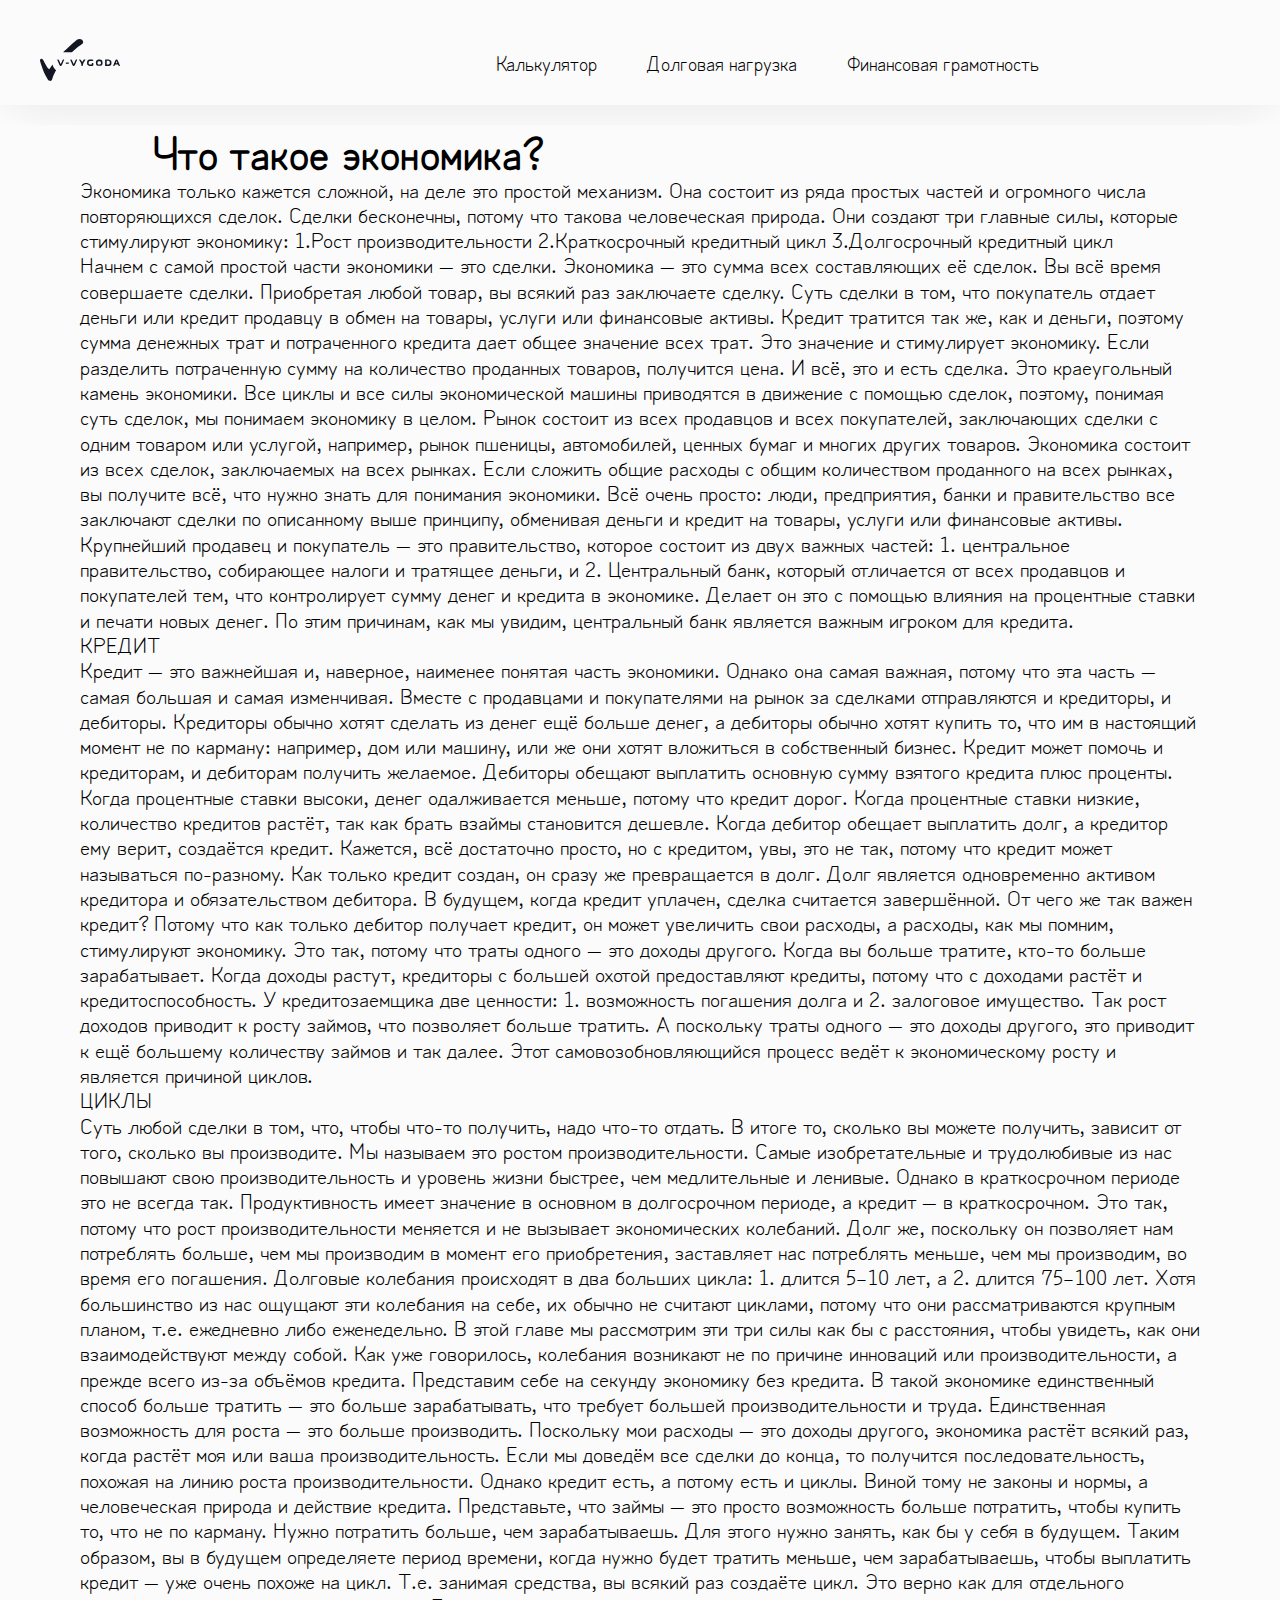
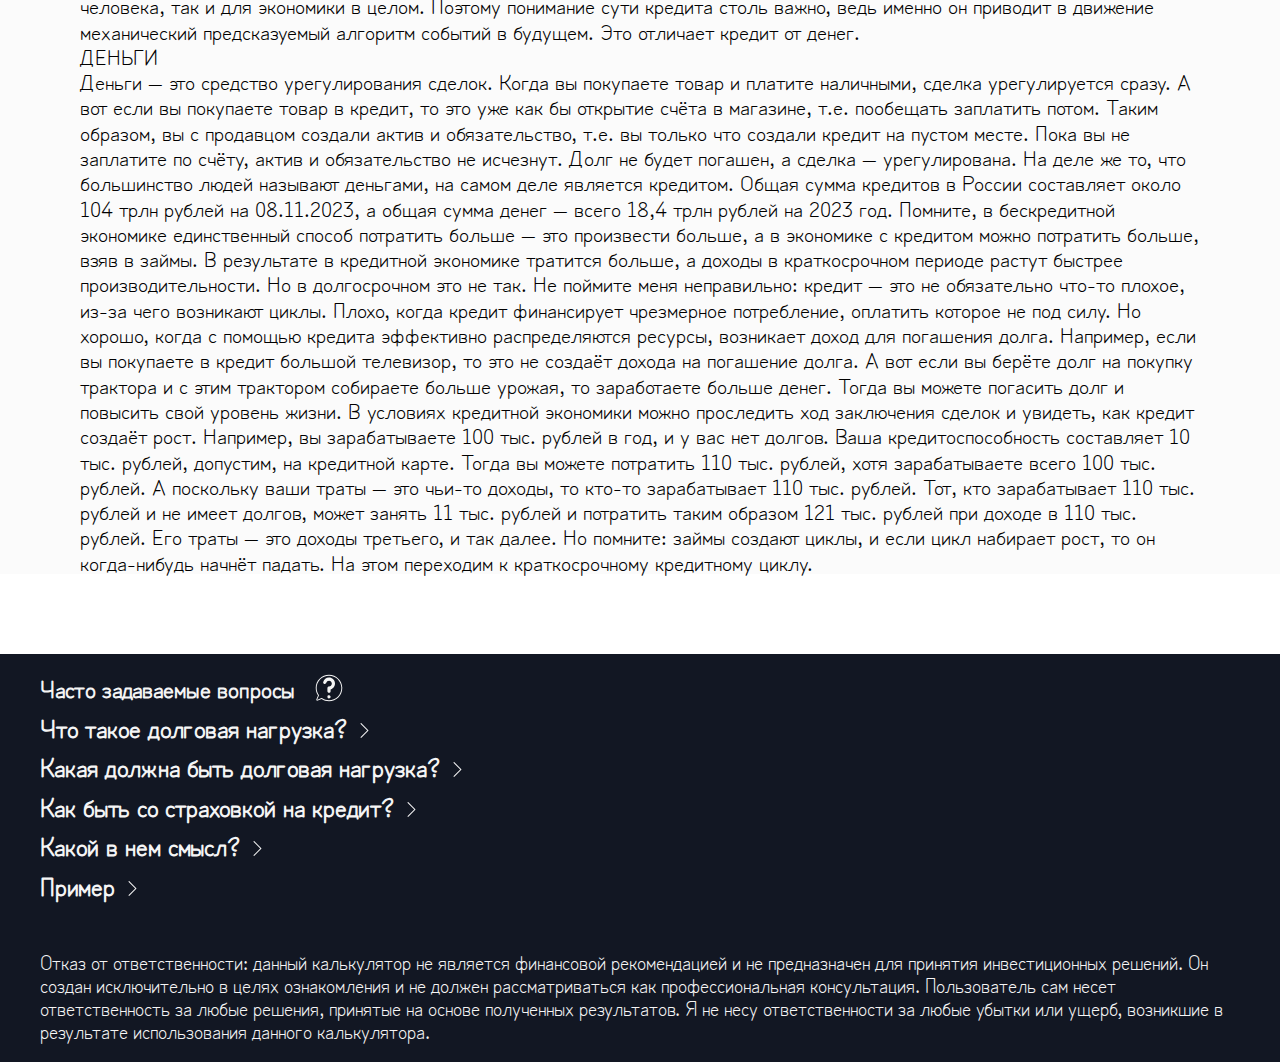
<file: economy.html>
<!DOCTYPE html>
<html lang="ru">

<head>
  <meta charset="UTF-8">
  <meta name="viewport" content="width=device-width, initial-scale=1.0">
  <title>Кредитный калькулятор, калькулятор полезных идей | V-Vygoda</title>
  <meta name="description"
    content="Калькулятор кредита и рассрочки.Кредитный калькулятор. Вычислите ежемесячный платеж и общую сумму, которую нужно заплатить за кредит с досрочным погашением. Калькулятор полезных идей">
  <meta name="keywords" content="кредит, рассрочка, калькулятор, полезные идеи, досрочное погашение">
  <meta name="author" content="Артём">
  <meta name="copyright" content="Копирайт v-vygoda">
  <meta name="url" content="https://www.v-vygoda.com/">
  <meta name="application-name" content="Калькулятор полезных идей">
  <meta name="theme-color" content="#ffffff">



  <link rel="stylesheet" href="./css/normalize.css">
  <link rel="stylesheet" href="./css/style.css">
  <link rel="stylesheet" href="./css/media.css">
  <link rel="stylesheet" href="./css/eco.css">
  <link type="image/x-icon" rel="shortcut icon" href="./img/favicon.png">

  <script type="text/javascript" async="" src="https://www.google-analytics.com/analytics.js"></script>
  <script type="text/javascript" async=""
    src="https://www.googletagmanager.com/gtag/js?id=G-1P9L5C5TBK&amp;l=dataLayer&amp;cx=c"></script>
  <script defer src="./item.js"></script>
</head>

<body>
  <header class="header">
    <div class="container header__container flex">
      <a href="./index.html" class="logo">
        <svg width="120" height="80" class="logo__svg" viewBox="0 0 63 33" fill="none"
          xmlns="http://www.w3.org/2000/svg">
          <path
            d="M29.1205 0.456123C28.372 0.91222 22.5092 6.19759 19.5903 9.09515L18.2181 10.4366L21.661 10.4634H25.1038L27.5238 8.18295C28.9209 6.86832 30.7671 5.44637 31.8648 4.82929C33.9355 3.64881 34.2847 3.11222 33.8357 1.82442C33.3866 0.56344 32.5883 2.51159e-05 31.1912 2.51159e-05C30.4677 2.51159e-05 29.5945 0.18783 29.1205 0.456123Z" />
          <path
            d="M0.355234 15.8561C-0.218573 16.4732 -0.193625 16.661 1.15357 20.739C2.50077 24.8171 3.47375 27.1244 5.02054 29.9683C6.44258 32.5707 6.8667 33 8.06421 33C9.01224 33 9.4613 32.4098 9.96027 30.4512C10.2097 29.5659 10.8833 27.9024 11.5071 26.7488L12.6297 24.6561L11.5071 23.3146C10.8833 22.5902 10.2596 21.5439 10.11 21.0341L9.81058 20.0683L8.53822 21.9732L7.29082 23.878L6.54237 23.261C6.11825 22.9122 5.07043 21.2756 4.19725 19.5854C3.32406 17.922 2.45088 16.339 2.22634 16.0707C1.62759 15.3463 0.904093 15.2659 0.355234 15.8561Z" />
          <path
            d="M13.6775 16.4195C13.7524 16.6073 14.2264 17.761 14.7254 18.9683C15.5736 20.9537 15.7482 21.1951 16.322 21.1951C16.9208 21.1951 17.0954 20.9268 17.9686 18.861C18.5175 17.5732 19.0164 16.4463 19.0414 16.3122C19.0913 16.2049 18.8667 16.0976 18.5175 16.0976C17.9936 16.0976 17.794 16.3659 17.2202 17.8415C16.821 18.8073 16.4468 19.5854 16.347 19.5854C16.2472 19.5854 15.848 18.8073 15.4738 17.8415C14.875 16.3659 14.6755 16.0976 14.1515 16.0976C13.7773 16.0976 13.6027 16.2317 13.6775 16.4195Z" />
          <path
            d="M23.9063 16.4195C23.9811 16.6073 24.4551 17.761 24.9541 18.9683C25.8023 20.9537 25.977 21.1951 26.5508 21.1951C27.1495 21.1951 27.3242 20.9268 28.1973 18.861C28.7462 17.5732 29.2452 16.4463 29.2701 16.3122C29.32 16.2049 29.0955 16.0976 28.7462 16.0976C28.2223 16.0976 28.0227 16.3659 27.4489 17.8415C27.0497 18.8073 26.6755 19.5854 26.5757 19.5854C26.4759 19.5854 26.0768 18.8073 25.7025 17.8415C25.1038 16.3659 24.9042 16.0976 24.3803 16.0976C24.0061 16.0976 23.8314 16.2317 23.9063 16.4195Z" />
          <path
            d="M30.8169 16.2317C30.8169 16.3122 31.216 17.0098 31.69 17.7878C32.3138 18.7537 32.5632 19.4781 32.5632 20.1756C32.5632 21.0878 32.6381 21.1951 33.1869 21.1951C33.7358 21.1951 33.8106 21.0878 33.8106 20.3098C33.8106 19.8268 34.0851 19.022 34.3844 18.5122C34.7088 18.0024 35.1828 17.2512 35.4323 16.822L35.8564 16.0976H35.1329C34.5341 16.0976 34.2847 16.2854 33.9104 17.0366C33.661 17.5463 33.3616 17.9756 33.2867 17.9756C33.1869 17.9756 32.8626 17.5463 32.5632 17.0366C32.189 16.3927 31.8397 16.0976 31.4156 16.0976C31.0913 16.0976 30.8169 16.1512 30.8169 16.2317Z" />
          <path
            d="M38.1267 16.3659C37.8273 16.5 37.478 16.8488 37.3283 17.1439C37.029 17.7342 36.9541 19.2903 37.2036 19.9878C37.4531 20.6585 38.6755 21.1951 40.0227 21.1951C41.819 21.1951 42.0435 21.0342 42.0435 19.8268C42.0435 18.8878 41.9687 18.7805 41.4198 18.7805C40.9209 18.7805 40.7961 18.9146 40.7961 19.4512C40.7961 20.0415 40.6963 20.122 39.8481 20.122C38.7005 20.122 38.3013 19.7463 38.3013 18.6195C38.3013 17.4122 38.8003 17.0903 40.4468 17.2244C41.5196 17.3317 41.8689 17.2512 41.9687 16.9561C42.0435 16.7415 41.9687 16.4732 41.7691 16.339C41.32 16.0439 38.8502 16.0707 38.1267 16.3659Z" />
          <path
            d="M44.7379 16.6341C44.1392 17.1439 44.0394 17.4122 44.0394 18.6195C44.0394 20.578 44.5633 21.061 46.659 21.061C48.7546 21.061 49.2785 20.578 49.2785 18.6463C49.2785 16.8219 48.7795 16.3122 46.8336 16.1512C45.661 16.0707 45.2868 16.1512 44.7379 16.6341ZM47.6319 17.6C48.1059 17.7878 48.1808 19.3171 47.7317 19.8C47.4074 20.1488 46.3346 20.2293 45.686 19.961C45.187 19.7732 45.1371 17.8146 45.6111 17.6268C46.0602 17.4122 47.1829 17.4122 47.6319 17.6Z" />
          <path
            d="M51.2744 18.6463V21.1951H52.896C54.6174 21.1951 55.8399 20.739 56.1143 19.9878C56.1892 19.7463 56.264 19.1293 56.264 18.6463C56.264 18.1634 56.1892 17.5463 56.1143 17.3049C55.8399 16.5537 54.6174 16.0976 52.896 16.0976H51.2744V18.6463ZM54.7172 17.4927C54.8919 17.6805 55.0166 18.2171 55.0166 18.7C55.0166 19.6927 54.4927 20.122 53.2952 20.122C52.5218 20.122 52.5218 20.122 52.5218 18.6463V17.1707H53.4698C53.9937 17.1707 54.5426 17.3049 54.7172 17.4927Z" />
          <path
            d="M58.9085 17.7878C57.3866 21.3829 57.4116 21.1951 58.16 21.1951C58.5842 21.1951 58.8586 21.0342 58.9334 20.6585C59.0332 20.2024 59.2827 20.122 60.3056 20.122C61.3285 20.122 61.5779 20.2024 61.6777 20.6585C61.7526 21.0073 62.027 21.1951 62.4012 21.1951C62.7256 21.1951 63 21.1146 63 21.0073C63 20.9 62.526 19.7463 61.9522 18.4585C61.054 16.3659 60.8544 16.0976 60.2806 16.0976C59.7318 16.1244 59.5322 16.3659 58.9085 17.7878ZM60.4553 18.9951C59.7817 19.1293 59.7068 18.9683 60.0312 18.0829L60.3056 17.3049L60.6299 18.1098C60.9293 18.8342 60.9293 18.9146 60.4553 18.9951Z" />
          <path
            d="M20.3387 19.0756C20.3387 19.5585 20.4634 19.6122 21.5112 19.5317C22.4093 19.4781 22.7337 19.3439 22.7836 18.9683C22.8584 18.5927 22.6838 18.5122 21.611 18.5122C20.4883 18.5122 20.3387 18.5927 20.3387 19.0756Z" />
        </svg>
      </a>
      <button class="header__btn">
        <svg width="24" height="24" viewBox="0 0 24 24" fill="none" xmlns="http://www.w3.org/2000/svg">
          <path d="M2 5H22V7H2V5Z" fill="black" />
          <path d="M2 11H22V13H2V11Z" fill="black" />
          <path d="M2 17H22V19H2V17Z" fill="black" />
        </svg>

      </button>
      <nav class="header__nav nav">
        <ul class="nav__list flex">
          <li class="nav__item"><a href="./index.html" class="nav__link">Калькулятор</a></li>
          <li class="nav__item"><a href="#" class="nav__link">Долговая нагрузка</a></li>
          <li class="nav__item"><a href="#" class="nav__link">Финансовая грамотность</a></li>
        </ul>
      </nav>


    </div>
  </header>

  <main class="main">
    <section class="hero eco__hero">
      <div class="hero__container eco__hero__container flex">
        <h1 class="hero__title eco__title">Что такое экономика?</h1>
        <p>Экономика только кажется сложной, на деле это простой механизм. Она состоит из ряда простых частей и
          огромного числа повторяющихся сделок. Сделки бесконечны, потому что такова человеческая природа. Они создают
          три главные силы, которые стимулируют экономику:

          1.Рост производительности
          2.Краткосрочный кредитный цикл
          3.Долгосрочный кредитный цикл
        </p>

        <p>
          Начнем с самой простой части экономики — это сделки.
          Экономика — это сумма всех составляющих её сделок. Вы всё время совершаете сделки. Приобретая любой товар,
          вы всякий раз заключаете сделку. Суть сделки в том, что покупатель отдает деньги или кредит продавцу в обмен
          на товары,
          услуги или финансовые активы.
          Кредит тратится так же, как и деньги, поэтому сумма денежных трат и потраченного кредита дает общее значение
          всех трат.
          Это значение и стимулирует экономику. Если разделить потраченную сумму на количество проданных товаров,
          получится цена.
          И всё, это и есть сделка.
          Это краеугольный камень экономики. Все циклы и все силы экономической машины приводятся в движение с помощью
          сделок, поэтому,
          понимая суть сделок, мы понимаем экономику в целом. Рынок состоит из всех продавцов и всех покупателей,
          заключающих сделки с
          одним товаром или услугой, например, рынок пшеницы, автомобилей, ценных бумаг и многих других товаров.
          Экономика состоит из всех сделок, заключаемых на всех рынках. Если сложить общие расходы с общим количеством
          проданного на всех
          рынках, вы получите всё, что нужно знать для понимания экономики.
          Всё очень просто: люди, предприятия, банки и правительство все заключают сделки по описанному выше принципу,
          обменивая деньги и
          кредит на товары, услуги или финансовые активы. Крупнейший продавец и покупатель — это правительство, которое
          состоит из двух важных
          частей: 1. центральное правительство, собирающее налоги и тратящее деньги, и 2. Центральный банк, который
          отличается от всех продавцов
          и покупателей тем, что контролирует сумму денег и кредита в экономике. Делает он это с помощью влияния на
          процентные ставки и печати
          новых денег. По этим причинам, как мы увидим, центральный банк является важным игроком для кредита.
        </p>
        <p>КРЕДИТ</p>
        <p>Кредит — это важнейшая и, наверное, наименее понятая часть экономики. Однако она самая важная, потому что эта
          часть — самая большая
          и самая изменчивая. Вместе с продавцами и покупателями на рынок за сделками отправляются и кредиторы, и
          дебиторы. Кредиторы обычно
          хотят сделать из денег ещё больше денег, а дебиторы обычно хотят купить то, что им в настоящий момент не по
          карману: например, дом или
          машину, или же они хотят вложиться в собственный бизнес. Кредит может помочь и кредиторам, и дебиторам
          получить желаемое. Дебиторы обещают
          выплатить основную сумму взятого кредита плюс проценты.

          Когда процентные ставки высоки, денег одалживается меньше, потому что кредит дорог. Когда процентные ставки
          низкие, количество кредитов
          растёт, так как брать взаймы становится дешевле. Когда дебитор обещает выплатить долг, а кредитор ему верит,
          создаётся кредит. Кажется,
          всё достаточно просто, но с кредитом, увы, это не так, потому что кредит может называться по-разному. Как
          только кредит создан, он сразу же
          превращается в долг. Долг является одновременно активом кредитора и обязательством дебитора. В будущем, когда
          кредит уплачен, сделка считается
          завершённой.

          От чего же так важен кредит? Потому что как только дебитор получает кредит, он может увеличить свои расходы, а
          расходы, как мы помним,
          стимулируют экономику. Это так, потому что траты одного — это доходы другого. Когда вы больше тратите, кто-то
          больше зарабатывает. Когда доходы
          растут, кредиторы с большей охотой предоставляют кредиты, потому что с доходами растёт и кредитоспособность. У
          кредитозаемщика две ценности:
          1. возможность погашения долга и 2. залоговое имущество. Так рост доходов приводит к росту займов, что
          позволяет больше тратить.
          А поскольку траты одного — это доходы другого, это приводит к ещё большему количеству займов и так далее. Этот
          самовозобновляющийся процесс
          ведёт к экономическому росту и является причиной циклов.


        </p>

        <p>ЦИКЛЫ</p>
        <p>
          Суть любой сделки в том, что, чтобы что-то получить, надо что-то отдать. В итоге то, сколько вы можете
          получить, зависит от того,
          сколько вы производите. Мы называем это ростом производительности. Самые изобретательные и трудолюбивые из нас
          повышают свою производительность
          и уровень жизни быстрее, чем медлительные и ленивые. Однако в краткосрочном периоде это не всегда так.

          Продуктивность имеет значение в основном в долгосрочном периоде, а кредит — в краткосрочном. Это так, потому
          что рост производительности меняется и не
          вызывает экономических колебаний. Долг же, поскольку он позволяет нам потреблять больше, чем мы производим в
          момент его приобретения, заставляет нас потреблять меньше, чем мы производим, во время его погашения. Долговые
          колебания происходят в два больших цикла: 1. длится 5–10 лет, а 2. длится 75–100 лет. Хотя большинство из нас
          ощущают эти колебания на себе, их обычно не считают циклами, потому что они рассматриваются крупным планом,
          т.е. ежедневно либо еженедельно.

          В этой главе мы рассмотрим эти три силы как бы с расстояния, чтобы увидеть, как они взаимодействуют между
          собой. Как уже говорилось, колебания возникают не по причине инноваций или производительности, а прежде всего
          из-за объёмов кредита. Представим себе на секунду экономику без кредита. В такой экономике единственный способ
          больше тратить — это больше зарабатывать, что требует большей производительности и труда. Единственная
          возможность для роста — это больше производить. Поскольку мои расходы — это доходы другого, экономика растёт
          всякий раз, когда растёт моя или ваша производительность.

          Если мы доведём все сделки до конца, то получится последовательность, похожая на линию роста
          производительности. Однако кредит есть, а потому есть и циклы. Виной тому не законы и нормы, а человеческая
          природа и действие кредита. Представьте, что займы — это просто возможность больше потратить, чтобы купить то,
          что не по карману. Нужно потратить больше, чем зарабатываешь. Для этого нужно занять, как бы у себя в будущем.
          Таким образом, вы в будущем определяете период времени, когда нужно будет тратить меньше, чем зарабатываешь,
          чтобы выплатить кредит — уже очень похоже на цикл.

          Т.е. занимая средства, вы всякий раз создаёте цикл. Это верно как для отдельного человека, так и для экономики
          в целом. Поэтому понимание сути кредита столь важно, ведь именно он приводит в движение механический
          предсказуемый алгоритм событий в будущем. Это отличает кредит от денег.
        </p>
        <p>ДЕНЬГИ</p>

        Деньги — это средство урегулирования сделок. Когда вы покупаете товар и платите наличными, сделка урегулируется
        сразу. А вот если вы покупаете товар в кредит, то это уже как бы открытие счёта в магазине, т.е. пообещать
        заплатить потом. Таким образом, вы с продавцом создали актив и обязательство, т.е. вы только что создали кредит
        на пустом месте. Пока вы не заплатите по счёту, актив и обязательство не исчезнут. Долг не будет погашен, а
        сделка — урегулирована.

        На деле же то, что большинство людей называют деньгами, на самом деле является кредитом. Общая сумма кредитов в
        России составляет около 104 трлн рублей на 08.11.2023, а общая сумма денег — всего 18,4 трлн рублей на 2023 год.
        Помните, в бескредитной экономике единственный способ потратить больше — это произвести больше, а в экономике с
        кредитом можно потратить больше, взяв в займы. В результате в кредитной экономике тратится больше, а доходы в
        краткосрочном периоде растут быстрее производительности. Но в долгосрочном это не так.

        Не поймите меня неправильно: кредит — это не обязательно что-то плохое, из-за чего возникают циклы. Плохо, когда
        кредит финансирует чрезмерное потребление, оплатить которое не под силу. Но хорошо, когда с помощью кредита
        эффективно распределяются ресурсы, возникает доход для погашения долга. Например, если вы покупаете в кредит
        большой телевизор, то это не создаёт дохода на погашение долга. А вот если вы берёте долг на покупку трактора и
        с этим трактором собираете больше урожая, то заработаете больше денег. Тогда вы можете погасить долг и повысить
        свой уровень жизни.

        В условиях кредитной экономики можно проследить ход заключения сделок и увидеть, как кредит создаёт рост.
        Например, вы зарабатываете 100 тыс. рублей в год, и у вас нет долгов. Ваша кредитоспособность составляет 10 тыс.
        рублей, допустим, на кредитной карте. Тогда вы можете потратить 110 тыс. рублей, хотя зарабатываете всего 100
        тыс. рублей. А поскольку ваши траты — это чьи-то доходы, то кто-то зарабатывает 110 тыс. рублей. Тот, кто
        зарабатывает 110 тыс. рублей и не имеет долгов, может занять 11 тыс. рублей и потратить таким образом 121 тыс.
        рублей при доходе в 110 тыс. рублей. Его траты — это доходы третьего, и так далее. Но помните: займы создают
        циклы, и если цикл набирает рост, то он когда-нибудь начнёт падать. На этом переходим к краткосрочному
        кредитному циклу.

      </div>
    </section>

    <section class="" id="">
      <div class="container c">

      </div>
    </section>


    <section class="value">

    </section>

  </main>
  <footer class="footer">
    <div class="container footer__container flex">
      <div class="footer__box">
        <div class="footer__subtitle__box">
          <h2 class="footer__subtitle">Часто задаваемые вопросы</h2>
          <svg width="28" height="28" class="footer__svg" viewBox="0 0 28 28" fill="none"
            xmlns="http://www.w3.org/2000/svg">
            <path
              d="M13.9563 3.60001C11.1938 3.61876 8.93125 5.49376 8.23125 7.95626C7.9375 8.98126 8.70625 10 9.76875 10C10.4875 10 11.1125 9.51876 11.3125 8.83126C11.6438 7.68126 12.7 6.80001 14.0063 6.80001C15.5688 6.80001 16.8313 8.08126 16.8063 9.65001C16.7813 11.1875 15.4938 12.4 13.9625 12.4C13.1063 12.4 12.4063 13.0938 12.4063 13.9563V17.2C12.4063 18.075 13.1063 18.7813 13.975 18.8C14.875 18.8188 15.6063 18.0625 15.6063 17.1625V15.3813C18.2125 14.6625 20.1063 12.2313 20 9.37501C19.875 6.11876 17.2125 3.57501 13.9563 3.60001Z" />
            <path
              d="M14.6131 24.2785C15.4295 23.9403 15.8172 23.0043 15.479 22.1879C15.1408 21.3715 14.2048 20.9838 13.3884 21.322C12.572 21.6602 12.1843 22.5962 12.5225 23.4126C12.8607 24.229 13.7967 24.6167 14.6131 24.2785Z" />
            <path
              d="M14 0.731262C6.68125 0.731262 0.731251 6.68126 0.731251 14C0.731251 16.6625 1.5125 19.225 3 21.4188L1.3875 25.1813C1.2125 25.5938 1.3 26.0688 1.61875 26.3875C1.9375 26.7063 2.4125 26.7938 2.825 26.6188L6.5875 25.0063C8.78125 26.4875 11.3438 27.275 14.0063 27.275C21.325 27.275 27.275 21.325 27.275 14.0063C27.2687 6.68126 21.3188 0.731262 14 0.731262ZM14 26.3313C11.4438 26.3313 8.9875 25.5563 6.90625 24.0875C6.825 24.0313 6.73125 24 6.6375 24C6.575 24 6.5125 24.0125 6.45 24.0375L2.45 25.75C2.36875 25.7875 2.3125 25.75 2.275 25.7188C2.24375 25.6875 2.20625 25.625 2.24375 25.5438L3.95625 21.5438C4.01875 21.3938 4 21.225 3.90625 21.0875C2.44375 19.0125 1.66875 16.5563 1.66875 14C1.66875 7.20001 7.2 1.66876 14 1.66876C20.8 1.66876 26.3312 7.20001 26.3312 14C26.3312 20.8 20.8 26.3313 14 26.3313Z" />
          </svg>
        </div>

        <ul class="footer__list">
          <li class="footer__item">
            <a class="footer__link">
              <h3 class="footer__subtitle__item"> Что такое долговая нагрузка?</h3>
              <svg width="30" height="30" viewBox="0 0 63 117" class="footer__link__svg" fill="none"
                xmlns="http://www.w3.org/2000/svg">
                <path
                  d="M7.4 115.3C6.6 116.1 5.6 116.5 4.5 116.5C3.4 116.5 2.4 116.1 1.6 115.3C-2.26498e-06 113.7 -2.26498e-06 111.1 1.6 109.5L52.6 58.5L1.6 7.5C-2.26498e-06 5.9 -2.26498e-06 3.3 1.6 1.7C3.2 0.1 5.8 0.1 7.4 1.7L61.3 55.6C62.9 57.2 62.9 59.8 61.3 61.4L7.4 115.3Z" />
              </svg>
            </a>
            <p class="footer__text__item text">Долговая нагрузка - это соотношение вашего ежемесячного дохода к вашим
              ежемесячным расходам. Простыми словами это сколько вы получаете денег в месяц и сколько вы тратите на
              платежи по кредитам, комунальным платежам, сьем жилья, рассрочкам и т.д
            </p>

          </li>

          <li class="footer__item">
            <a class="footer__link">
              <h3 class="footer__subtitle__item">Какая должна быть долговая нагрузка?</h3>
              <svg width="30" height="30" viewBox="0 0 63 117" class="footer__link__svg" fill="none"
                xmlns="http://www.w3.org/2000/svg">
                <path
                  d="M7.4 115.3C6.6 116.1 5.6 116.5 4.5 116.5C3.4 116.5 2.4 116.1 1.6 115.3C-2.26498e-06 113.7 -2.26498e-06 111.1 1.6 109.5L52.6 58.5L1.6 7.5C-2.26498e-06 5.9 -2.26498e-06 3.3 1.6 1.7C3.2 0.1 5.8 0.1 7.4 1.7L61.3 55.6C62.9 57.2 62.9 59.8 61.3 61.4L7.4 115.3Z" />
              </svg>
            </a>
            <p class="footer__text__item text ">Ваша долговая нагрузка не должна превышать 50% от вашей зароботной
              платы, потому что при долговой нагрузке свыше 50% может привести к финансовым трудностям, так как ваш
              доход может упасть.</p>

          </li>

          <li class="footer__item">
            <a class="footer__link">
              <h3 class="footer__subtitle__item">Как быть со страховкой на кредит?</h3>
              <svg width="30" height="30" viewBox="0 0 63 117" class="footer__link__svg" fill="none"
                xmlns="http://www.w3.org/2000/svg">
                <path
                  d="M7.4 115.3C6.6 116.1 5.6 116.5 4.5 116.5C3.4 116.5 2.4 116.1 1.6 115.3C-2.26498e-06 113.7 -2.26498e-06 111.1 1.6 109.5L52.6 58.5L1.6 7.5C-2.26498e-06 5.9 -2.26498e-06 3.3 1.6 1.7C3.2 0.1 5.8 0.1 7.4 1.7L61.3 55.6C62.9 57.2 62.9 59.8 61.3 61.4L7.4 115.3Z" />
              </svg>
            </a>
            <p class="footer__text__item text">По закону вы имеете право на возврат части
              страховой премии, если договор страхования предусматривает выплату страхового возмещения при отсутствии
              остатка по кредиту. <br>Федеральный закон вступил в силу от 27.12.2019 № 483-ФЗ С 1 сентября
              2020 года , который вносит изменения в статью 958 Гражданского кодекса Российской Федерации.
            </p>

          </li>

          <li class="footer__item">
            <a class="footer__link">
              <h3 class="footer__subtitle__item">Какой в нем смысл?</h3>
              <svg width="30" height="30" viewBox="0 0 63 117" class="footer__link__svg" fill="none"
                xmlns="http://www.w3.org/2000/svg">
                <path
                  d="M7.4 115.3C6.6 116.1 5.6 116.5 4.5 116.5C3.4 116.5 2.4 116.1 1.6 115.3C-2.26498e-06 113.7 -2.26498e-06 111.1 1.6 109.5L52.6 58.5L1.6 7.5C-2.26498e-06 5.9 -2.26498e-06 3.3 1.6 1.7C3.2 0.1 5.8 0.1 7.4 1.7L61.3 55.6C62.9 57.2 62.9 59.8 61.3 61.4L7.4 115.3Z" />
              </svg>
            </a>
            <p class="footer__text__item text">Часть кредита, взятого под
              проценты, будет выплачиваться без процентов, при этом вы будете выплачивать и кредит, и иметь те же
              самые товары.
            </p>

          </li>

          <li class="footer__item">
            <a class="footer__link">
              <h3 class="footer__subtitle__item">Пример</h3>
              <svg width="30" height="30" viewBox="0 0 63 117" class="footer__link__svg" fill="none"
                xmlns="http://www.w3.org/2000/svg">
                <path
                  d="M7.4 115.3C6.6 116.1 5.6 116.5 4.5 116.5C3.4 116.5 2.4 116.1 1.6 115.3C-2.26498e-06 113.7 -2.26498e-06 111.1 1.6 109.5L52.6 58.5L1.6 7.5C-2.26498e-06 5.9 -2.26498e-06 3.3 1.6 1.7C3.2 0.1 5.8 0.1 7.4 1.7L61.3 55.6C62.9 57.2 62.9 59.8 61.3 61.4L7.4 115.3Z" />
              </svg>
            </a>
            <p class="footer__text__item text">Допустим, у меня есть заработная плата в размере 60 тысяч рублей. Так
              же у меня есть долговые обязательства: по ипотеке - 15 тысяч, по кредиту - 5 тысяч, коммунальные платежи
              - 5 тысяч рублей. Итого моя ежемесячная долговая нагрузка составляет 25 тысяч рублей, или 42% от моей
              заработной платы.
              И я решил сделать подарок своей любимой жене, который стоит 30 тысяч рублей. У меня есть эти 30 тысяч, и
              тут есть два варианта:
              <br>Купить за наличные деньги и оставить долговую нагрузку как есть и на тот же срок. <br>Либо
              рассчитать долговую
              нагрузку: если брать в рассрочку на 6 месяцев этот подарок, тогда к моей долговой нагрузке прибавляется
              еще 5 тысяч рублей, и она становится 30 тысяч в месяц, или 50%. Это моя максимальная долговая нагрузка,
              которую я могу себе позволить.
              А эти деньги вложить в досрочное погашение кредита, и спустя 6 месяцев у меня будет долговая нагрузка
              снижена на 1 тысячу рублей. Это погашение сэкономит мне переплату по кредиту в размере 29 тысяч. А также
              вы будете уменьшать срок кредита.

              Итог: есть подарок, а также уменьшение кредита, его срока и переплаты.
            </p>

          </li>

        </ul>
      </div>

      <!-- <ul class="footer__list__icon flex">
        <li class="footer__item__socall">
          <p class="footer__text text">Если у вас есть какие то предложения по улучшению калькулятора то пишите в мой
            теллеграмм</p>
          <a href="https://t.me/V_vygoda" class="footer__social1" aria-label="мой теллеграмм">
            <svg width="19" height="22" viewBox="0 0 19 22" fill="none" class="footer__social__svg"
              xmlns="http://www.w3.org/2000/svg">
              <path fill-rule="evenodd" clip-rule="evenodd"
                d="M7.929 15.156L1.834 14.479C1.214 14.41 0.701 13.964 0.547 13.36C0.392 12.755 0.628 12.118 1.14 11.76C4.92 9.114 12.678 3.683 16.594 0.942001C17.118 0.575001 17.817 0.581001 18.335 0.956001C18.853 1.332 19.076 1.995 18.889 2.607C17.504 7.159 14.77 16.141 13.463 20.437C13.284 21.024 12.766 21.443 12.154 21.495C11.542 21.546 10.961 21.22 10.686 20.671L7.929 15.156ZM1.945 13.485C1.738 13.462 1.567 13.314 1.516 13.112C1.464 12.911 1.543 12.698 1.713 12.579C5.493 9.933 13.251 4.502 17.168 1.761C17.342 1.638 17.575 1.64 17.748 1.766C17.921 1.891 17.995 2.112 17.933 2.316C16.547 6.868 13.814 15.85 12.506 20.146C12.447 20.341 12.274 20.481 12.07 20.498C11.866 20.515 11.672 20.407 11.581 20.224C10.397 17.857 8.702 14.466 8.702 14.466C8.626 14.314 8.478 14.211 8.31 14.193L1.945 13.485Z" />
              <path fill-rule="evenodd" clip-rule="evenodd"
                d="M12.851 7.57599L7.851 14.394C7.688 14.616 7.736 14.93 7.959 15.093C8.182 15.256 8.495 15.208 8.658 14.985L13.658 8.16699C13.821 7.94399 13.773 7.63099 13.55 7.46799C13.328 7.30499 13.015 7.35299 12.851 7.57599Z" />
            </svg>
          </a>
        </li>
      </ul> -->

      <p class="footer__text__none text">Отказ от ответственности: данный калькулятор не является финансовой
        рекомендацией и
        не предназначен для принятия инвестиционных решений. Он создан исключительно в целях ознакомления и не должен
        рассматриваться как профессиональная консультация. Пользователь сам несет ответственность за любые решения,
        принятые на основе полученных результатов. Я не
        несу ответственности за любые убытки или ущерб, возникшие в результате использования данного калькулятора.
      </p>
    </div>
  </footer>
</body>

</html>
</file>
<file: css/style.css>
:root {
  --ligth_white-color: #FBFBFB;
  --ligth_gray-color: #f5f5f5;
  --ligth_gray_border-color: #bcbbbb;
  --black-color: #121723;
  --text-color: #c73d7e;
  --hover-color: #6c2952;
  --active-color: #6c295254;



  --font-Regular: 'ZenKurenaido-Regular', fallback, sans-serif;


}

@font-face {
  font-family: 'ZenKurenaido-Regular';
  src: local('ZenKurenaido-Regular'), local('ZenKurenaido-Regular'),
    url('../font/ZenKurenaido-Regular.woff2') format('woff2'),
    url('../font/ZenKurenaido-Regular.woff') format('woff');
  font-weight: 400;
  font-display: swap;
}




html {
  box-sizing: border-box;
  overflow-x: hidden;
}

*::before,
*::after {
  box-sizing: inherit;
}

a {
  color: inherit;
  text-decoration: none;
}

img {
  width: 100%;
}

li {
  list-style-type: none;
}

ul {
  padding: 0;
  margin: 0;
}

p,
h1,
h2,
h3 {
  margin: 0;
  width: fit-content;
  font-family: var(--font-Regular);
}

body {
  font-family: var(--font-Regular);
  font-size: 22px;
  overflow-x: hidden;
}

section {
  margin-bottom: 80px;
}

input::-webkit-outer-spin-button,
input::-webkit-inner-spin-button {
  -webkit-appearance: none;
  margin: 0;
}

.flex {
  display: -webkit-box;
  display: -ms-flexbox;
  display: flex;
  -webkit-box-orient: horizontal;
  -webkit-box-direction: normal;
  -ms-flex-direction: row;
  flex-direction: row;
  -ms-flex-wrap: wrap;
  flex-wrap: wrap;
  align-items: center;
}

h2 {
  font-size: 24px;
}

.text {
  font-size: 16px;
  color: var(--black-color);
}

.btn {
  padding: 10px;
  border-radius: 7px;
  transition: all 0.3s ease-in-out;
}

.btn:hover {
  box-shadow: 0 0 35px hsla(0, 0%, 9%, 0.3);
}

.btn:focus {
  box-shadow: 0 0 35px hsla(0, 0%, 9%, 0.3);
  background-color: var(--ligth_white-color);
  color: var(--black-color);
}

.btn:active {
  box-shadow: none;
  background-color: var(--ligth_white-color);
  color: var(--black-color);
}

/* header */
.header__container {
  padding: 0px 20px;
  align-items: center;
  flex-direction: column;
  position: relative;
}

.header {
  background-color: var(--ligth_white-color);
  box-shadow: 0 5px 57px 0 rgba(0, 0, 0, 0.1);
  height: 85px;
  margin-bottom: 20px;
  padding: 30px 0;
}

.logo {
  margin-bottom: 20px;
  margin-right: auto;
  transition: all .3s ease-in-out;
}

.logo__svg {
  width: 60px;
  height: 40px;
  fill: var(--black-color);
}

.header__btn {
  padding: 0;
  border: none;
  background-color: transparent;
  transition: all .3s ease-in-out;
  position: absolute;
  top: 5px;
  right: 23px;

}

.header__nav {
  width: 100%;
  overflow-x: scroll;
  overflow-y: hidden;
}
.nav__item {
  padding: 10px;
}
.nav__list {
  padding: 0 15px;
  width: 420px;
  justify-content: space-between;
}

::-webkit-scrollbar {
  display: none;
}

.nav__link {
  font-size: 16px;
  outline: none;
  transition: all .3s ease-in-out;
}

.nav__link:hover {
  color: var(--text-color);
}

.nav__link:focus {
  outline: 1px solid var(--hover-color);
  color: var(--text-color);
}

.nav__link:active {
  color: var(--active-color);
}




.main {
  background-color: var(--ligth_white-color);
  padding: 0 20px;
}

/* hero */
.hero__container {
  margin-bottom: 40px;
}

.hero__picture {
  width: 48%;
}

.hero__img {
  display: none;
}

.hero__title {
  font-weight: 700;
  display: flex;
  flex-direction: column;
  width: 100%;
  align-items: center;
}

.hero__title__span {
  font-size: 50px;
  transition: all 0.4s ease-in-out;
}

.sp__2 {
  padding-left: 50px;
}

.sp__3 {
  padding-right: 100px;
}

.hero__list {
  align-items: baseline;
  gap: 55px;
  width: 100%;
  justify-content: center;
}

.hero__item {
  position: relative;
  border: 5px solid black;
  padding: 34px 40px 30px 20px;
  max-width: 255px;
  height: 220px;

  width: 100%;
  text-overflow: ellipsis;
  overflow: hidden;
  transition: all 0.3s ease-in-out;
  outline: none;
}

.hero__text {
  height: 155px;
  overflow: scroll;
  transition: all 0.3s ease-in-out;
}

.hero__subtitle {
  margin-bottom: 10px;
  max-width: 175px;
  transition: all 0.3s ease-in-out;

}

.hero__icon {
  position: absolute;
  right: 40px;
  top: 30px;
  fill: var(--black-color);
  transition: all 0.3s ease-in-out;

}

/* calc */

.calc {
  box-shadow: 1px 24px 24px -2px rgba(0, 0, 0, 0.1);
}

.calc__container {
  background-color: var(--ligth_gray-color);
  padding: 10px 15px;
  border-bottom: 1px solid var(--ligth_gray_border-color);
}

.calc__nav {
  font-weight: 700;
  font-size: 20px;
  padding: 0 0 20px 0;
  ;
  border-bottom: 1px solid var(--ligth_gray_border-color);
}



.calc__item {
  width: 50%;
}


.text {
  color: var(--black-color);
}

/* form */
.form {
  padding: 0 0 15px 0;
}

.form__container {
  width: 80%;
  padding: 15px 0;
  background-color: var(--ligth_gray-color);
  justify-content: space-between;
  flex-direction: column;
  align-items: baseline;
}

.form__input {
  width: 100%;
  max-width: 340px;
  margin-bottom: 10px;

}

.form__text {
  margin-bottom: 10px;
}

.input__form__calc {
  width: 190px;
  border-radius: 8px;
  padding: 2px 7px;
  transition: all .3s ease-in-out;
  outline: none;
}

.calc__input {
  position: relative;
  outline: none;
  transition: all .3s ease-in-out;
}

.calc__input:hover {
  box-shadow: 0 0 35px hsla(0, 0%, 9%, 0.3);
}

.input__svg {
  position: absolute;
  width: 23px;
  height: 22px;
  right: 2px;
  top: 4px;
  fill: var(--black-color);
  transition: .25s;
}

.form__subtitle {
  margin-bottom: 10px;
}

.input__div {
  justify-content: space-between;
  margin-bottom: 8px;
}



/* footer */
.footer {
  background-color: var(--black-color);

}

.footer__container {
  padding: 20px;
}

.footer__text {
  color: var(--ligth_gray-color);
  margin-bottom: 10px;
}
.footer__text__none {
  color: var(--ligth_gray-color);
  font-size: 13px;
}
.footer__box {
  color: var(--ligth_gray-color);
  margin-right: auto;
  margin-bottom: 40px;
}

.footer__subtitle {
  margin-bottom: 10px;
}

.footer__social__svg {
  fill: var(--ligth_gray-color);
  transition: all .3s ease-in-out;
}

.footer__list__icon {
  gap: 40px;
}

.footer__social1:hover svg {
  fill: var(--text-color);
}

.footer__subtitle__box {
  display: flex;
  gap: 20px;
}

.footer__svg {
  fill: var(--ligth_gray-color);
}

.footer__text__item {
  color: var(--ligth_white-color);
  display: none;
  transition: all .3s ease-in-out;
  margin-bottom: 10px;
}
.footer__subtitle__item {
  margin-bottom: 10px;
  margin-right: 10px;
  cursor: pointer;
}
.footer__link {
  display: flex;
  align-items: baseline;
  transition: all .3s ease-in-out;
  position: relative;
}
.footer__link__svg {
  width: 15px;
  height: 15px;
  fill: var(--ligth_gray-color);
  transition: all .3s ease-in-out;
  cursor: pointer;
}
.footer__link:hover {
  color: var(--text-color);
}
.footer__link:hover .footer__link__svg {
  fill: var(--text-color);
  margin-left: 10px;
}

.footer__item > h3:focus + .footer__text__item {
  display: block;
}



/* ---------------------------------------------- */

/* js элементы  */
.result-div {
  width: 100%;
  margin-bottom: 20px;
}

.text__table {
  margin-bottom: 20px;
}

.calc__subtitle {
  font-size: 20px;
  color: var(--black-color);
  margin-bottom: 10px;
}

.result-div-container {
  flex-direction: column;
}

.result__div__pay,
.result-div-container,
.table {
  background-color: var(--ligth_gray-color);
  padding: 10px 15px;
}

.result__div__pay:last-child {
  padding-bottom: 45px;
}

.calc__text__pay {
  color: var(--black-color);
}

.result__div__pay {
  overflow-x: scroll;
}

/* Таблица  */
.table {
  border-collapse: collapse;
  width: 100%;
  font-size: 16px;

}

.table th,
.table td {
  border: 1px solid #ddd;
  padding: 8px;
  text-align: left;
}

.table th {
  background-color: #f0f0f0;
}
</file>
<file: css/media.css>
@media (min-width: 425px) {
  .nav__list {
    width: 450px;
  }
}

@media (min-width: 590px) {

  .header__container,
  .main {
    padding: 0 40px;
  }

  .header__nav {
    overflow-x: hidden;
  }

  .nav__list {
    width: 95%;
  }

  .footer__container {
    padding: 20px 40px;
  }
  .footer__text__item {
    width: 50%;
  }
}

@media (min-width: 768px) {
  .header {
    height: 45px;
  }

  .header__container {
    flex-direction: row;
    align-items: center;
  }

  .logo {
    margin-bottom: 0px;
  }

  .logo__svg {
    width: 80px;
    height: 60px;
  }

  .header__btn {
    display: none;

  }

  .header__nav {
    width: fit-content;
    margin-left: auto;
    margin-right: auto;
  }

  .nav__list {
    width: 100%;
    gap: 20px;
    justify-content: normal;
  }


  .hero {
    margin-bottom: 60px;
  }

  .hero__container {
    padding: 0 40px;
  }

  .hero__img {
    display: block;
  }

  .hero__picture {
    width: 47%;
  }
  .hero__text {
    height: 115px;
  }
  .hero__title {
    width: 47%;
  }

  .hero__item {
    max-width: 192px;
    height: 178px;
  }

  .hero__list {
    gap: 30px;
  }

  .hero__icon {

    right: 17px;
    top: 13px;
  }

  .form__input {
    max-width: 500px;
  }



  .result-div-container {
    flex-direction: row;
  }

  .result-div {
    width: 50%;
  }
}

@media (min-width: 1024px) {
  .text {
    font-size: 20px;
  }

  .form__text {
    font-size: 18px;
  }

  .nav__link {
    font-size: 20px;
  }

  .nav__list {
    gap: 30px;
  }

  .hero__title__span {
    font-size: 60px;
  }

  .hero__title__span:hover {
    font-size: 70px;
  }

  .hero__title {
    width: 48%;
  }

  .hero__img {
    max-width: 447px;
    height: 352px;
  }

  .hero__text {
    overflow-y: scroll;
  }
}

@media (min-width: 1440px) {
  .header {
    background-color: var(--ligth_white-color);
    box-shadow: 0 5px 57px 0 rgba(0, 0, 0, 0.1);
    height: 85px;
    margin-bottom: 30px;
    padding: 30px 0;
  }

  .header__container {
    padding: 0px 144px;
  }

  .btn {
    padding: 10px;
    border-radius: 7px;
    transition: all 0.3s ease-in-out;
  }

  .btn:hover {
    box-shadow: 0 0 35px hsla(0, 0%, 9%, 0.3);
  }

  .btn:focus {
    box-shadow: 0 0 35px hsla(0, 0%, 9%, 0.3);
    background-color: var(--ligth_white-color);
    color: var(--black-color);
  }

  .btn:active {
    box-shadow: none;
    background-color: var(--ligth_white-color);
    color: var(--black-color);
  }

  /* header */


  .logo {
    margin-right: auto;
    transition: all .3s ease-in-out;
  }

  .logo__svg {
    width: 120px;
    height: 80px;
    fill: var(--black-color);
  }

  .nav__list {
    width: fit-content;
    justify-content: flex-start;
    gap: 95px;
  }

  .nav__link {
    font-size: 24px;
    outline: none;
    transition: all .3s ease-in-out;
  }

  .nav__link:hover {
    color: var(--hover-color);
  }

  .nav__link:focus {
    outline: 1px solid var(--hover-color);
    color: var(--hover-color);
  }

  .nav__link:active {
    color: var(--active-color);
  }





  .main {
    background-color: var(--ligth_white-color);
    padding: 0 144px;
  }

  /* hero */
  .hero__container {
    gap: 30px;
    margin-bottom: 80px;
  }

  .hero__picture {
    width: 46%;
  }

  .hero__img {
    max-width: fit-content;
    height: fit-content;
  }

  .hero__title {
    font-weight: 700;
    display: flex;
    flex-direction: column;
    width: 46%;
    margin-left: auto;
  }


  .sp__2 {
    padding-left: 210px;
  }

  .sp__3 {
    padding-left: 80px;
  }


  .hero__item {
    position: relative;
    border: 5px solid black;
    padding: 34px 40px 30px 20px;
    max-width: 255px;
    height: 220px;

    width: 100%;
    text-overflow: ellipsis;
    overflow: hidden;
    transition: all 0.3s ease-in-out;
    outline: none;
  }

  .hero__text {
    height: 140px;
    transition: all 0.3s ease-in-out;
  }

  .hero__item:hover p.hero__text {
    height: fit-content;
  }

  .hero__item:hover a.hero__link svg {
    right: 10px;
    top: 10px;
  }

  .hero__item:hover {
    max-width: 300px;
    height: 300px;
  }

  .hero__item:hover h2.hero__subtitle {
    max-width: 280px;
  }





  .hero__item:active p.hero__text {
    height: fit-content;
  }

  .hero__item:active a.hero__link svg {
    right: 10px;
    top: 10px;
  }

  .hero__item:active {
    max-width: 300px;
    height: 300px;
  }

  .hero__item:active h2.hero__subtitle {
    max-width: 280px;
  }

  .hero__subtitle {
    margin-bottom: 10px;
    max-width: 175px;
    transition: all 0.3s ease-in-out;

  }


  /* calc */

  .calc {
    box-shadow: 1px 24px 24px -2px rgba(0, 0, 0, 0.1);
  }

  .calc__container {
    background-color: var(--ligth_gray-color);
    padding: 15px 30px;
    border-bottom: 1px solid var(--ligth_gray_border-color);
  }

  .calc__nav {
    font-weight: 700;
    font-size: 20px;
    padding: 20px;
    border-bottom: 1px solid var(--ligth_gray_border-color);
  }



  .calc__item {
    width: 50%;
  }




  /* form */
  .form {
    padding: 15px;
  }

  .form__container {
    width: 100%;
    padding: 15px 0;
    background-color: var(--ligth_gray-color);
    justify-content: space-between;
    flex-direction: row;
  }

  .form__input {
    width: 43%;
    margin-bottom: 10px;
  }

  .form__text {
    margin-bottom: 0;
  }

  .input__form__calc {
    width: 190px;
    border-radius: 8px;
    padding: 2px 7px;
    transition: all .3s ease-in-out;
    outline: none;
  }

  .calc__input {
    position: relative;
    outline: none;
    transition: all .3s ease-in-out;
  }

  .calc__input:hover {
    box-shadow: 0 0 35px hsla(0, 0%, 9%, 0.3);
  }

  .input__svg {
    position: absolute;
    width: 23px;
    height: 22px;
    right: 2px;
    top: 4px;
    fill: var(--black-color);
    transition: .25s;
  }

  .form__subtitle {
    margin-bottom: 10px;
  }




  /* footer */
  .footer {
    background-color: var(--black-color);

  }

  .footer__container {
    padding: 40px 144px;
  }

  .footer__text,
  .footer__text__item {
    color: var(--ligth_gray-color);
  }

  .footer__box {
    color: var(--ligth_gray-color);
    margin-right: auto;
    margin-bottom: 40px;
  }

  .footer__subtitle {
    margin-bottom: 10px;
  }

  .footer__social__svg {
    fill: var(--ligth_gray-color);
    transition: all .3s ease-in-out;
  }

  .footer__list__icon {
    gap: 40px;
  }

  .footer__social-svg1,
  .footer__social-svg2,
  .footer__social-svg3 {
    fill: var(--ligth_gray_border-color);
  }

  .footer__social1:hover svg {
    fill: var(--text-color);
  }

  /* ---------------------------------------------- */

  /* js элементы  */

  .text__table {
    margin-bottom: 20px;
  }

  .calc__subtitle {
    font-size: 36px;
    color: var(--black-color);
    margin-bottom: 10px;
  }

  .result__div__pay,
  .result-div-container,
  .table {
    background-color: var(--ligth_gray-color);
    padding: 10px 45px;
  }

  .result__div__pay:last-child {
    padding-bottom: 45px;
  }

  .calc__text__pay {
    color: var(--black-color);
  }

  .result__div__pay {
    overflow-x: hidden;
  }

  /* Таблица  */
  .table {
    border-collapse: collapse;
    width: 100%;
    font-size: 22px;
  }

  .table th,
  .table td {
    border: 1px solid #ddd;
    padding: 8px;
    text-align: left;
  }

  .table th {
    background-color: #f0f0f0;
  }


}

@media (min-width: 1920px) {
  h2 {
    font-size: 32px;
  }

  .text {
    font-size: 22px;
  }

  .nav__list {
    gap: 144px;
  }

  .hero__title__span {
    font-size: 85px;
    transition: all 0.4s ease-in-out;
  }

  .hero__title__span:hover {
    font-size: 100px;
  }


  .hero__list {
    align-items: baseline;
    gap: 92px;
    width: 100%;
    justify-content: center;
  }

  .hero__icon {
    position: absolute;
    right: 40px;
    top: 30px;
    fill: var(--black-color);
    transition: all 0.3s ease-in-out;

  }
  .form__container {
    justify-content: space-around;
  }
}
</file>
<file: css/eco.css>
.eco__title {
  margin-left: 0px;
}
</file>
